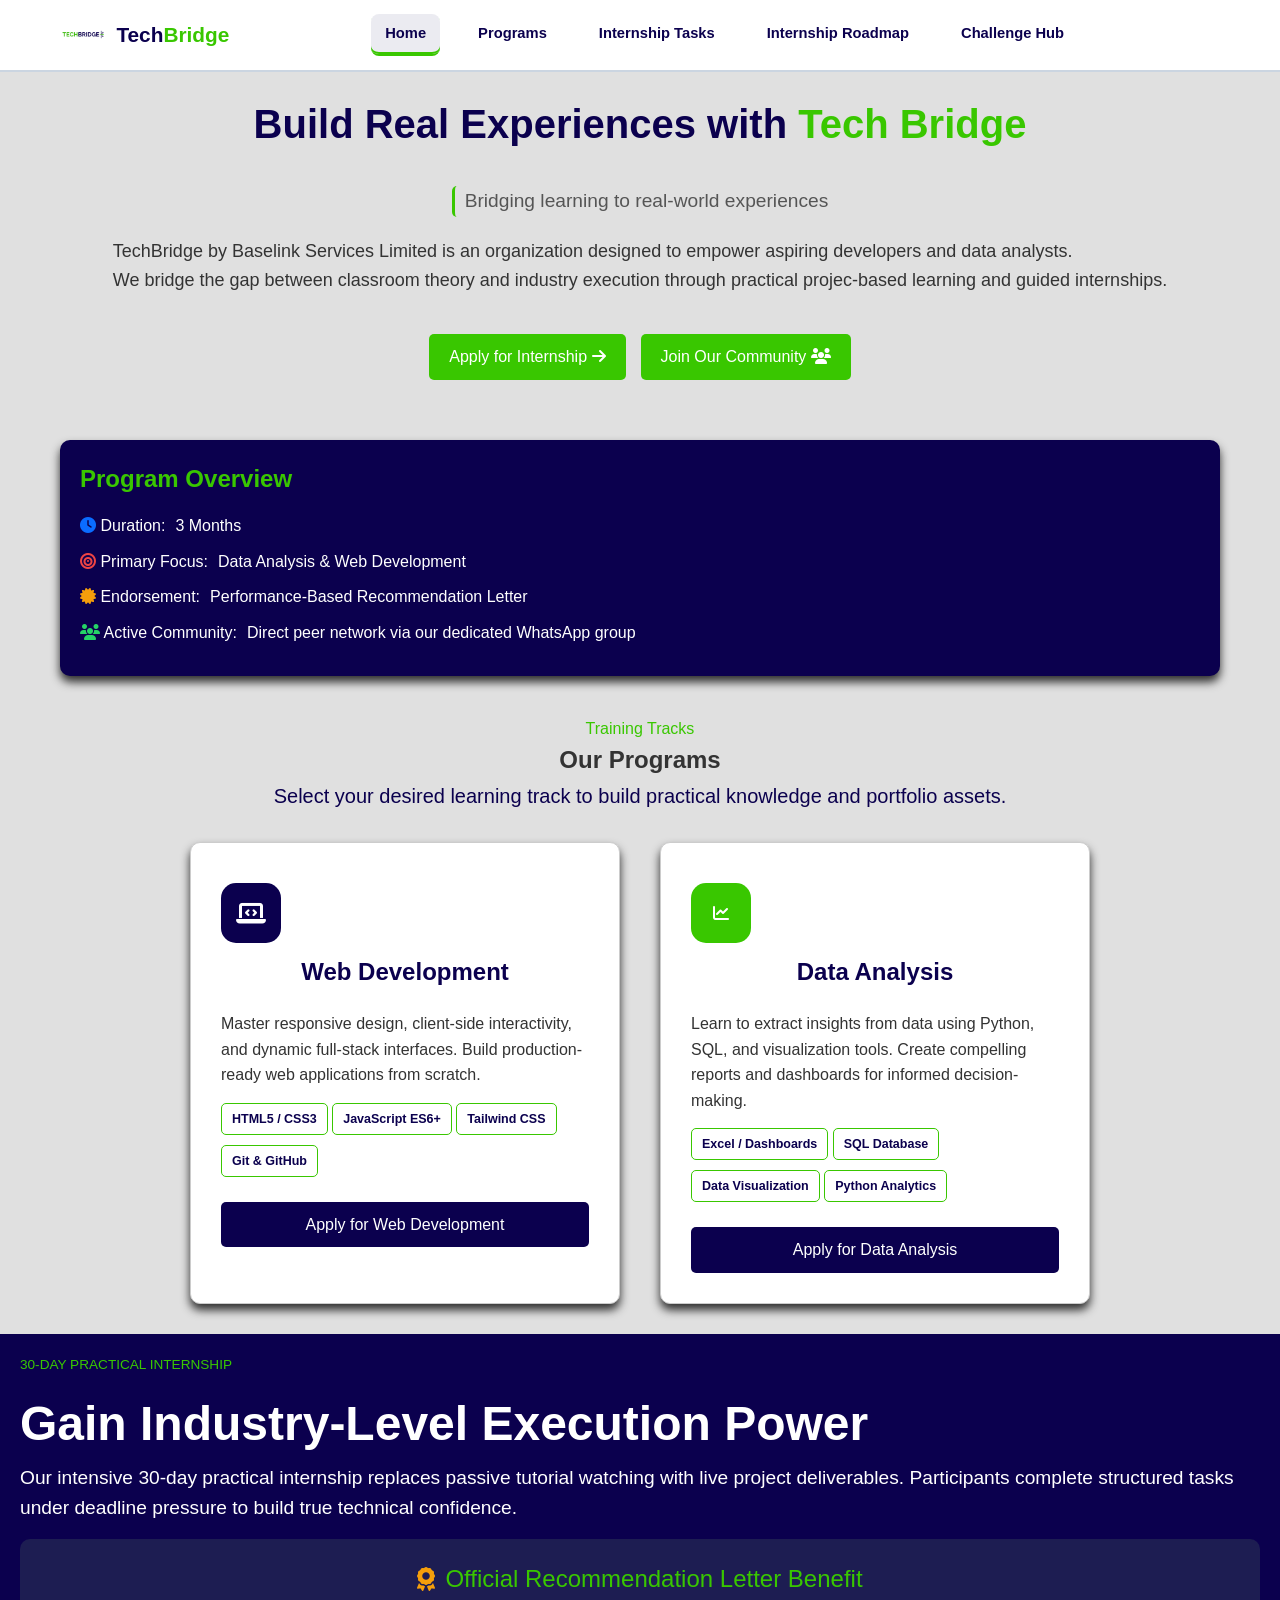
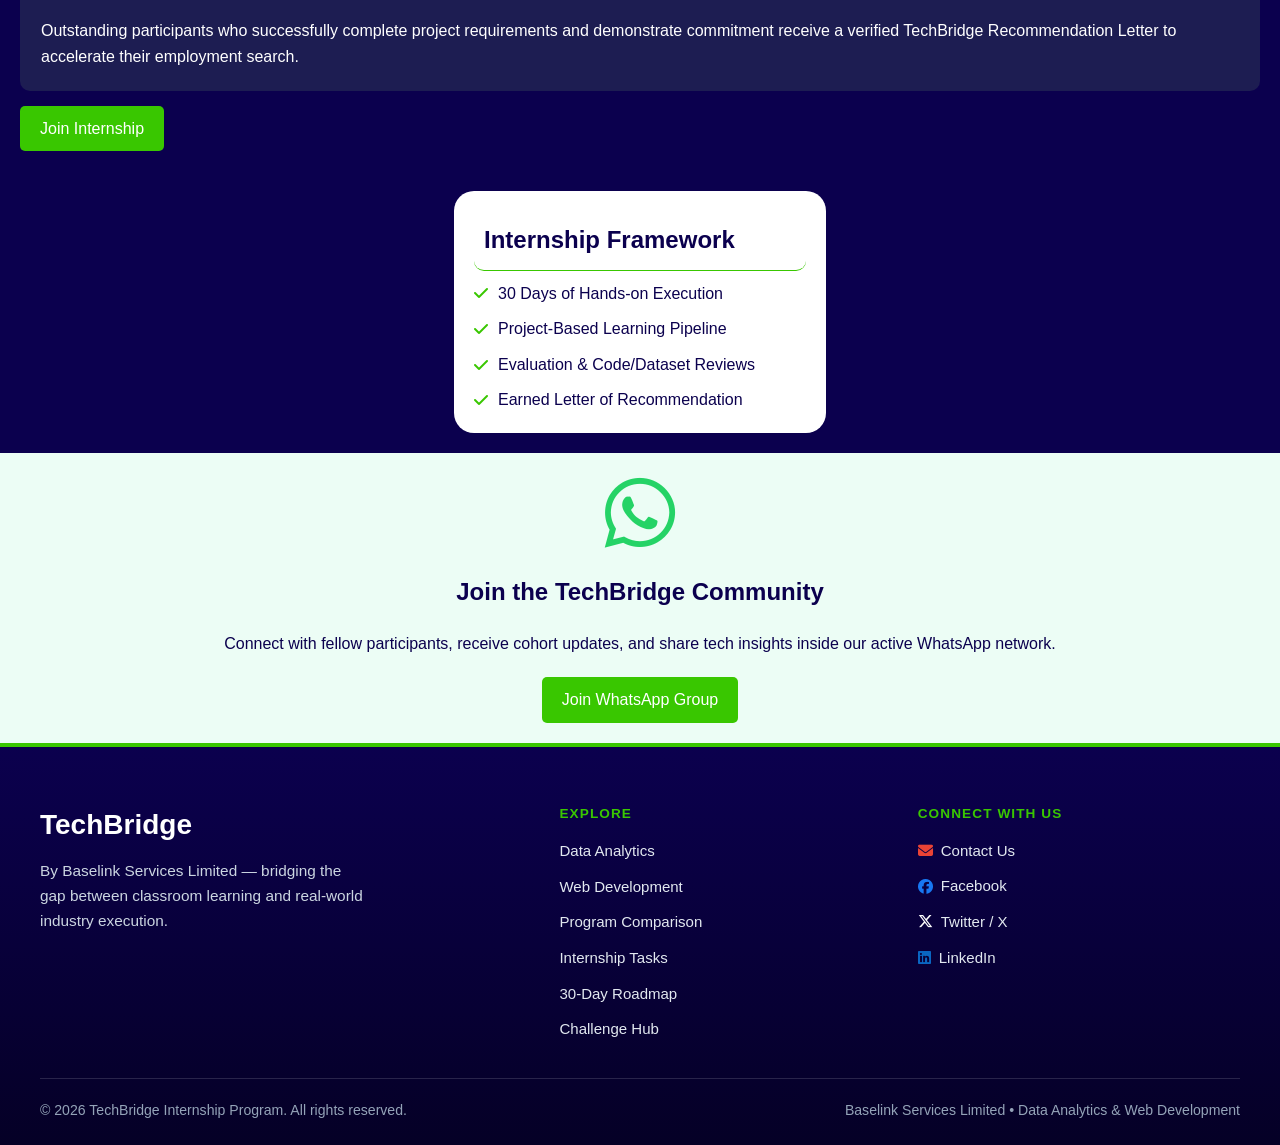
<file: index.html>
<!DOCTYPE html>
<html lang="en">
<head>
    <meta charset="UTF-8">
    <meta name="viewport" content="width=device-width, initial-scale=1.0">
    <link rel="shortcut icon" href="./images/techbridge-logo.png" type="image/x-icon">
    <link rel="stylesheet" href="https://cdnjs.cloudflare.com/ajax/libs/font-awesome/6.5.1/css/all.min.css">
    <title>Tech Bridge – Connecting Technology</title>
    <link rel="stylesheet" href="./index.css">
</head>
<body>
    <header class="navbar">
        <div class="container nav-container">
            <a href="index.html" class="brand" aria-label="TechBridge Home">
                <img src="./images/techbridge-logo.png" alt="TechBridge Logo" class="brand-logo" />
                <span class="brand-text">Tech<span class="brand-accent">Bridge</span></span>
            </a>

            <nav class="nav-links" id="navLinks" aria-label="Main Navigation">
                <a href="index.html" class="nav-link active">Home</a>
                <a href="programs.html" class="nav-link">Programs</a>
                <a href="tasks.html" class="nav-link">Internship Tasks</a>
                <a href="roadmap.html" class="nav-link">Internship Roadmap</a>
                <a href="challenge.html" class="nav-link">Challenge Hub</a>
            </nav>

            <div class="nav-actions">
                <button id="mobileMenuBtn" class="icon-btn mobile-only" aria-label="Toggle Menu" aria-expanded="false">
                    ☰
                </button>
            </div>
        </div>
    </header>

    <section class="hero-section">
        <div class="hero">
            <h1 class="hero-title">Build Real Experiences with <span>Tech Bridge</span></h1>
            <p class="tagline">Bridging learning to real-world experiences</p>          
            <div class="hero-content">
                <p class="hero-description">
                    TechBridge by Baselink Services Limited is an organization designed to empower aspiring developers and data analysts. <br> We bridge the gap between classroom theory and industry execution through practical projec-based learning and guided internships.
                </p>
            </div>
            <div class="hero-buttons">
                <a target="_blank" href="https://forms.gle/8EbdSy5ttGfLZfjv5?utm_source=chatgpt.com" class="hero-button">Apply for Internship <i class="fa-solid fa-arrow-right"></i></a>
                <a target="_blank" href="https://chat.whatsapp.com/FqpBvYS4oaK32cXDxc8JIS?utm_source=chatgpt.com" class="hero-button"> Join Our Community <i class="fa-solid fa-users fa-com"></i></a>
            </div>
        </div>
    </section>

    <section class="overview-section">
        <div class="overview">
            <h2>Program Overview</h2>
            <div>
                <p><i class="fa-solid fa-clock"></i> Duration:</p>
                <p>3 Months</p>
            </div>
                
            <div>
                <p><i class="fa-solid fa-bullseye"></i> Primary Focus:</p>
                <p>Data Analysis & Web Development</p>
            </div>
                
            <div>
                <p><i class="fa-solid fa-certificate"></i> Endorsement:</p>
                <p>Performance-Based Recommendation Letter</p>
            </div>
                
            <div>
                <p><i class="fa-solid fa-users icon"></i> Active Community:</p>
                <p>Direct peer network via our dedicated WhatsApp group</p>
            </div>
        </div>
    </section>

    <section class="programs-section">
        <div class="programs">
            <div class="programs-header">
                <p class="program-header-tag">Training Tracks</p>
                <h2>Our Programs</h2>
                <p class="program-header-description">Select your desired learning track to build practical knowledge and portfolio assets.</p>
            </div>

            <div class="program-cards">
                <div class="program-card">
                    <div class="program-icon">
                        <i class="fa-solid fa-laptop-code"></i>
                    </div>
                    <div class="program-card-data">
                        <p class="program-card-title">Web Development</p>
                        <p class="program-card-description">Master responsive design, client-side interactivity, and dynamic full-stack interfaces. Build production-ready web applications from scratch.</p>
                        <div class="program-card-skills">
                            <span>HTML5 / CSS3</span>
                            <span>JavaScript ES6+</span>
                            <span>Tailwind CSS</span>
                            <span>Git & GitHub</span>
                        </div>
                        <a target="_blank" href="https://forms.gle/8EbdSy5ttGfLZfjv5?utm_source=chatgpt.com" class="program-card-button">Apply for Web Development</a>
                    </div>
                </div>

                <div class="program-card">
                    <div class="program-icon-data">
                        <i class="fa-solid fa-chart-line"></i>
                    </div>
                    <div class="program-card-data">
                        <p class="program-card-title">Data Analysis</p>
                        <p class="program-card-description">Learn to extract insights from data using Python, SQL, and visualization tools. Create compelling reports and dashboards for informed decision-making.</p>
                        <div class="program-card-skills">
                            <span>Excel / Dashboards</span>
                            <span>SQL Database</span>
                            <span>Data Visualization</span>
                            <span>Python Analytics</span>
                        </div>
                        <a target="_blank" href="https://forms.gle/8EbdSy5ttGfLZfjv5?utm_source=chatgpt.com" class="program-card-button">Apply for Data Analysis</a>
                    </div>
                </div>
            </div>
        </div>
    </section>

    <section class="internship-section">
        <div class="internship">
            <p class="internship-title">30-Day Practical Internship</p>
            <h2>Gain Industry-Level Execution Power</h2>
            <p class="internship-description">Our intensive 30-day practical internship replaces passive tutorial watching with live project deliverables. Participants complete structured tasks under deadline pressure to build true technical confidence.</p>
            <div class="internship-benefits">
                <div class="internship-benefit-header">
                    <i class="fa-solid fa-award icon"></i>
                    <p>Official Recommendation Letter Benefit</p>
                </div>
                <div class="internship-benefit">
                    <p>Outstanding participants who successfully complete project requirements and demonstrate commitment receive a verified TechBridge Recommendation Letter to accelerate their employment search.</p>
                </div>
            </div>
            <a target="_blank" href="https://forms.gle/8EbdSy5ttGfLZfjv5?utm_source=chatgpt.com" class="hero-button">Join Internship</a>
        </div>

        <div class="internship-framework">
            <div>
                <h3>Internship Framework</h3>
            </div>    
            <div class="framework-benefits">
                <div class="framework-benefit">
                    <i class="fa-solid fa-check icon"></i>
                    <p>30 Days of Hands-on Execution</p>
                </div>
                <div class="framework-benefit">
                    <i class="fa-solid fa-check icon"></i>
                    <p>Project-Based Learning Pipeline</p>
                </div>
                <div class="framework-benefit">
                    <i class="fa-solid fa-check icon"></i>
                    <p>Evaluation & Code/Dataset Reviews</p>
                </div>
                <div class="framework-benefit">
                    <i class="fa-solid fa-check icon"></i>
                    <p>Earned Letter of Recommendation</p>
                </div>
            </div>
        </div>
    </section>

    <section class="connect-section">
        <div class="connect">
            <i class="fa-brands fa-whatsapp"></i> 
            <h2>Join the TechBridge Community</h2>
            <p>Connect with fellow participants, receive cohort updates, and share tech insights inside our active WhatsApp network.</p>
            <a target="_blank" href="https://chat.whatsapp.com/FqpBvYS4oaK32cXDxc8JIS?utm_source=chatgpt.com" class="hero-button">Join WhatsApp Group</a>
        </div>
    </section>

    <footer class="footer-section">
        <div class="footer-container">
            <div class="footer-grid">
                <div>
                    <h2 class="footer-brand-title">Tech<span>Bridge</span></h2>
                    <p class="footer-tagline">
                        By Baselink Services Limited — bridging the gap between classroom learning and real-world industry execution.
                    </p>
                </div>

                <div>
                    <h3 class="footer-heading">Explore</h3>
                    <ul class="footer-nav-list">
                        <li><a href="programs.html#tracks">Data Analytics</a></li>
                        <li><a href="programs.html#tracks">Web Development</a></li>
                        <li><a href="programs.html#compare">Program Comparison</a></li>
                        <li><a href="tasks.html">Internship Tasks</a></li>
                        <li><a href="roadmap.html">30-Day Roadmap</a></li>
                        <li><a href="challenge.html">Challenge Hub</a></li>
                    </ul>
                </div>

                <div>
                    <h3 class="footer-heading">Connect With Us</h3>
                    <ul class="footer-nav-list">
                        <li>
                            <a target="_blank" href="mailto:techbridgebaslink@gmail.com">
                                <i class="fa-solid fa-envelope icon"></i> Contact Us
                            </a>
                        </li>
                        <li>
                            <a target="_blank" href="https://www.facebook.com/p/Baselink-Services-100066771475783/">
                                <i class="fa-brands fa-facebook icon"></i> Facebook
                            </a>
                        </li>
                        <li>
                            <a target="_blank" href="https://twitter.com/techbridge">
                                <i class="fa-brands fa-x-twitter icon"></i> Twitter / X
                            </a>
                        </li>
                        <li>
                            <a target="_blank" href="https://www.linkedin.com/company/techbridge-services/">
                                <i class="fa-brands fa-linkedin icon"></i> LinkedIn
                            </a>
                        </li>
                    </ul>
                </div>
            </div>

            <div class="footer-bottom">
                <p>&copy; 2026 TechBridge Internship Program. All rights reserved.</p>
                <p>Baselink Services Limited &bull; Data Analytics &amp; Web Development</p>
            </div>
        </div>
    </footer>
</body>
</html>
</file>
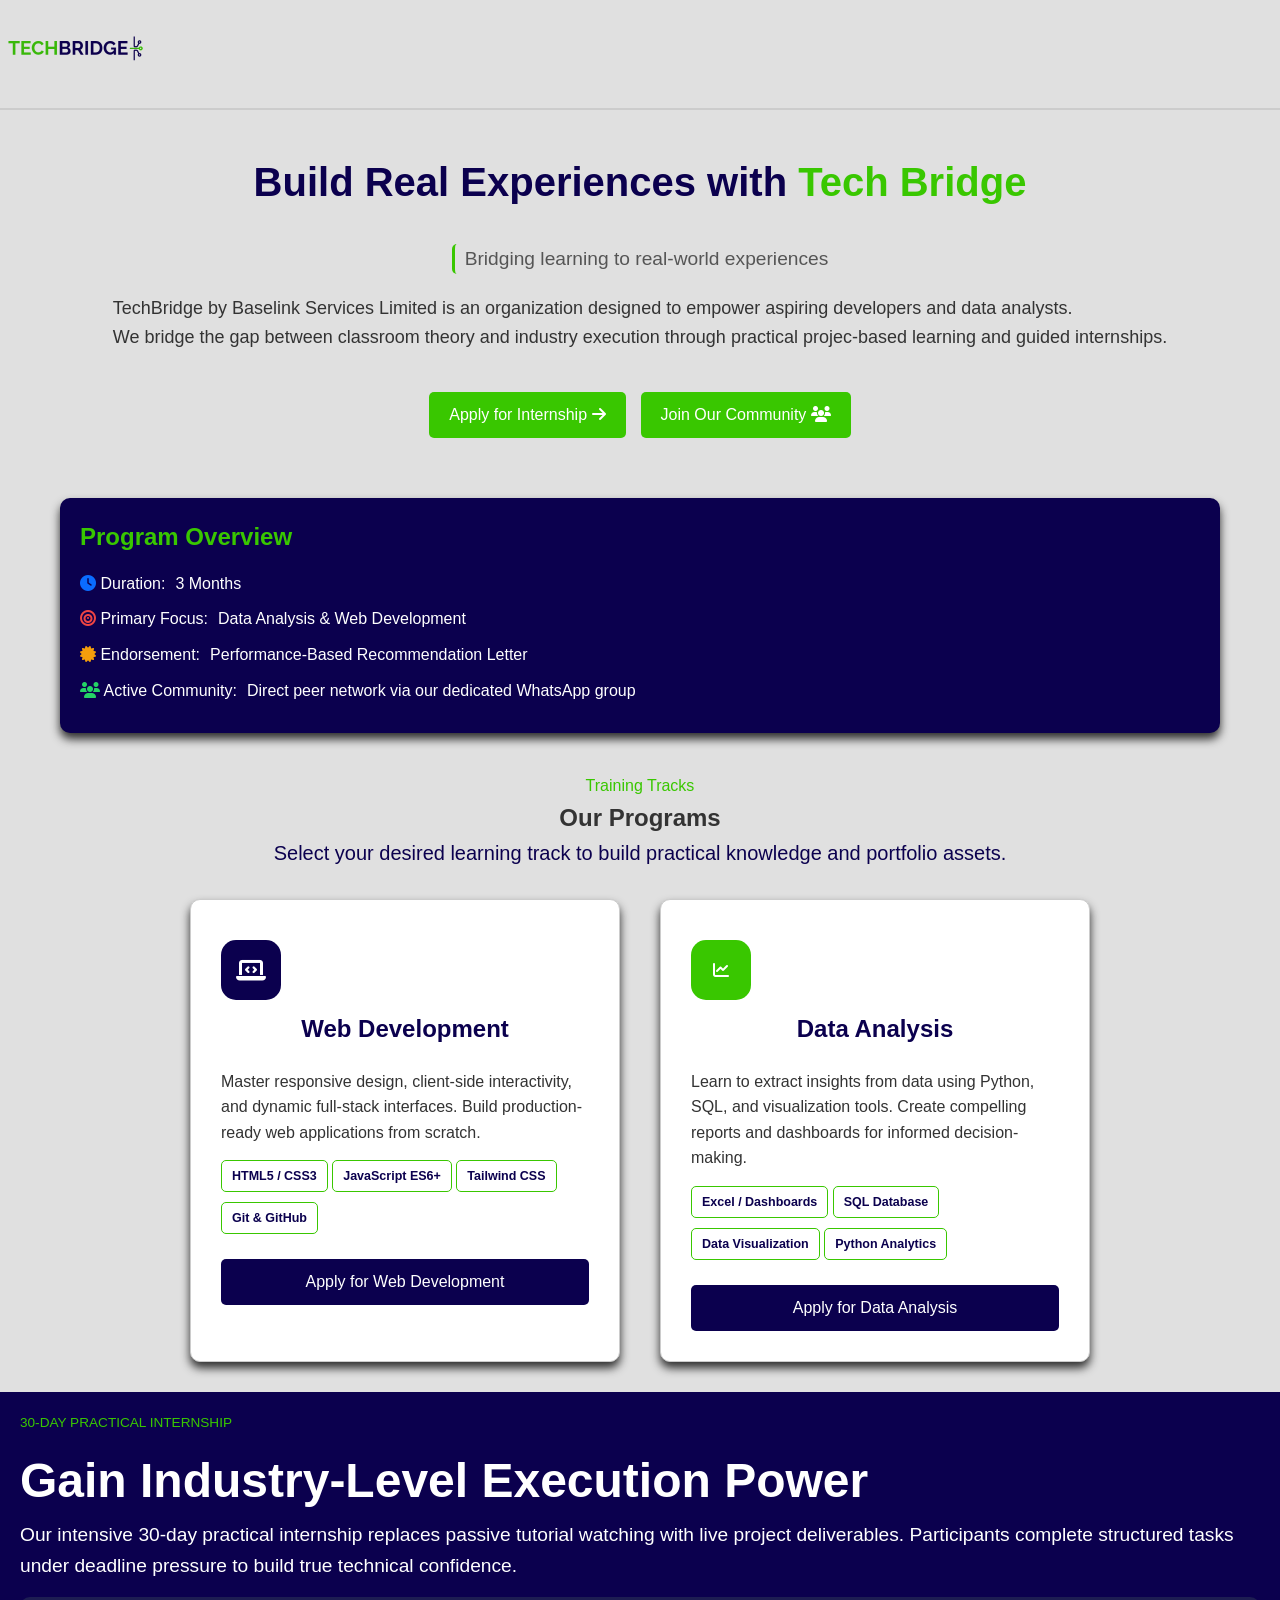
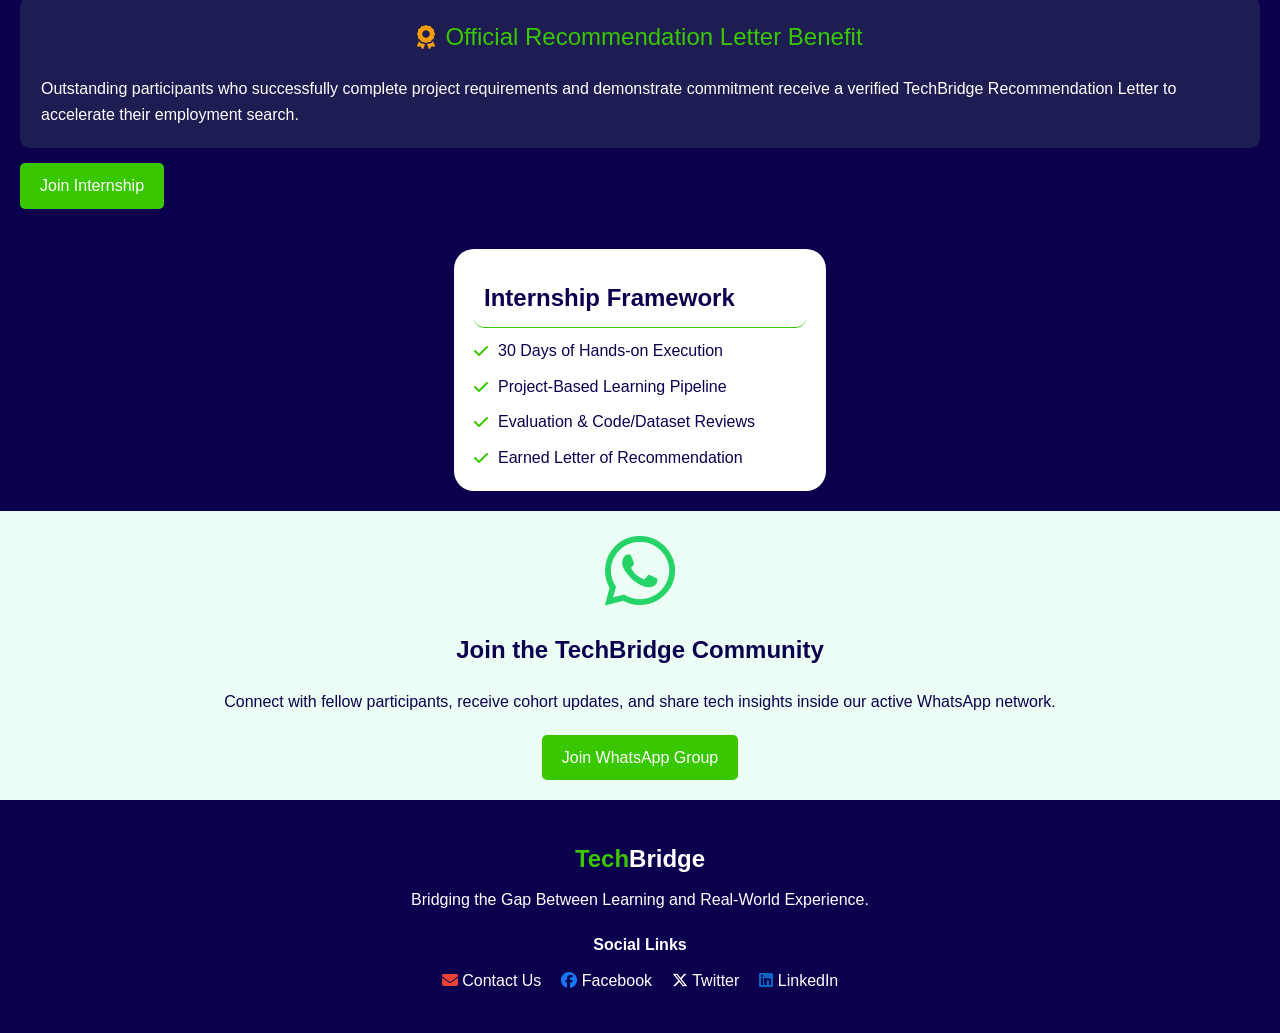
<file: HomePage/index.html>
<!DOCTYPE html>
<html lang="en">
<head>
    <meta charset="UTF-8">
    <meta name="viewport" content="width=device-width, initial-scale=1.0">
    <link rel="shortcut icon" href="./images/techbridge-logo.png" type="image/x-icon">
    <link rel="stylesheet" href="https://cdnjs.cloudflare.com/ajax/libs/font-awesome/6.5.1/css/all.min.css">
    <title>Tech Bridge – Connecting Technology</title>
    <link rel="stylesheet" href="./index.css">
</head>
<body>
    <header>
        <a href="#" class="logo">
            <img src="./images/techbridge-logo.png" alt="Tech Bridge Logo" width="150" height="100" style="object-fit: cover;">
        </a>
    </header>

    <section class="hero-section">
        <div class="hero">
            <h1 class="hero-title">Build Real Experiences with <span>Tech Bridge</span></h1>
            <p class="tagline">Bridging learning to real-world experiences</p>          
            <div class="hero-content">
                <p class="hero-description">
                    TechBridge by Baselink Services Limited is an organization designed to empower aspiring developers and data analysts. <br> We bridge the gap between classroom theory and industry execution through practical projec-based learning and guided internships.
                </p>
            </div>
            <div class="hero-buttons">
                <a target="_blank" href="https://forms.gle/8EbdSy5ttGfLZfjv5?utm_source=chatgpt.com" class="hero-button">Apply for Internship <i class="fa-solid fa-arrow-right"></i></a>
                <a target="_blank" href="https://chat.whatsapp.com/FqpBvYS4oaK32cXDxc8JIS?utm_source=chatgpt.com" class="hero-button"> Join Our Community <i class="fa-solid fa-users fa-com"></i></a>
            </div>
        </div>
    </section>

    <section class="overview-section">
        <div class="overview">
            <h2>Program Overview</h2>
            <div>
                <p><i class="fa-solid fa-clock"></i> Duration:</p>
                <p>3 Months</p>
            </div>
                
            <div>
                <p><i class="fa-solid fa-bullseye"></i> Primary Focus:</p>
                <p>Data Analysis & Web Development</p>
            </div>
                
            <div>
                <p><i class="fa-solid fa-certificate"></i> Endorsement:</p>
                <p>Performance-Based Recommendation Letter</p>
            </div>
                
            <div>
                <p><i class="fa-solid fa-users icon"></i> Active Community:</p>
                <p>Direct peer network via our dedicated WhatsApp group</p>
            </div>
        </div>
    </section>

    <section class="programs-section">
        <div class="programs">
            <div class="programs-header">
                <p class="program-header-tag">Training Tracks</p>
                <h2>Our Programs</h2>
                <p class="program-header-description">Select your desired learning track to build practical knowledge and portfolio assets.</p>
            </div>

            <div class="program-cards">
                <div class="program-card">
                    <div class="program-icon">
                        <i class="fa-solid fa-laptop-code"></i>
                    </div>
                    <div class="program-card-data">
                        <p class="program-card-title">Web Development</p>
                        <p class="program-card-description">Master responsive design, client-side interactivity, and dynamic full-stack interfaces. Build production-ready web applications from scratch.</p>
                        <div class="program-card-skills">
                            <span>HTML5 / CSS3</span>
                            <span>JavaScript ES6+</span>
                            <span>Tailwind CSS</span>
                            <span>Git & GitHub</span>
                        </div>
                        <a target="_blank" href="https://forms.gle/8EbdSy5ttGfLZfjv5?utm_source=chatgpt.com" class="program-card-button">Apply for Web Development</a>
                    </div>
                </div>

                <div class="program-card">
                    <div class="program-icon-data">
                        <i class="fa-solid fa-chart-line"></i>
                    </div>
                    <div class="program-card-data">
                        <p class="program-card-title">Data Analysis</p>
                        <p class="program-card-description">Learn to extract insights from data using Python, SQL, and visualization tools. Create compelling reports and dashboards for informed decision-making.</p>
                        <div class="program-card-skills">
                            <span>Excel / Dashboards</span>
                            <span>SQL Database</span>
                            <span>Data Visualization</span>
                            <span>Python Analytics</span>
                        </div>
                        <a target="_blank" href="https://forms.gle/8EbdSy5ttGfLZfjv5?utm_source=chatgpt.com" class="program-card-button">Apply for Data Analysis</a>
                    </div>
                </div>
            </div>
        </div>
    </section>

    <section class="internship-section">
        <div class="internship">
            <p class="internship-title">30-Day Practical Internship</p>
            <h2>Gain Industry-Level Execution Power</h2>
            <p class="internship-description">Our intensive 30-day practical internship replaces passive tutorial watching with live project deliverables. Participants complete structured tasks under deadline pressure to build true technical confidence.</p>
            <div class="internship-benefits">
                <div class="internship-benefit-header">
                    <i class="fa-solid fa-award icon"></i>
                    <p>Official Recommendation Letter Benefit</p>
                </div>
                <div class="internship-benefit">
                    <p>Outstanding participants who successfully complete project requirements and demonstrate commitment receive a verified TechBridge Recommendation Letter to accelerate their employment search.</p>
                </div>
            </div>
            <a target="_blank" href="https://forms.gle/8EbdSy5ttGfLZfjv5?utm_source=chatgpt.com" class="hero-button">Join Internship</a>
        </div>

        <div class="internship-framework">
            <div>
                <h3>Internship Framework</h3>
            </div>    
            <div class="framework-benefits">
                <div class="framework-benefit">
                    <i class="fa-solid fa-check icon"></i>
                    <p>30 Days of Hands-on Execution</p>
                </div>
                <div class="framework-benefit">
                    <i class="fa-solid fa-check icon"></i>
                    <p>Project-Based Learning Pipeline</p>
                </div>
                <div class="framework-benefit">
                    <i class="fa-solid fa-check icon"></i>
                    <p>Evaluation & Code/Dataset Reviews</p>
                </div>
                <div class="framework-benefit">
                    <i class="fa-solid fa-check icon"></i>
                    <p>Earned Letter of Recommendation</p>
                </div>
            </div>
        </div>
    </section>

    <section class="connect-section">
        <div class="connect">
            <i class="fa-brands fa-whatsapp"></i> 
            <h2>Join the TechBridge Community</h2>
            <p>Connect with fellow participants, receive cohort updates, and share tech insights inside our active WhatsApp network.</p>
            <a target="_blank" href="https://chat.whatsapp.com/FqpBvYS4oaK32cXDxc8JIS?utm_source=chatgpt.com" class="hero-button">Join WhatsApp Group</a>
        </div>
    </section>

    <section class="footer-section">
        <footer>
            <h2>Tech<span>Bridge</span></h2>
            <p>Bridging the Gap Between Learning and Real-World Experience.</p>
            <div class="footer-links">
                <p>Social Links</p>
                <ul class="footer-social-links">
                    <li>
                        <a target="_blank" href="mailto:techbridgebaslink@gmail.com">
                        <i class="fa-solid fa-envelope icon"></i> Contact Us
                        </a>
                    </li>
                    <li>
                        <a target="_blank" href="https://www.facebook.com/p/Baselink-Services-100066771475783/">
                        <i class="fa-brands fa-facebook icon"></i> Facebook
                        </a>
                    </li>
                    <li>
                        <a target="_blank" href="https://twitter.com/techbridge">
                        <i class="fa-brands fa-x-twitter icon"></i> Twitter
                        </a>
                    </li>
                    <li>
                        <a target="_blank" href="https://www.linkedin.com/company/techbridge-services/">
                        <i class="fa-brands fa-linkedin icon"></i> LinkedIn
                        </a>
                    </li>
                </ul>
            </div>
        </footer>
    </section>
</body>
</html>
</file>
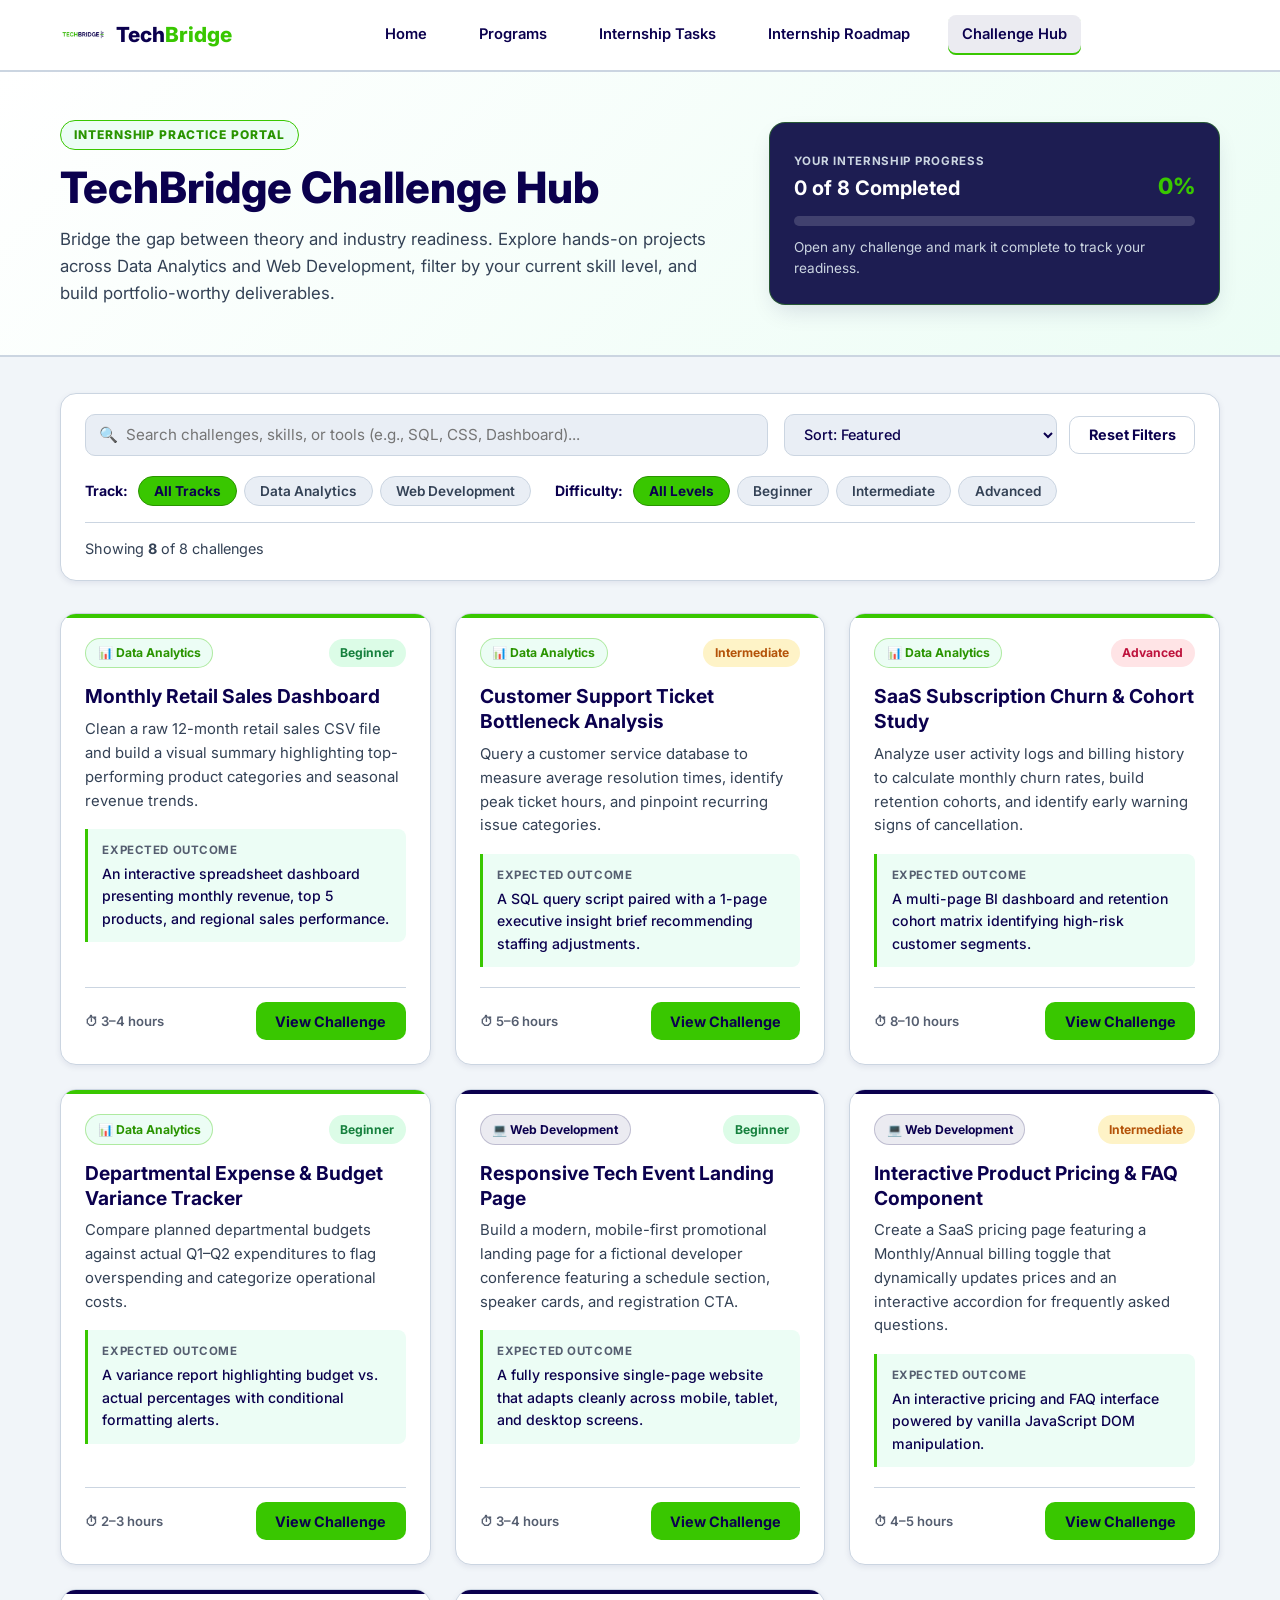
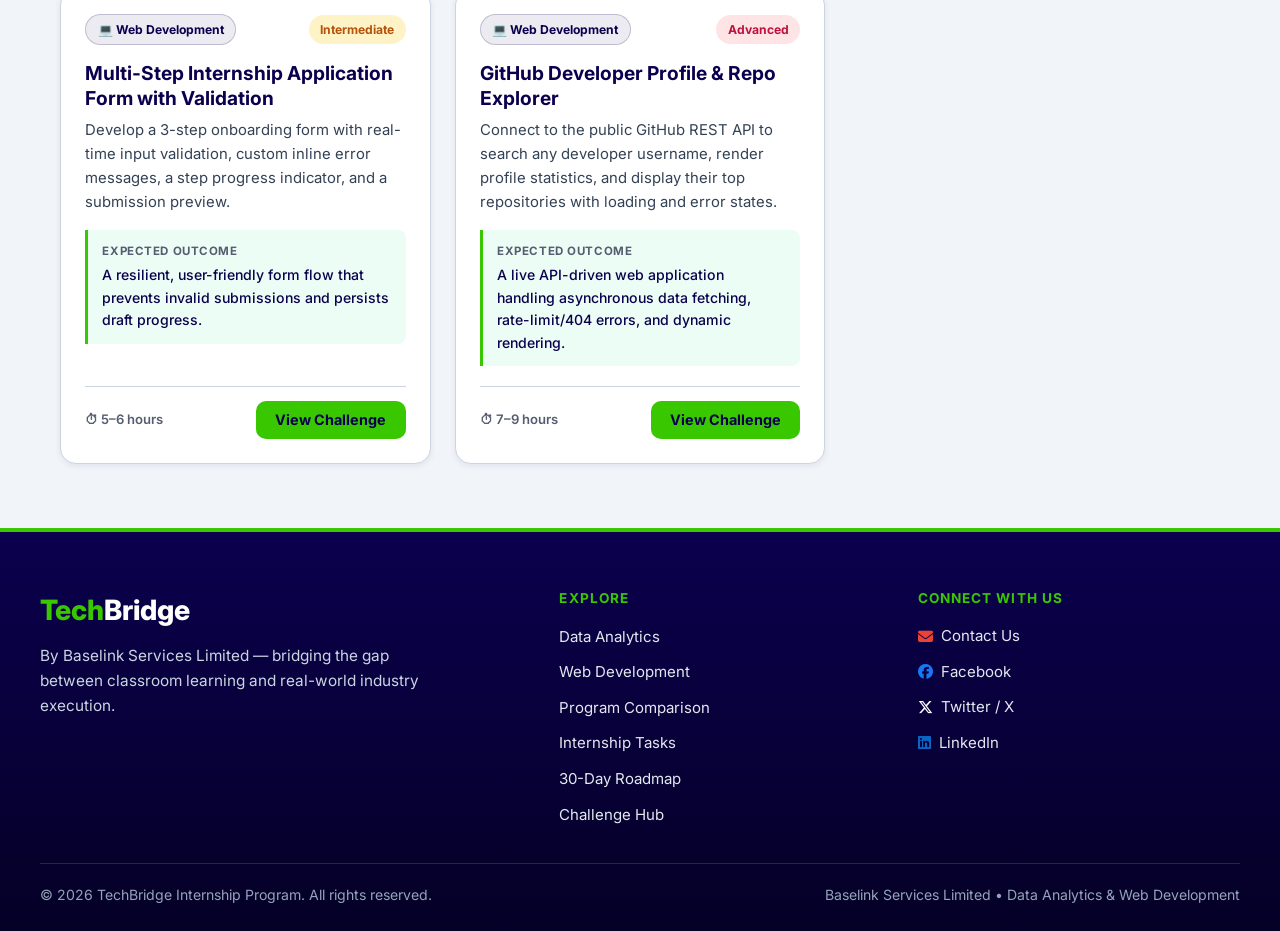
<file: challenge.html>
<!DOCTYPE html>
<html lang="en">
<head>
    <meta charset="UTF-8" />
    <meta name="viewport" content="width=device-width, initial-scale=1.0" />
    <title>TechBridge | Intern Challenge Hub</title>
    <link rel="preconnect" href="https://fonts.googleapis.com">
    <link rel="preconnect" href="https://fonts.gstatic.com" crossorigin>
    <link href="https://fonts.googleapis.com/css2?family=Inter:wght@400;500;600;700;800&display=swap" rel="stylesheet">
    <link rel="stylesheet" href="https://cdnjs.cloudflare.com/ajax/libs/font-awesome/6.5.2/css/all.min.css">
    <link rel="shortcut icon" href="./images/techbridge-logo.png" type="image/x-icon">
    <link rel="stylesheet" href="challenge.css" />
</head>
<body>
    <header class="navbar">
        <div class="container nav-container">
            <a href="index.html" class="brand" aria-label="TechBridge Home">
                <img src="./images/techbridge-logo.png" alt="TechBridge Logo" class="brand-logo" />
                <span class="brand-text">Tech<span class="brand-accent">Bridge</span></span>
            </a>

            <nav class="nav-links" id="navLinks" aria-label="Main Navigation">
                <a href="index.html" class="nav-link">Home</a>
                <a href="programs.html" class="nav-link">Programs</a>
                <a href="tasks.html" class="nav-link">Internship Tasks</a>
                <a href="roadmap.html" class="nav-link">Internship Roadmap</a>
                <a href="challenge.html" class="nav-link active">Challenge Hub</a>
            </nav>

            <div class="nav-actions">
                <button id="mobileMenuBtn" class="icon-btn mobile-only" aria-label="Toggle Menu" aria-expanded="false">
                    ☰
                </button>
            </div>
        </div>
    </header>

    <section class="hero" id="challenge-hub">
        <div class="container hero-grid">
            <div class="hero-content">
                <span class="eyebrow">INTERNSHIP PRACTICE PORTAL</span>
                <h1>TechBridge Challenge Hub</h1>
                <p class="hero-subtitle">
                    Bridge the gap between theory and industry readiness. Explore hands-on projects across Data Analytics and Web Development, filter by your current skill level, and build portfolio-worthy deliverables.
                </p>
            </div>

            <aside class="progress-card" aria-label="Intern Progress Tracker">
                <div class="progress-header">
                    <div>
                        <span class="progress-label">YOUR INTERNSHIP PROGRESS</span>
                        <h2 class="progress-title" id="progressText">0 of 8 Completed</h2>
                    </div>
                    <span class="progress-percent" id="progressPercent">0%</span>
                </div>
                <div class="progress-bar-bg" role="progressbar" aria-valuenow="0" aria-valuemin="0" aria-valuemax="100" id="progressBarContainer">
                    <div class="progress-bar-fill" id="progressBarFill"></div>
                </div>
                <p class="progress-hint">Open any challenge and mark it complete to track your readiness.</p>
            </aside>
        </div>
    </section>

    <main class="container main-content">
        <section class="controls-panel" aria-label="Challenge Filters">
            <div class="controls-top">
                <div class="search-box">
                    <span class="search-icon" aria-hidden="true">🔍</span>
                    <input
                        type="search"
                        id="searchInput"
                        placeholder="Search challenges, skills, or tools (e.g., SQL, CSS, Dashboard)..."
                        aria-label="Search challenges"
                    />
                </div>

                <div class="sort-and-reset">
                    <label for="sortSelect" class="sr-only">Sort challenges</label>
                    <select id="sortSelect" class="select-control">
                        <option value="default">Sort: Featured</option>
                        <option value="diff-asc">Difficulty: Beginner → Advanced</option>
                        <option value="diff-desc">Difficulty: Advanced → Beginner</option>
                        <option value="name-asc">Name: A → Z</option>
                    </select>

                    <button id="resetFiltersBtn" class="btn btn-outline">Reset Filters</button>
                </div>
            </div>

            <div class="filter-groups">
                <div class="filter-group">
                    <span class="filter-label">Track:</span>
                    <div class="pill-group" role="group" aria-label="Filter by Track" id="trackFilters">
                        <button class="pill active" data-track="All">All Tracks</button>
                        <button class="pill" data-track="Data Analytics">Data Analytics</button>
                        <button class="pill" data-track="Web Development">Web Development</button>
                    </div>
                </div>

                <div class="filter-group">
                    <span class="filter-label">Difficulty:</span>
                    <div class="pill-group" role="group" aria-label="Filter by Difficulty" id="difficultyFilters">
                        <button class="pill active" data-difficulty="All">All Levels</button>
                        <button class="pill" data-difficulty="Beginner">Beginner</button>
                        <button class="pill" data-difficulty="Intermediate">Intermediate</button>
                        <button class="pill" data-difficulty="Advanced">Advanced</button>
                    </div>
                </div>
            </div>

            <div class="results-bar">
                <p id="resultsCount" aria-live="polite">Showing <strong>8</strong> challenges</p>
            </div>
        </section>

        <section class="challenges-grid" id="challengesGrid" aria-label="Challenges List">
            <!-- Cards injected dynamically by challenge.js -->
        </section>

        <div class="empty-state hidden" id="emptyState">
            <div class="empty-icon">🧭</div>
            <h3>No matching challenges found</h3>
            <p>Try clearing your search terms or resetting the track and difficulty filters.</p>
            <button id="emptyResetBtn" class="btn btn-primary">Reset All Filters</button>
        </div>
    </main>

    <div class="modal-backdrop hidden" id="challengeModal" role="dialog" aria-modal="true" aria-labelledby="modalTitle">
        <div class="modal-card">
            <div class="modal-header">
                <div class="modal-badges">
                    <span class="badge" id="modalTrackBadge">Track</span>
                    <span class="badge" id="modalDiffBadge">Difficulty</span>
                </div>
                <button class="close-btn" id="closeModalBtn" aria-label="Close modal">&times;</button>
            </div>

            <div class="modal-body">
                <h2 id="modalTitle">Challenge Name</h2>
                <p class="modal-time" id="modalTime">⏱ Estimated Time: 3–4 hours</p>

                <div class="modal-section">
                    <h3>🎯 Challenge Objective</h3>
                    <p id="modalObjective"></p>
                </div>

                <div class="modal-two-col">
                    <div class="modal-section">
                        <h3>🛠️ Skills Required</h3>
                        <ul class="tag-list" id="modalSkills"></ul>
                    </div>

                    <div class="modal-section">
                        <h3>💻 Recommended Tools</h3>
                        <ul class="tag-list" id="modalTools"></ul>
                    </div>
                </div>

                <div class="modal-section">
                    <h3>📦 What You Need to Produce</h3>
                    <ul class="deliverables-list" id="modalDeliverables"></ul>
                </div>

                <div class="modal-outcome-box">
                    <h3>✅ Expected Result</h3>
                    <p id="modalExpectedResult"></p>
                </div>
            </div>

            <div class="modal-footer">
                <button id="copyBriefBtn" class="btn btn-outline">📋 Copy Challenge Brief</button>
                <button id="toggleCompleteBtn" class="btn btn-primary">Mark as Completed</button>
            </div>
        </div>
    </div>

    <div id="toast" class="toast" role="status" aria-live="polite"></div>

    <footer class="footer-section">
        <div class="footer-container">
            <div class="footer-grid">
                <div>
                    <h2 class="footer-brand-title">Tech<span>Bridge</span></h2>
                    <p class="footer-tagline">
                        By Baselink Services Limited — bridging the gap between classroom learning and real-world industry execution.
                    </p>
                </div>

                <div>
                    <h3 class="footer-heading">Explore</h3>
                    <ul class="footer-nav-list">
                        <li><a href="programs.html#tracks">Data Analytics</a></li>
                        <li><a href="programs.html#tracks">Web Development</a></li>
                        <li><a href="programs.html#compare">Program Comparison</a></li>
                        <li><a href="tasks.html">Internship Tasks</a></li>
                        <li><a href="roadmap.html">30-Day Roadmap</a></li>
                        <li><a href="challenge.html">Challenge Hub</a></li>
                    </ul>
                </div>

                <div>
                    <h3 class="footer-heading">Connect With Us</h3>
                    <ul class="footer-nav-list">
                        <li>
                            <a target="_blank" href="mailto:techbridgebaslink@gmail.com">
                                <i class="fa-solid fa-envelope icon"></i> Contact Us
                            </a>
                        </li>
                        <li>
                            <a target="_blank" href="https://www.facebook.com/p/Baselink-Services-100066771475783/">
                                <i class="fa-brands fa-facebook icon"></i> Facebook
                            </a>
                        </li>
                        <li>
                            <a target="_blank" href="https://twitter.com/techbridge">
                                <i class="fa-brands fa-x-twitter icon"></i> Twitter / X
                            </a>
                        </li>
                        <li>
                            <a target="_blank" href="https://www.linkedin.com/company/techbridge-services/">
                                <i class="fa-brands fa-linkedin icon"></i> LinkedIn
                            </a>
                        </li>
                    </ul>
                </div>
            </div>

            <div class="footer-bottom">
                <p>&copy; 2026 TechBridge Internship Program. All rights reserved.</p>
                <p>Baselink Services Limited &bull; Data Analytics &amp; Web Development</p>
            </div>
        </div>
    </footer>

    <script src="challenge.js"></script>
</body>
</html>
</file>
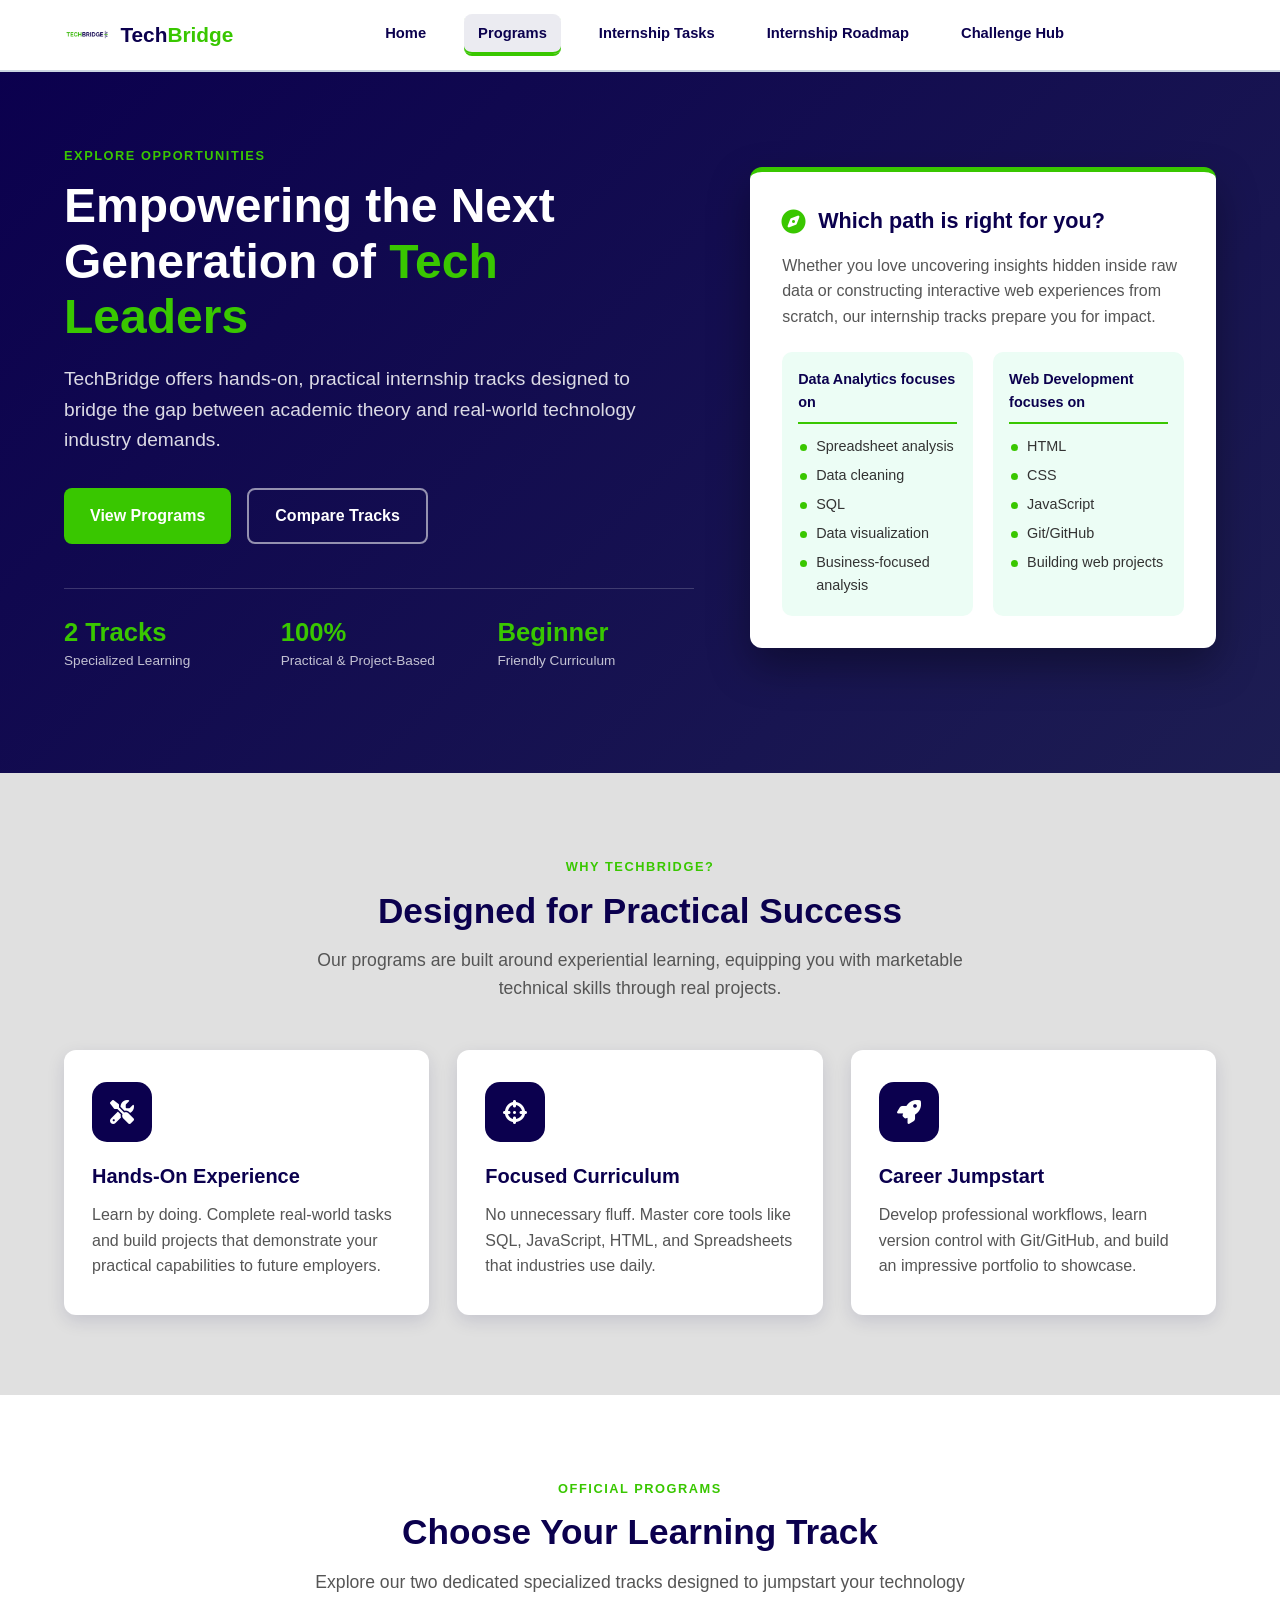
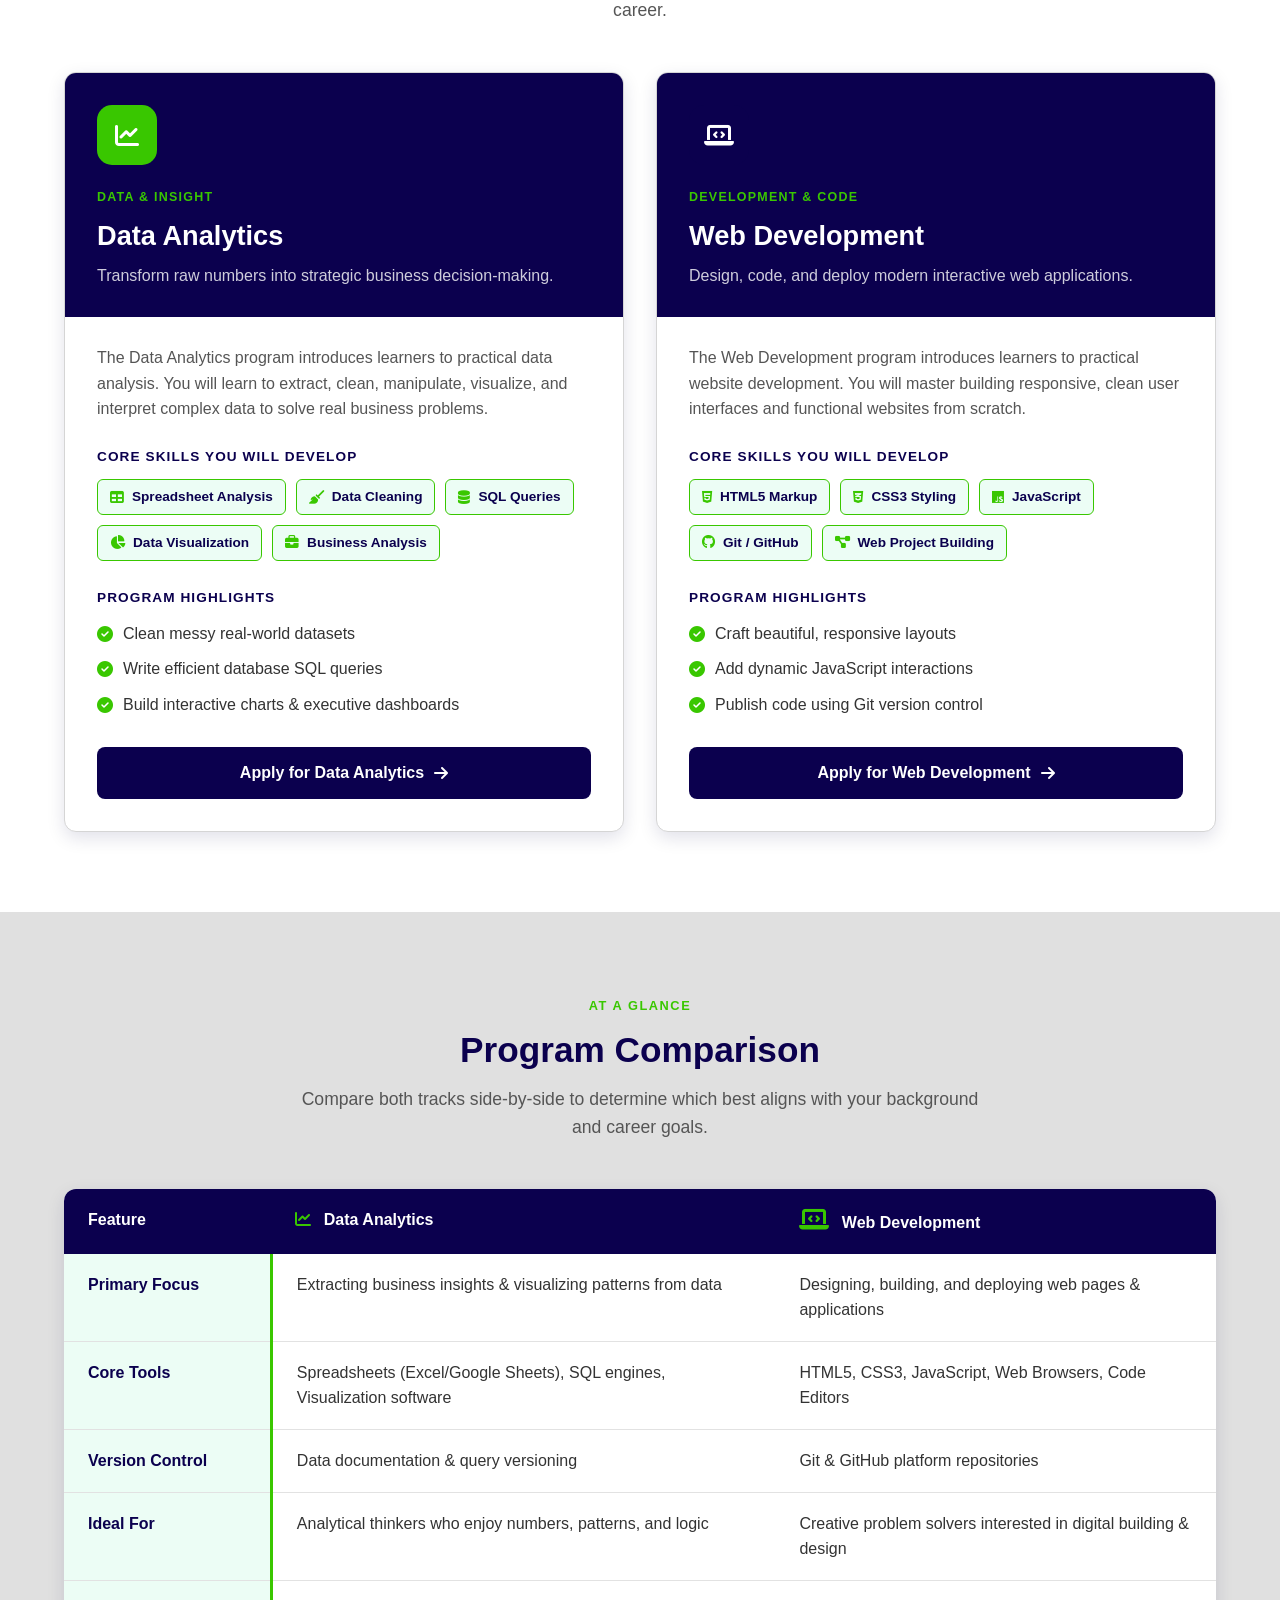
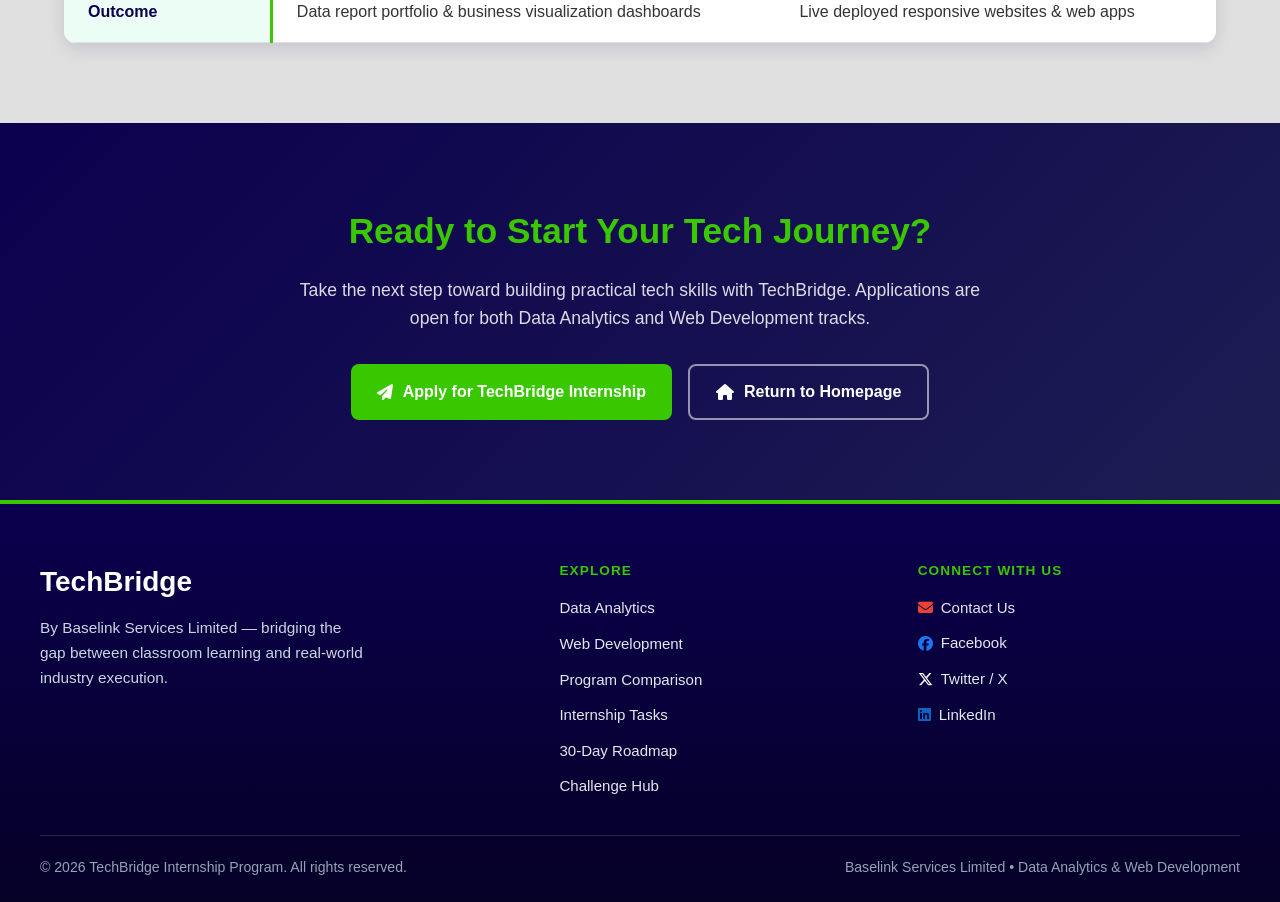
<file: programs.html>
<!DOCTYPE html>
<html lang="en">
<head>
    <meta charset="UTF-8">
    <meta name="viewport" content="width=device-width, initial-scale=1.0">
    <title>Programs | TechBridge</title>
    <link rel="stylesheet" href="https://cdnjs.cloudflare.com/ajax/libs/font-awesome/6.5.2/css/all.min.css">
    <link rel="shortcut icon" href="./images/techbridge-logo.png" type="image/x-icon">
    <link rel="stylesheet" href="index.css">
    <link rel="stylesheet" href="programs.css">
</head>
<body class="programs-page">
    <header class="navbar">
        <div class="container nav-container">
            <a href="index.html" class="brand" aria-label="TechBridge Home">
                <img src="./images/techbridge-logo.png" alt="TechBridge Logo" class="brand-logo" />
                <span class="brand-text">Tech<span class="brand-accent">Bridge</span></span>
            </a>

            <nav class="nav-links" id="navLinks" aria-label="Main Navigation">
                <a href="index.html" class="nav-link">Home</a>
                <a href="programs.html" class="nav-link active">Programs</a>
                <a href="tasks.html" class="nav-link">Internship Tasks</a>
                <a href="roadmap.html" class="nav-link">Internship Roadmap</a>
                <a href="challenge.html" class="nav-link">Challenge Hub</a>
            </nav>

            <div class="nav-actions">
                <button id="mobileMenuBtn" class="icon-btn mobile-only" aria-label="Toggle Menu" aria-expanded="false">
                    ☰
                </button>
            </div>
        </div>
    </header>

    <main>
        <!-- HERO -->
        <section class="pg-hero">
            <div class="container hero-layout">
                <div class="hero-content">
                    <span class="eyebrow">Explore Opportunities</span>
                    <h1>Empowering the Next Generation of <span>Tech Leaders</span></h1>
                    <p class="lead">
                        TechBridge offers hands-on, practical internship tracks designed to bridge the gap between academic theory and real-world technology industry demands.
                    </p>
                    <div class="hero-actions">
                        <a href="#tracks" class="btn btn-primary">View Programs</a>
                        <a href="#compare" class="btn btn-outline">Compare Tracks</a>
                    </div>
                    <div class="hero-stats">
                        <div class="stat">
                            <p class="stat-value">2 Tracks</p>
                            <small>Specialized Learning</small>
                        </div>
                        <div class="stat">
                            <p class="stat-value">100&#37;</p>
                            <small>Practical &amp; Project&#8209;Based</small>
                        </div>
                        <div class="stat">
                            <p class="stat-value">Beginner</p>
                            <small>Friendly Curriculum</small>
                        </div>
                    </div>
                </div>

                <aside class="path-card">
                    <div class="path-card-header">
                        <i class="fa-solid fa-compass"></i>
                        <h2>Which path is right for you?</h2>
                    </div>
                    <p>
                        Whether you love uncovering insights hidden inside raw data or constructing interactive web experiences from scratch, our internship tracks prepare you for impact.
                    </p>
                    <div class="path-lists">
                        <dl>
                            <dt>Data Analytics focuses on</dt>
                            <dd>Spreadsheet analysis</dd>
                            <dd>Data cleaning</dd>
                            <dd>SQL</dd>
                            <dd>Data visualization</dd>
                            <dd>Business-focused analysis</dd>
                        </dl>
                        <dl>
                            <dt>Web Development focuses on</dt>
                            <dd>HTML</dd>
                            <dd>CSS</dd>
                            <dd>JavaScript</dd>
                            <dd>Git/GitHub</dd>
                            <dd>Building web projects</dd>
                        </dl>
                    </div>
                </aside>
            </div>
        </section>

        <!-- WHY TECHBRIDGE -->
        <section class="pg-section why">
            <div class="container">
                <div class="section-heading">
                    <span class="eyebrow">Why TechBridge?</span>
                    <h2>Designed for Practical Success</h2>
                    <p>
                        Our programs are built around experiential learning, equipping you with marketable technical skills through real projects.
                    </p>
                </div>

                <div class="feature-grid">
                    <article class="feature-card">
                        <div class="icon-badge"><i class="fa-solid fa-screwdriver-wrench"></i></div>
                        <h3>Hands-On Experience</h3>
                        <p>Learn by doing. Complete real-world tasks and build projects that demonstrate your practical capabilities to future employers.</p>
                    </article>
                    <article class="feature-card">
                        <div class="icon-badge"><i class="fa-solid fa-crosshairs"></i></div>
                        <h3>Focused Curriculum</h3>
                        <p>No unnecessary fluff. Master core tools like SQL, JavaScript, HTML, and Spreadsheets that industries use daily.</p>
                    </article>
                    <article class="feature-card">
                        <div class="icon-badge"><i class="fa-solid fa-rocket"></i></div>
                        <h3>Career Jumpstart</h3>
                        <p>Develop professional workflows, learn version control with Git/GitHub, and build an impressive portfolio to showcase.</p>
                    </article>
                </div>
            </div>
        </section>

        <!-- TRACKS -->
        <section class="pg-section tracks" id="tracks">
            <div class="container">
                <div class="section-heading">
                    <span class="eyebrow">Official Programs</span>
                    <h2>Choose Your Learning Track</h2>
                    <p>Explore our two dedicated specialized tracks designed to jumpstart your technology career.</p>
                </div>

                <div class="track-grid">
                    <!-- Data Analytics -->
                    <article class="track-card">
                        <div class="track-header">
                            <div class="icon-badge icon-badge-green"><i class="fa-solid fa-chart-line"></i></div>
                            <span class="track-tag">Data &amp; Insight</span>
                            <h3>Data Analytics</h3>
                            <p>Transform raw numbers into strategic business decision-making.</p>
                        </div>
                        <div class="track-body">
                            <p class="track-description">
                                The Data Analytics program introduces learners to practical data analysis. You will learn to extract, clean, manipulate, visualize, and interpret complex data to solve real business problems.
                            </p>

                            <h4>Core Skills You Will Develop</h4>
                            <ul class="skill-list">
                                <li><i class="fa-solid fa-table"></i> Spreadsheet Analysis</li>
                                <li><i class="fa-solid fa-broom"></i> Data Cleaning</li>
                                <li><i class="fa-solid fa-database"></i> SQL Queries</li>
                                <li><i class="fa-solid fa-chart-pie"></i> Data Visualization</li>
                                <li><i class="fa-solid fa-briefcase"></i> Business Analysis</li>
                            </ul>

                            <h4>Program Highlights</h4>
                            <ul class="highlight-list">
                                <li><i class="fa-solid fa-circle-check"></i> Clean messy real-world datasets</li>
                                <li><i class="fa-solid fa-circle-check"></i> Write efficient database SQL queries</li>
                                <li><i class="fa-solid fa-circle-check"></i> Build interactive charts &amp; executive dashboards</li>
                            </ul>

                            <a href="https://forms.gle/8EbdSy5ttGfLZfjv5?utm_source=chatgpt.com" type="button" class="track-btn">Apply for Data Analytics <i class="fa-solid fa-arrow-right"></i></a>
                        </div>
                    </article>

                    <!-- Web Development -->
                    <article class="track-card">
                        <div class="track-header">
                            <div class="icon-badge"><i class="fa-solid fa-laptop-code"></i></div>
                            <span class="track-tag">Development &amp; Code</span>
                            <h3>Web Development</h3>
                            <p>Design, code, and deploy modern interactive web applications.</p>
                        </div>
                        <div class="track-body">
                            <p class="track-description">
                                The Web Development program introduces learners to practical website development. You will master building responsive, clean user interfaces and functional websites from scratch.
                            </p>

                            <h4>Core Skills You Will Develop</h4>
                            <ul class="skill-list">
                                <li><i class="fa-brands fa-html5"></i> HTML5 Markup</li>
                                <li><i class="fa-brands fa-css3-alt"></i> CSS3 Styling</li>
                                <li><i class="fa-brands fa-js"></i> JavaScript</li>
                                <li><i class="fa-brands fa-github"></i> Git / GitHub</li>
                                <li><i class="fa-solid fa-diagram-project"></i> Web Project Building</li>
                            </ul>

                            <h4>Program Highlights</h4>
                            <ul class="highlight-list">
                                <li><i class="fa-solid fa-circle-check"></i> Craft beautiful, responsive layouts</li>
                                <li><i class="fa-solid fa-circle-check"></i> Add dynamic JavaScript interactions</li>
                                <li><i class="fa-solid fa-circle-check"></i> Publish code using Git version control</li>
                            </ul>

                            <a target="_blank" href="https://forms.gle/8EbdSy5ttGfLZfjv5?utm_source=chatgpt.com" type="button" class="track-btn">Apply for Web Development <i class="fa-solid fa-arrow-right"></i></a>
                        </div>
                    </article>
                </div>
            </div>
        </section>

        <!-- COMPARISON -->
        <section class="pg-section compare" id="compare">
            <div class="container">
                <div class="section-heading">
                    <span class="eyebrow">At A Glance</span>
                    <h2>Program Comparison</h2>
                    <p>Compare both tracks side-by-side to determine which best aligns with your background and career goals.</p>
                </div>

                <div class="table-wrap">
                    <table class="compare-table">
                        <thead>
                            <tr>
                                <th scope="col">Feature</th>
                                <th scope="col"><i class="fa-solid fa-chart-line"></i> Data Analytics</th>
                                <th scope="col"><i class="fa-solid fa-laptop-code"></i> Web Development</th>
                            </tr>
                        </thead>
                        <tbody>
                            <tr>
                                <th scope="row">Primary Focus</th>
                                <td>Extracting business insights &amp; visualizing patterns from data</td>
                                <td>Designing, building, and deploying web pages &amp; applications</td>
                            </tr>
                            <tr>
                                <th scope="row">Core Tools</th>
                                <td>Spreadsheets (Excel/Google Sheets), SQL engines, Visualization software</td>
                                <td>HTML5, CSS3, JavaScript, Web Browsers, Code Editors</td>
                            </tr>
                            <tr>
                                <th scope="row">Version Control</th>
                                <td>Data documentation &amp; query versioning</td>
                                <td>Git &amp; GitHub platform repositories</td>
                            </tr>
                            <tr>
                                <th scope="row">Ideal For</th>
                                <td>Analytical thinkers who enjoy numbers, patterns, and logic</td>
                                <td>Creative problem solvers interested in digital building &amp; design</td>
                            </tr>
                            <tr>
                                <th scope="row">Outcome</th>
                                <td>Data report portfolio &amp; business visualization dashboards</td>
                                <td>Live deployed responsive websites &amp; web apps</td>
                            </tr>
                        </tbody>
                    </table>
                </div>
            </div>
        </section>

        <!-- CALL TO ACTION -->
        <section class="pg-cta">
            <div class="container cta-inner">
                <h2>Ready to Start Your Tech Journey?</h2>
                <p>Take the next step toward building practical tech skills with TechBridge. Applications are open for both Data Analytics and Web Development tracks.</p>
                <div class="cta-actions">
                    <a target="_blank" href="https://forms.gle/8EbdSy5ttGfLZfjv5?utm_source=chatgpt.com" type="button" class="btn btn-primary"><i class="fa-solid fa-paper-plane"></i> Apply for TechBridge Internship</a>
                    <a href="index.html" class="btn btn-outline"><i class="fa-solid fa-house"></i> Return to Homepage</a>
                </div>
            </div>
        </section>
    </main>

    <footer class="footer-section">
        <div class="footer-container">
            <div class="footer-grid">
                <div>
                    <h2 class="footer-brand-title">Tech<span>Bridge</span></h2>
                    <p class="footer-tagline">
                        By Baselink Services Limited — bridging the gap between classroom learning and real-world industry execution.
                    </p>
                </div>

                <div>
                    <h3 class="footer-heading">Explore</h3>
                    <ul class="footer-nav-list">
                        <li><a href="programs.html#tracks">Data Analytics</a></li>
                        <li><a href="programs.html#tracks">Web Development</a></li>
                        <li><a href="programs.html#compare">Program Comparison</a></li>
                        <li><a href="tasks.html">Internship Tasks</a></li>
                        <li><a href="roadmap.html">30-Day Roadmap</a></li>
                        <li><a href="challenge.html">Challenge Hub</a></li>
                    </ul>
                </div>

                <div>
                    <h3 class="footer-heading">Connect With Us</h3>
                    <ul class="footer-nav-list">
                        <li>
                            <a target="_blank" href="mailto:techbridgebaslink@gmail.com">
                                <i class="fa-solid fa-envelope icon"></i> Contact Us
                            </a>
                        </li>
                        <li>
                            <a target="_blank" href="https://www.facebook.com/p/Baselink-Services-100066771475783/">
                                <i class="fa-brands fa-facebook icon"></i> Facebook
                            </a>
                        </li>
                        <li>
                            <a target="_blank" href="https://twitter.com/techbridge">
                                <i class="fa-brands fa-x-twitter icon"></i> Twitter / X
                            </a>
                        </li>
                        <li>
                            <a target="_blank" href="https://www.linkedin.com/company/techbridge-services/">
                                <i class="fa-brands fa-linkedin icon"></i> LinkedIn
                            </a>
                        </li>
                    </ul>
                </div>
            </div>

            <div class="footer-bottom">
                <p>&copy; 2026 TechBridge Internship Program. All rights reserved.</p>
                <p>Baselink Services Limited &bull; Data Analytics &amp; Web Development</p>
            </div>
        </div>
    </footer>
</body>
</html>
</file>
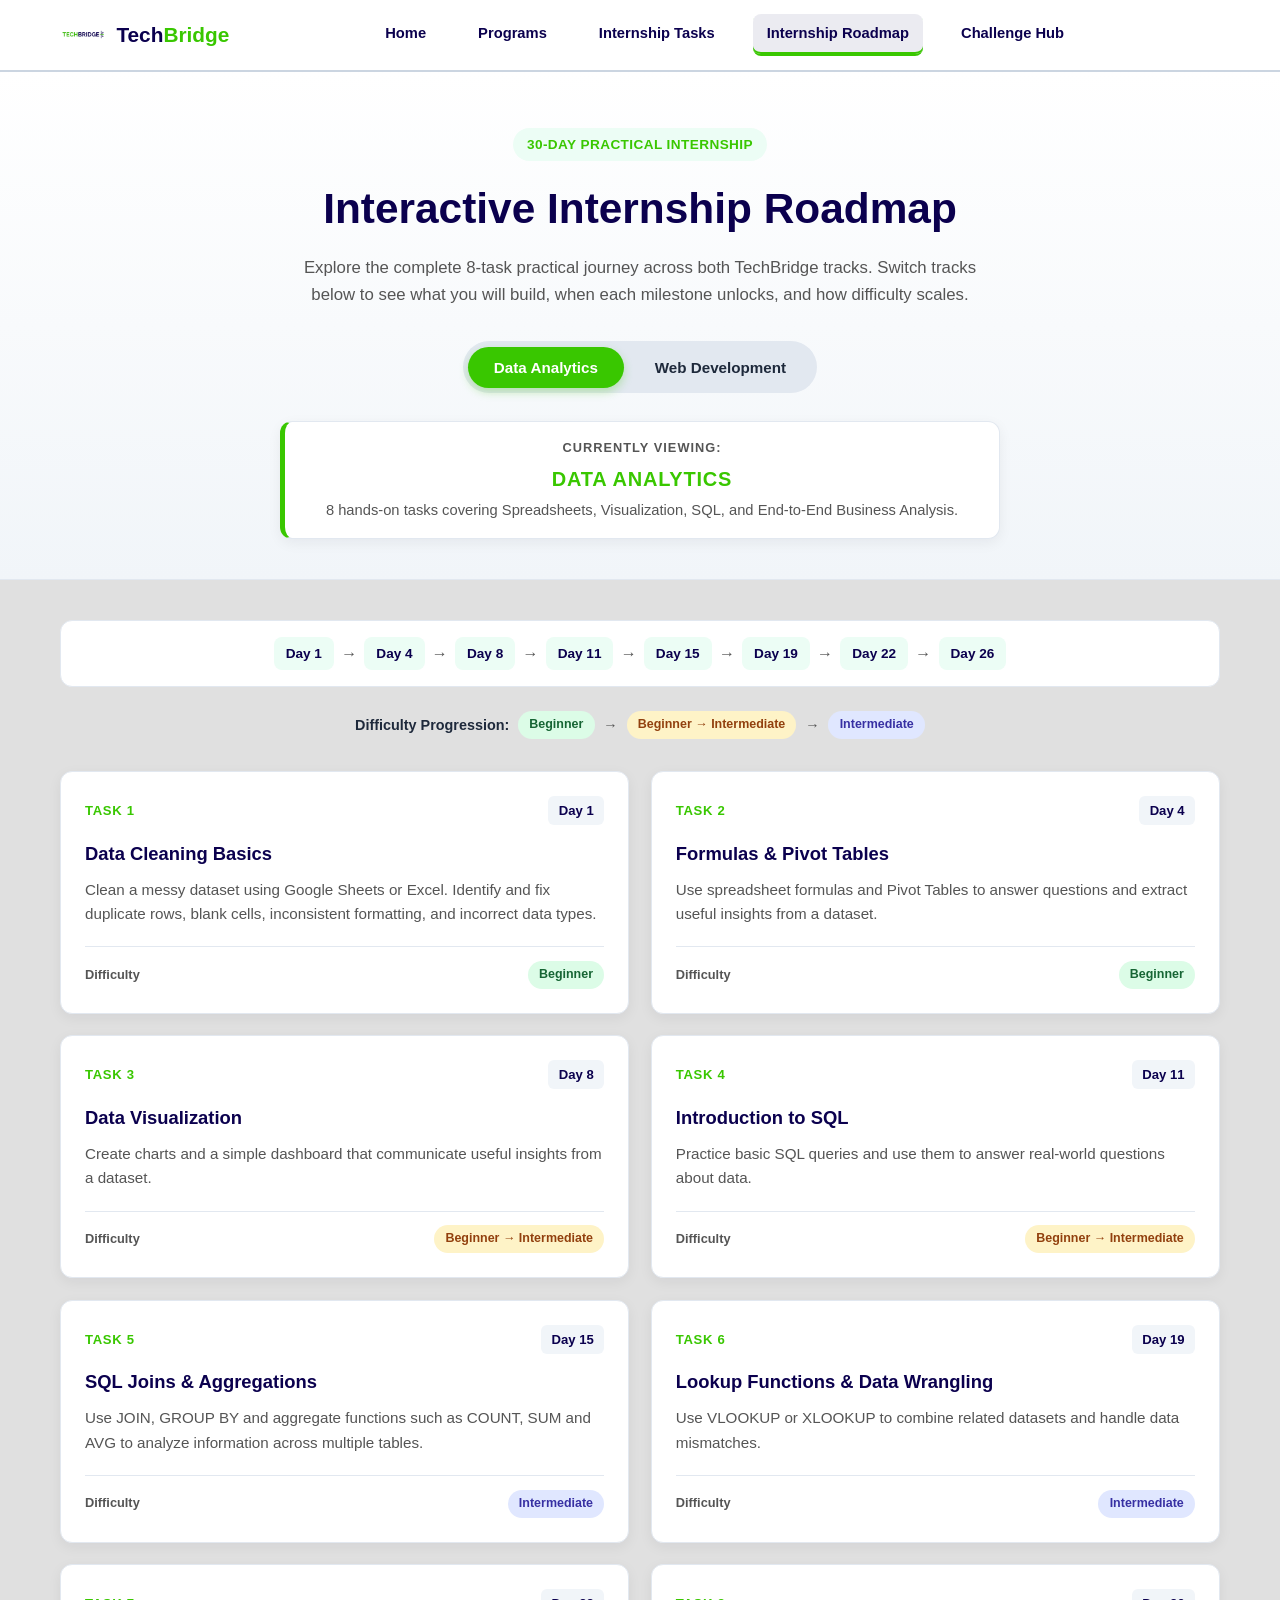
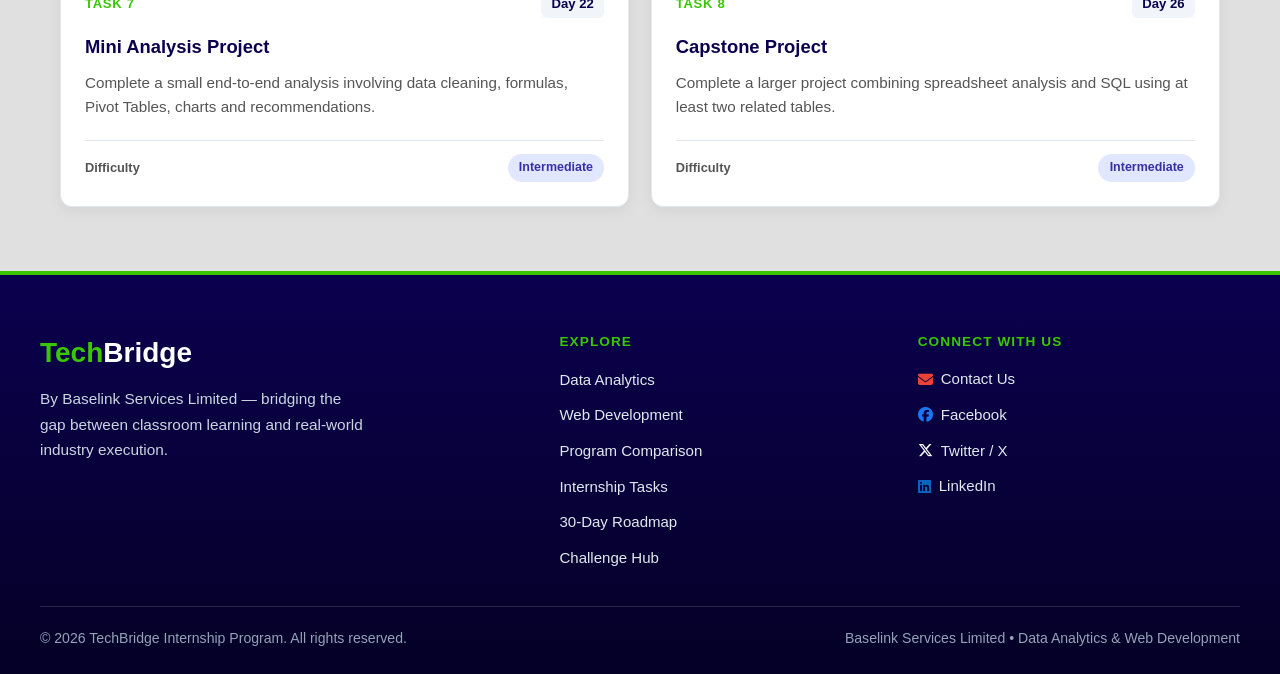
<file: roadmap.html>
<!DOCTYPE html>
<html lang="en">
<head>
    <meta charset="UTF-8" />
    <meta name="viewport" content="width=device-width, initial-scale=1.0" />
    <title>TechBridge | 30-Day Internship Roadmap</title>
    <link rel="stylesheet" href="https://cdnjs.cloudflare.com/ajax/libs/font-awesome/6.5.2/css/all.min.css">
    <link rel="stylesheet" href="roadmap.css" />
    <link rel="stylesheet" href="index.css">
</head>
<body>
    <header class="navbar">
        <div class="container nav-container">
            <a href="index.html" class="brand" aria-label="TechBridge Home">
                <img src="./images/techbridge-logo.png" alt="TechBridge Logo" class="brand-logo" />
                <span class="brand-text">Tech<span class="brand-accent">Bridge</span></span>
            </a>

            <nav class="nav-links" id="navLinks" aria-label="Main Navigation">
                <a href="index.html" class="nav-link">Home</a>
                <a href="programs.html" class="nav-link">Programs</a>
                <a href="tasks.html" class="nav-link">Internship Tasks</a>
                <a href="roadmap.html" class="nav-link active">Internship Roadmap</a>
                <a href="challenge.html" class="nav-link">Challenge Hub</a>
            </nav>

            <div class="nav-actions">
                <button id="mobileMenuBtn" class="icon-btn mobile-only" aria-label="Toggle Menu" aria-expanded="false">
                    ☰
                </button>
            </div>
        </div>
    </header>

    <main>
        <section class="roadmap-hero">
        <div class="container">
            <span class="program-badge">30-Day Practical Internship</span>
            <h1>Interactive Internship Roadmap</h1>
            <p class="hero-subtitle">
            Explore the complete 8-task practical journey across both TechBridge tracks.
            Switch tracks below to see what you will build, when each milestone unlocks, and how difficulty scales.
            </p>

            <div class="track-selector" role="group" aria-label="Choose Internship Track">
            <button
                type="button"
                class="track-btn active"
                id="btn-data-analytics"
                data-track="data-analytics"
                aria-pressed="true"
            >
                Data Analytics
            </button>
            <button
                type="button"
                class="track-btn"
                id="btn-web-development"
                data-track="web-development"
                aria-pressed="false"
            >
                Web Development
            </button>
            </div>

            <div class="viewing-banner" aria-live="polite">
            <span class="viewing-label">Currently Viewing:</span>
            <strong id="current-track-name" class="viewing-value">DATA ANALYTICS</strong>
            <span id="current-track-summary" class="viewing-desc">
                8 hands-on tasks covering Spreadsheets, Visualization, SQL, and End-to-End Business Analysis.
            </span>
            </div>
        </div>
        </section>

        <section class="roadmap-content">
        <div class="container">
            <div class="day-progression" aria-label="30-Day Milestone Schedule">
            <div class="day-node"><span>Day 1</span></div>
            <div class="day-arrow" aria-hidden="true">→</div>
            <div class="day-node"><span>Day 4</span></div>
            <div class="day-arrow" aria-hidden="true">→</div>
            <div class="day-node"><span>Day 8</span></div>
            <div class="day-arrow" aria-hidden="true">→</div>
            <div class="day-node"><span>Day 11</span></div>
            <div class="day-arrow" aria-hidden="true">→</div>
            <div class="day-node"><span>Day 15</span></div>
            <div class="day-arrow" aria-hidden="true">→</div>
            <div class="day-node"><span>Day 19</span></div>
            <div class="day-arrow" aria-hidden="true">→</div>
            <div class="day-node"><span>Day 22</span></div>
            <div class="day-arrow" aria-hidden="true">→</div>
            <div class="day-node"><span>Day 26</span></div>
            </div>

            <div class="difficulty-legend">
            <span class="legend-title">Difficulty Progression:</span>
            <span class="badge badge-beginner">Beginner</span>
            <span class="legend-sep">→</span>
            <span class="badge badge-bridge">Beginner → Intermediate</span>
            <span class="legend-sep">→</span>
            <span class="badge badge-intermediate">Intermediate</span>
            </div>

            <div id="tasks-container" class="tasks-grid"></div>
        </div>
        </section>
    </main>

    <footer class="footer-section">
        <div class="footer-container">
            <div class="footer-grid">
                <div>
                    <h2 class="footer-brand-title">Tech<span>Bridge</span></h2>
                    <p class="footer-tagline">
                        By Baselink Services Limited — bridging the gap between classroom learning and real-world industry execution.
                    </p>
                </div>

                <div>
                    <h3 class="footer-heading">Explore</h3>
                    <ul class="footer-nav-list">
                        <li><a href="programs.html#tracks">Data Analytics</a></li>
                        <li><a href="programs.html#tracks">Web Development</a></li>
                        <li><a href="programs.html#compare">Program Comparison</a></li>
                        <li><a href="tasks.html">Internship Tasks</a></li>
                        <li><a href="roadmap.html">30-Day Roadmap</a></li>
                        <li><a href="challenge.html">Challenge Hub</a></li>
                    </ul>
                </div>

                <div>
                    <h3 class="footer-heading">Connect With Us</h3>
                    <ul class="footer-nav-list">
                        <li>
                            <a target="_blank" href="mailto:techbridgebaslink@gmail.com">
                                <i class="fa-solid fa-envelope icon"></i> Contact Us
                            </a>
                        </li>
                        <li>
                            <a target="_blank" href="https://www.facebook.com/p/Baselink-Services-100066771475783/">
                                <i class="fa-brands fa-facebook icon"></i> Facebook
                            </a>
                        </li>
                        <li>
                            <a target="_blank" href="https://twitter.com/techbridge">
                                <i class="fa-brands fa-x-twitter icon"></i> Twitter / X
                            </a>
                        </li>
                        <li>
                            <a target="_blank" href="https://www.linkedin.com/company/techbridge-services/">
                                <i class="fa-brands fa-linkedin icon"></i> LinkedIn
                            </a>
                        </li>
                    </ul>
                </div>
            </div>

            <div class="footer-bottom">
                <p>&copy; 2026 TechBridge Internship Program. All rights reserved.</p>
                <p>Baselink Services Limited &bull; Data Analytics &amp; Web Development</p>
            </div>
        </div>
    </footer>
    <script src="roadmap.js"></script>
</body>
</html>
</file>
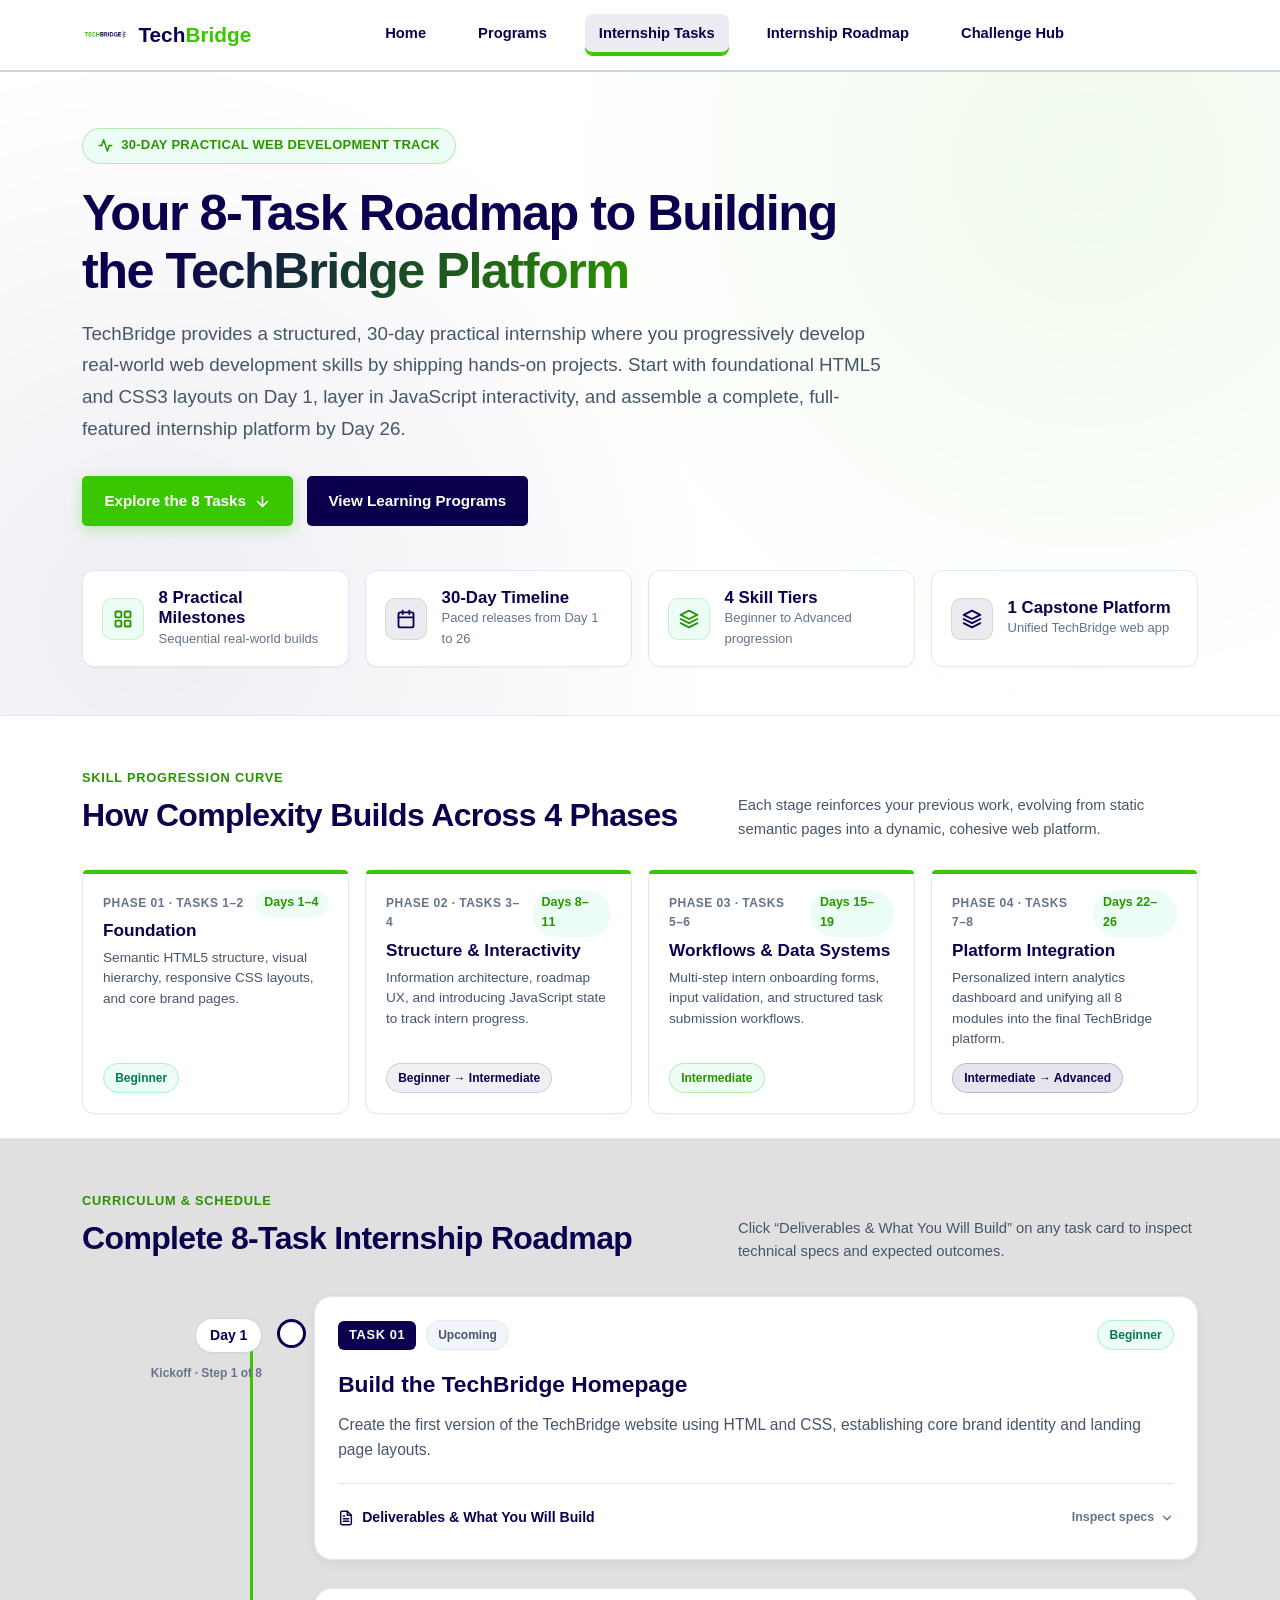
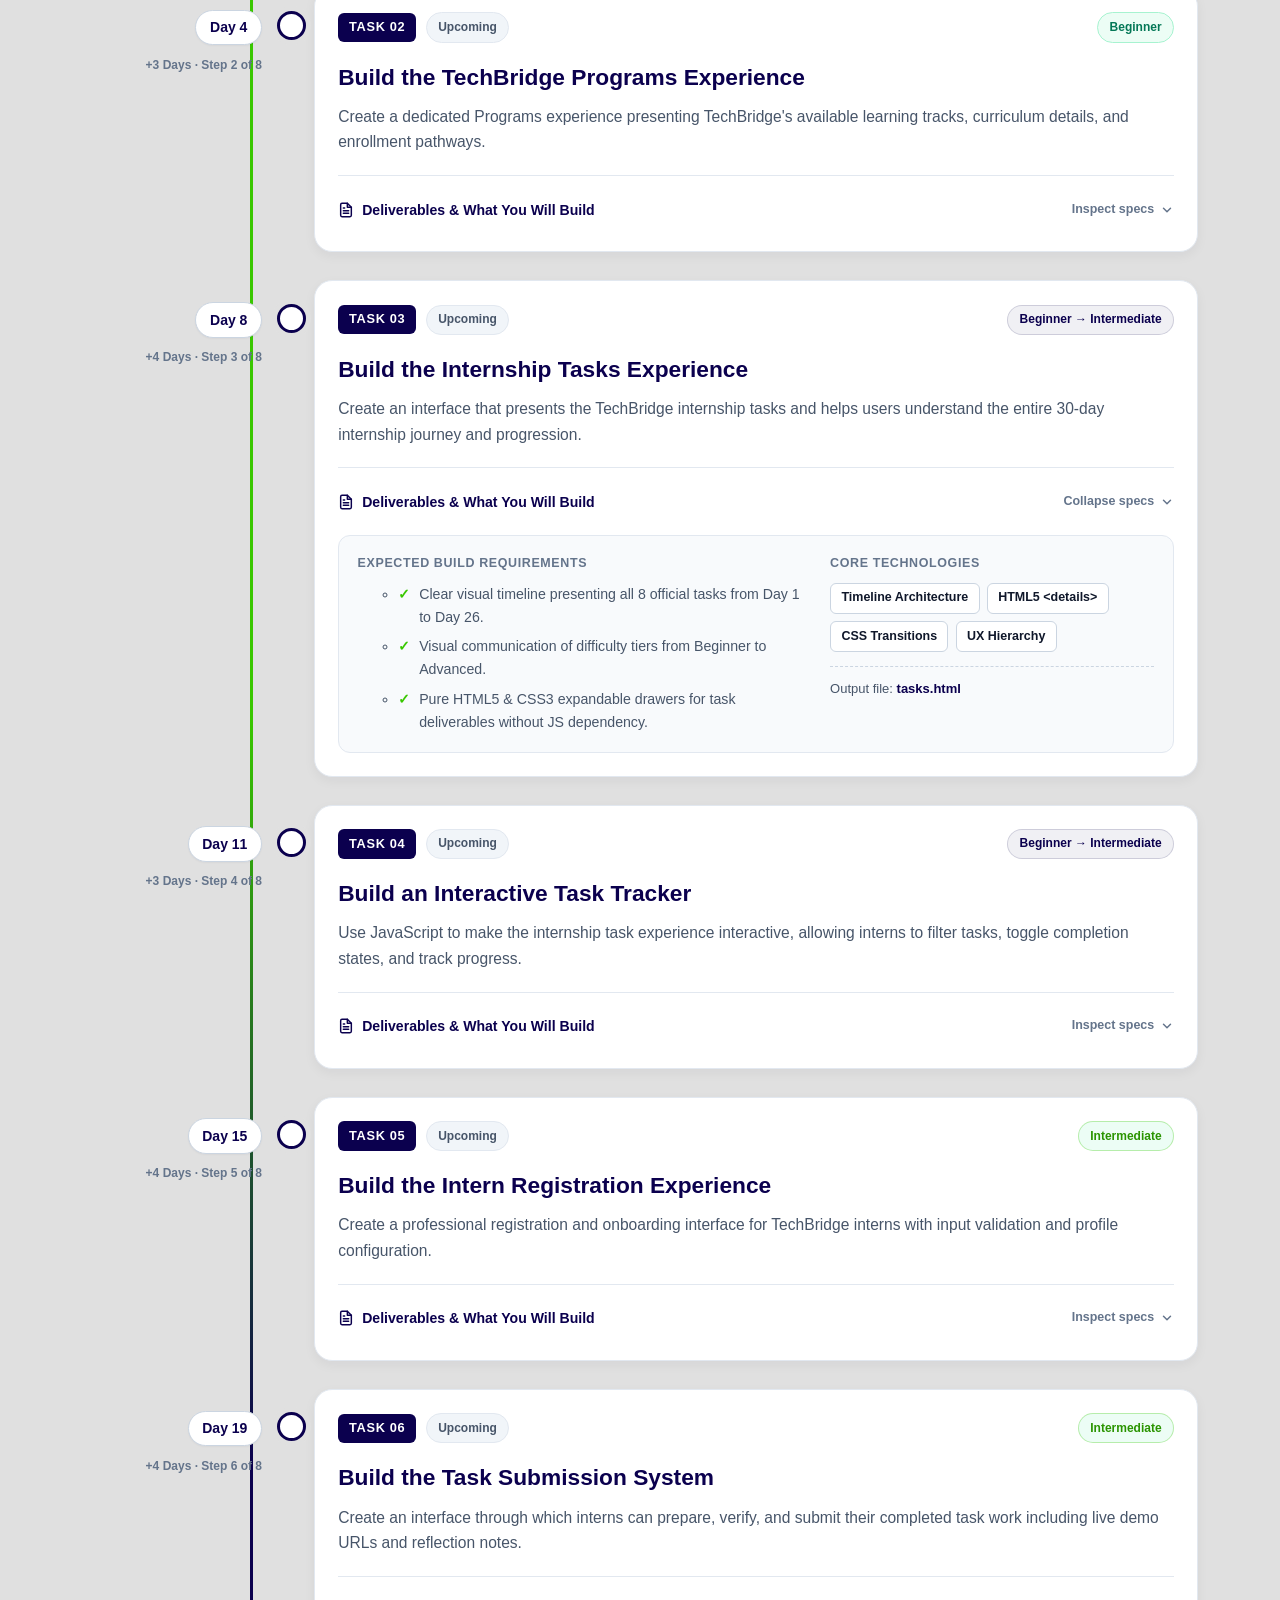
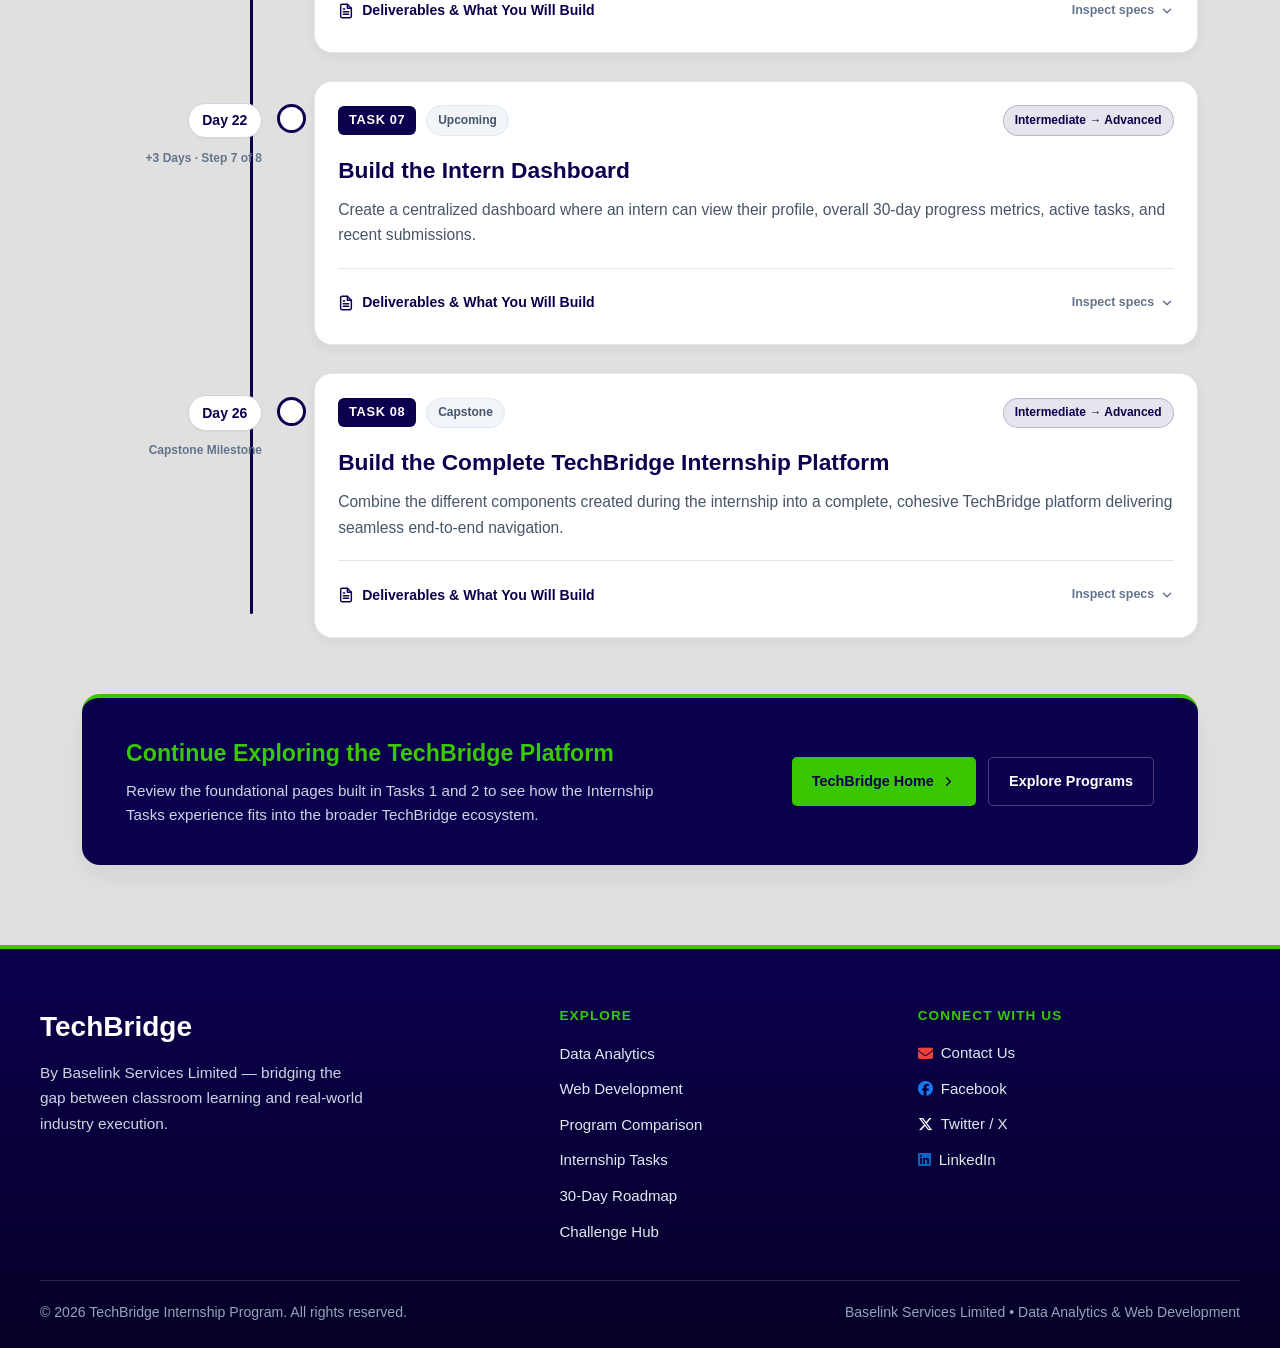
<file: tasks.html>
<!DOCTYPE html>
<html lang="en">
<head>
    <meta charset="UTF-8" />
    <meta name="viewport" content="width=device-width, initial-scale=1.0" />
    <title>Internship Tasks — TechBridge 30-Day Web Development Track</title>
    <link rel="stylesheet" href="https://cdnjs.cloudflare.com/ajax/libs/font-awesome/6.5.2/css/all.min.css">
    <link rel="shortcut icon" href="./images/techbridge-logo.png" type="image/x-icon">
    <link rel="stylesheet" href="./index.css">
    <link rel="stylesheet" href="./tasks.css">
</head>
<body>
    <header class="navbar">
        <div class="container nav-container">
            <a href="index.html" class="brand" aria-label="TechBridge Home">
                <img src="./images/techbridge-logo.png" alt="TechBridge Logo" class="brand-logo" />
                <span class="brand-text">Tech<span class="brand-accent">Bridge</span></span>
            </a>

            <nav class="nav-links" id="navLinks" aria-label="Main Navigation">
                <a href="index.html" class="nav-link">Home</a>
                <a href="programs.html" class="nav-link">Programs</a>
                <a href="tasks.html" class="nav-link active">Internship Tasks</a>
                <a href="roadmap.html" class="nav-link">Internship Roadmap</a>
                <a href="challenge.html" class="nav-link">Challenge Hub</a>
            </nav>

            <div class="nav-actions">
                <button id="mobileMenuBtn" class="icon-btn mobile-only" aria-label="Toggle Menu" aria-expanded="false">
                    ☰
                </button>
            </div>
        </div>
    </header>

    <main>
        <section class="hero-section">
            <div class="container">
                <div class="hero-content">
                <div class="track-badge">
                    <svg width="15" height="15" viewBox="0 0 24 24" fill="none" stroke="currentColor" stroke-width="2.5" stroke-linecap="round" stroke-linejoin="round" aria-hidden="true">
                    <polyline points="22 12 18 12 15 21 9 3 6 12 2 12" />
                    </svg>
                    <span>30-Day Practical Web Development Track</span>
                </div>

                <h1 class="hero-title">
                    Your 8-Task Roadmap to Building the <span>TechBridge Platform</span>
                </h1>

                <p class="hero-subtitle">
                    TechBridge provides a structured, 30-day practical internship where you progressively develop real-world web development skills by shipping hands-on projects. Start with foundational HTML5 and CSS3 layouts on Day 1, layer in JavaScript interactivity, and assemble a complete, full-featured internship platform by Day 26.
                </p>

                <div class="hero-actions">
                    <a href="#roadmap" class="btn-primary">
                    <span>Explore the 8 Tasks</span>
                    <svg width="17" height="17" viewBox="0 0 24 24" fill="none" stroke="currentColor" stroke-width="2.2" stroke-linecap="round" stroke-linejoin="round" aria-hidden="true">
                        <line x1="12" y1="5" x2="12" y2="19" />
                        <polyline points="19 12 12 19 5 12" />
                    </svg>
                    </a>
                    <a href="programs.html" class="btn-secondary">
                    <span>View Learning Programs</span>
                    </a>
                </div>
                </div>

                <div class="metrics-strip" aria-label="Internship Key Metrics">
                <div class="metric-card">
                    <div class="metric-icon" aria-hidden="true">
                    <svg width="20" height="20" viewBox="0 0 24 24" fill="none" stroke="currentColor" stroke-width="2.2" stroke-linecap="round" stroke-linejoin="round">
                        <rect x="3" y="3" width="7" height="7" rx="1" />
                        <rect x="14" y="3" width="7" height="7" rx="1" />
                        <rect x="14" y="14" width="7" height="7" rx="1" />
                        <rect x="3" y="14" width="7" height="7" rx="1" />
                    </svg>
                    </div>
                    <div>
                    <div class="metric-value">8 Practical Milestones</div>
                    <div class="metric-label">Sequential real-world builds</div>
                    </div>
                </div>

                <div class="metric-card">
                    <div class="metric-icon navy" aria-hidden="true">
                    <svg width="20" height="20" viewBox="0 0 24 24" fill="none" stroke="currentColor" stroke-width="2.2" stroke-linecap="round" stroke-linejoin="round">
                        <rect x="3" y="4" width="18" height="18" rx="2" ry="2" />
                        <line x1="16" y1="2" x2="16" y2="6" />
                        <line x1="8" y1="2" x2="8" y2="6" />
                        <line x1="3" y1="10" x2="21" y2="10" />
                    </svg>
                    </div>
                    <div>
                    <div class="metric-value">30-Day Timeline</div>
                    <div class="metric-label">Paced releases from Day 1 to 26</div>
                    </div>
                </div>

                <div class="metric-card">
                    <div class="metric-icon" aria-hidden="true">
                    <svg width="20" height="20" viewBox="0 0 24 24" fill="none" stroke="currentColor" stroke-width="2.2" stroke-linecap="round" stroke-linejoin="round">
                        <path d="M12 2L2 7l10 5 10-5-10-5zM2 17l10 5 10-5M2 12l10 5 10-5" />
                    </svg>
                    </div>
                    <div>
                    <div class="metric-value">4 Skill Tiers</div>
                    <div class="metric-label">Beginner to Advanced progression</div>
                    </div>
                </div>

                <div class="metric-card">
                    <div class="metric-icon navy" aria-hidden="true">
                    <svg width="20" height="20" viewBox="0 0 24 24" fill="none" stroke="currentColor" stroke-width="2.2" stroke-linecap="round" stroke-linejoin="round">
                        <polygon points="12 2 2 7 12 12 22 7 12 2" />
                        <polyline points="2 17 12 22 22 17" />
                        <polyline points="2 12 12 17 22 12" />
                    </svg>
                    </div>
                    <div>
                    <div class="metric-value">1 Capstone Platform</div>
                    <div class="metric-label">Unified TechBridge web app</div>
                    </div>
                </div>
                </div>
            </div>
        </section>

        <section class="progression-section">
        <div class="container">
            <div class="section-header">
            <div>
                <span class="section-eyebrow">Skill Progression Curve</span>
                <h2 class="section-title">How Complexity Builds Across 4 Phases</h2>
            </div>
            <p class="section-note">
                Each stage reinforces your previous work, evolving from static semantic pages into a dynamic, cohesive web platform.
            </p>
            </div>

            <div class="phases-grid">
            <!-- Phase 1 -->
            <div class="phase-card">
                <div>
                <div class="phase-top">
                    <span class="phase-tag">Phase 01 &middot; Tasks 1–2</span>
                    <span class="phase-days">Days 1–4</span>
                </div>
                <h3 class="phase-name">Foundation</h3>
                <p class="phase-desc">Semantic HTML5 structure, visual hierarchy, responsive CSS layouts, and core brand pages.</p>
                </div>
                <span class="diff-badge diff-beginner">Beginner</span>
            </div>

            <div class="phase-card">
                <div>
                <div class="phase-top">
                    <span class="phase-tag">Phase 02 &middot; Tasks 3–4</span>
                    <span class="phase-days">Days 8–11</span>
                </div>
                <h3 class="phase-name">Structure & Interactivity</h3>
                <p class="phase-desc">Information architecture, roadmap UX, and introducing JavaScript state to track intern progress.</p>
                </div>
                <span class="diff-badge diff-beg-int">Beginner &rarr; Intermediate</span>
            </div>

            <div class="phase-card">
                <div>
                <div class="phase-top">
                    <span class="phase-tag">Phase 03 &middot; Tasks 5–6</span>
                    <span class="phase-days">Days 15–19</span>
                </div>
                <h3 class="phase-name">Workflows & Data Systems</h3>
                <p class="phase-desc">Multi-step intern onboarding forms, input validation, and structured task submission workflows.</p>
                </div>
                <span class="diff-badge diff-intermediate">Intermediate</span>
            </div>

            <div class="phase-card">
                <div>
                <div class="phase-top">
                    <span class="phase-tag">Phase 04 &middot; Tasks 7–8</span>
                    <span class="phase-days">Days 22–26</span>
                </div>
                <h3 class="phase-name">Platform Integration</h3>
                <p class="phase-desc">Personalized intern analytics dashboard and unifying all 8 modules into the final TechBridge platform.</p>
                </div>
                <span class="diff-badge diff-int-adv">Intermediate &rarr; Advanced</span>
            </div>
            </div>
        </div>
        </section>

        <section id="roadmap" class="roadmap-section">
        <div class="container">
            <div class="section-header">
            <div>
                <span class="section-eyebrow">Curriculum & Schedule</span>
                <h2 class="section-title">Complete 8-Task Internship Roadmap</h2>
            </div>
            <p class="section-note">
                Click “Deliverables & What You Will Build” on any task card to inspect technical specs and expected outcomes.
            </p>
            </div>

            <div class="roadmap-container">
            <ul class="roadmap-list">

                <!-- TASK 1 -->
                <li class="roadmap-item is-upcoming">
                <div class="day-marker-col">
                    <span class="day-pill">
                        Day 1
                    </span>
                    <span class="day-sequence-hint">Kickoff &middot; Step 1 of 8</span>
                </div>
                <div class="timeline-node" aria-hidden="true">
                </div>
                <article class="task-card">
                    <div class="task-card-header">
                    <div class="task-meta-left">
                        <span class="task-number">Task 01</span>
                        <span class="status-badge status-upcoming">Upcoming</span>
                    </div>
                    <span class="diff-badge diff-beginner">Beginner</span>
                    </div>
                    <h3 class="task-title">Build the TechBridge Homepage</h3>
                    <p class="task-description">Create the first version of the TechBridge website using HTML and CSS, establishing core brand identity and landing page layouts.</p>
                    
                    <details class="task-details">
                    <summary class="task-summary">
                        <span class="summary-left">
                        <svg width="16" height="16" viewBox="0 0 24 24" fill="none" stroke="currentColor" stroke-width="2.2" stroke-linecap="round" stroke-linejoin="round"><path d="M14 2H6a2 2 0 0 0-2 2v16a2 2 0 0 0 2 2h12a2 2 0 0 0 2-2V8z"/><polyline points="14 2 14 8 20 8"/><line x1="16" y1="13" x2="8" y2="13"/><line x1="16" y1="17" x2="8" y2="17"/><polyline points="10 9 9 9 8 9"/></svg>
                        Deliverables & What You Will Build
                        </span>
                        <span class="summary-chevron">
                        <span>Inspect specs</span>
                        <svg width="14" height="14" viewBox="0 0 24 24" fill="none" stroke="currentColor" stroke-width="2.5" stroke-linecap="round" stroke-linejoin="round"><polyline points="6 9 12 15 18 9"/></svg>
                        </span>
                    </summary>
                    <div class="details-body">
                        <div>
                        <div class="details-heading">Expected Build Requirements</div>
                        <ul class="deliverables-list">
                            <li>Semantic HTML5 document layout with header, hero section, mission overview, and footer.</li>
                            <li>Consistent TechBridge color palette, typography scale, and reusable button components.</li>
                            <li>Responsive mobile-first layout using CSS Flexbox and clean spacing tokens.</li>
                        </ul>
                        </div>
                        <div>
                        <div class="details-heading">Core Technologies</div>
                        <div class="tech-tags">
                            <span class="tech-tag">HTML5 Semantics</span>
                            <span class="tech-tag">CSS3 Variables</span>
                            <span class="tech-tag">Responsive Design</span>
                            <span class="tech-tag">Flexbox</span>
                        </div>
                        <div class="milestone-output">
                            Output file: <strong>index.html</strong>
                        </div>
                        </div>
                    </div>
                    </details>
                </article>
                </li>

                <!-- TASK 2 -->
                <li class="roadmap-item is-upcoming">
                <div class="day-marker-col">
                    <span class="day-pill">
                    Day 4
                    </span>
                    <span class="day-sequence-hint">+3 Days &middot; Step 2 of 8</span>
                </div>
                <div class="timeline-node" aria-hidden="true">
                </div>
                <article class="task-card">
                    <div class="task-card-header">
                    <div class="task-meta-left">
                        <span class="task-number">Task 02</span>
                        <span class="status-badge status-upcoming">Upcoming</span>
                    </div>
                    <span class="diff-badge diff-beginner">Beginner</span>
                    </div>
                    <h3 class="task-title">Build the TechBridge Programs Experience</h3>
                    <p class="task-description">Create a dedicated Programs experience presenting TechBridge's available learning tracks, curriculum details, and enrollment pathways.</p>
                    
                    <details class="task-details">
                    <summary class="task-summary">
                        <span class="summary-left">
                        <svg width="16" height="16" viewBox="0 0 24 24" fill="none" stroke="currentColor" stroke-width="2.2" stroke-linecap="round" stroke-linejoin="round"><path d="M14 2H6a2 2 0 0 0-2 2v16a2 2 0 0 0 2 2h12a2 2 0 0 0 2-2V8z"/><polyline points="14 2 14 8 20 8"/><line x1="16" y1="13" x2="8" y2="13"/><line x1="16" y1="17" x2="8" y2="17"/><polyline points="10 9 9 9 8 9"/></svg>
                        Deliverables & What You Will Build
                        </span>
                        <span class="summary-chevron">
                        <span>Inspect specs</span>
                        <svg width="14" height="14" viewBox="0 0 24 24" fill="none" stroke="currentColor" stroke-width="2.5" stroke-linecap="round" stroke-linejoin="round"><polyline points="6 9 12 15 18 9"/></svg>
                        </span>
                    </summary>
                    <div class="details-body">
                        <div>
                        <div class="details-heading">Expected Build Requirements</div>
                        <ul class="deliverables-list">
                            <li>Multi-column CSS Grid catalog showcasing TechBridge learning tracks and durations.</li>
                            <li>Clear program cards displaying outcomes, prerequisites, and track features.</li>
                            <li>Seamless cross-page navigation linking index.html and programs.html.</li>
                        </ul>
                        </div>
                        <div>
                        <div class="details-heading">Core Technologies</div>
                        <div class="tech-tags">
                            <span class="tech-tag">CSS Grid</span>
                            <span class="tech-tag">Card UI Systems</span>
                            <span class="tech-tag">Multi-Page Nav</span>
                        </div>
                        <div class="milestone-output">
                            Output file: <strong>programs.html</strong>
                        </div>
                        </div>
                    </div>
                    </details>
                </article>
                </li>

                <!-- TASK 3  -->
                <li class="roadmap-item is-upcoming">
                <div class="day-marker-col">
                    <span class="day-pill">Day 8</span>
                    <span class="day-sequence-hint">+4 Days &middot; Step 3 of 8</span>
                </div>
                <div class="timeline-node" aria-hidden="true">
                </div>
                <article class="task-card">
                    <div class="task-card-header">
                    <div class="task-meta-left">
                        <span class="task-number">Task 03</span>
                        <span class="status-badge status-upcoming">Upcoming</span>
                    </div>
                    <span class="diff-badge diff-beg-int">Beginner &rarr; Intermediate</span>
                    </div>
                    <h3 class="task-title">Build the Internship Tasks Experience</h3>
                    <p class="task-description">Create an interface that presents the TechBridge internship tasks and helps users understand the entire 30-day internship journey and progression.</p>
                    
                    <details class="task-details" open>
                    <summary class="task-summary">
                        <span class="summary-left">
                        <svg width="16" height="16" viewBox="0 0 24 24" fill="none" stroke="currentColor" stroke-width="2.2" stroke-linecap="round" stroke-linejoin="round"><path d="M14 2H6a2 2 0 0 0-2 2v16a2 2 0 0 0 2 2h12a2 2 0 0 0 2-2V8z"/><polyline points="14 2 14 8 20 8"/><line x1="16" y1="13" x2="8" y2="13"/><line x1="16" y1="17" x2="8" y2="17"/><polyline points="10 9 9 9 8 9"/></svg>
                        Deliverables & What You Will Build
                        </span>
                        <span class="summary-chevron">
                        <span>Collapse specs</span>
                        <svg width="14" height="14" viewBox="0 0 24 24" fill="none" stroke="currentColor" stroke-width="2.5" stroke-linecap="round" stroke-linejoin="round"><polyline points="6 9 12 15 18 9"/></svg>
                        </span>
                    </summary>
                    <div class="details-body">
                        <div>
                        <div class="details-heading">Expected Build Requirements</div>
                        <ul class="deliverables-list">
                            <li>Clear visual timeline presenting all 8 official tasks from Day 1 to Day 26.</li>
                            <li>Visual communication of difficulty tiers from Beginner to Advanced.</li>
                            <li>Pure HTML5 & CSS3 expandable drawers for task deliverables without JS dependency.</li>
                        </ul>
                        </div>
                        <div>
                        <div class="details-heading">Core Technologies</div>
                        <div class="tech-tags">
                            <span class="tech-tag">Timeline Architecture</span>
                            <span class="tech-tag">HTML5 &lt;details&gt;</span>
                            <span class="tech-tag">CSS Transitions</span>
                            <span class="tech-tag">UX Hierarchy</span>
                        </div>
                        <div class="milestone-output">
                            Output file: <strong>tasks.html</strong>
                        </div>
                        </div>
                    </div>
                    </details>
                </article>
                </li>

                <!-- TASK 4 -->
                <li class="roadmap-item is-upcoming">
                <div class="day-marker-col">
                    <span class="day-pill">Day 11</span>
                    <span class="day-sequence-hint">+3 Days &middot; Step 4 of 8</span>
                </div>
                <div class="timeline-node" aria-hidden="true"></div>
                <article class="task-card">
                    <div class="task-card-header">
                    <div class="task-meta-left">
                        <span class="task-number">Task 04</span>
                        <span class="status-badge status-upcoming">Upcoming</span>
                    </div>
                    <span class="diff-badge diff-beg-int">Beginner &rarr; Intermediate</span>
                    </div>
                    <h3 class="task-title">Build an Interactive Task Tracker</h3>
                    <p class="task-description">Use JavaScript to make the internship task experience interactive, allowing interns to filter tasks, toggle completion states, and track progress.</p>
                    
                    <details class="task-details">
                    <summary class="task-summary">
                        <span class="summary-left">
                        <svg width="16" height="16" viewBox="0 0 24 24" fill="none" stroke="currentColor" stroke-width="2.2" stroke-linecap="round" stroke-linejoin="round"><path d="M14 2H6a2 2 0 0 0-2 2v16a2 2 0 0 0 2 2h12a2 2 0 0 0 2-2V8z"/><polyline points="14 2 14 8 20 8"/><line x1="16" y1="13" x2="8" y2="13"/><line x1="16" y1="17" x2="8" y2="17"/><polyline points="10 9 9 9 8 9"/></svg>
                        Deliverables & What You Will Build
                        </span>
                        <span class="summary-chevron">
                        <span>Inspect specs</span>
                        <svg width="14" height="14" viewBox="0 0 24 24" fill="none" stroke="currentColor" stroke-width="2.5" stroke-linecap="round" stroke-linejoin="round"><polyline points="6 9 12 15 18 9"/></svg>
                        </span>
                    </summary>
                    <div class="details-body">
                        <div>
                        <div class="details-heading">Expected Build Requirements</div>
                        <ul class="deliverables-list">
                            <li>Interactive status toggles to mark tasks as Completed, In Progress, or Pending.</li>
                            <li>Dynamic progress bar calculating completed tasks out of 8 in real time.</li>
                            <li>Client-side state persistence using browser localStorage.</li>
                        </ul>
                        </div>
                        <div>
                        <div class="details-heading">Core Technologies</div>
                        <div class="tech-tags">
                            <span class="tech-tag">Vanilla JavaScript</span>
                            <span class="tech-tag">DOM Manipulation</span>
                            <span class="tech-tag">Event Listeners</span>
                            <span class="tech-tag">localStorage</span>
                        </div>
                        <div class="milestone-output">
                            Output Upgrade: <strong>tasks.html + JS</strong>
                        </div>
                        </div>
                    </div>
                    </details>
                </article>
                </li>

                <!-- TASK 5 -->
                <li class="roadmap-item is-upcoming">
                <div class="day-marker-col">
                    <span class="day-pill">Day 15</span>
                    <span class="day-sequence-hint">+4 Days &middot; Step 5 of 8</span>
                </div>
                <div class="timeline-node" aria-hidden="true"></div>
                <article class="task-card">
                    <div class="task-card-header">
                    <div class="task-meta-left">
                        <span class="task-number">Task 05</span>
                        <span class="status-badge status-upcoming">Upcoming</span>
                    </div>
                    <span class="diff-badge diff-intermediate">Intermediate</span>
                    </div>
                    <h3 class="task-title">Build the Intern Registration Experience</h3>
                    <p class="task-description">Create a professional registration and onboarding interface for TechBridge interns with input validation and profile configuration.</p>
                    
                    <details class="task-details">
                    <summary class="task-summary">
                        <span class="summary-left">
                        <svg width="16" height="16" viewBox="0 0 24 24" fill="none" stroke="currentColor" stroke-width="2.2" stroke-linecap="round" stroke-linejoin="round"><path d="M14 2H6a2 2 0 0 0-2 2v16a2 2 0 0 0 2 2h12a2 2 0 0 0 2-2V8z"/><polyline points="14 2 14 8 20 8"/><line x1="16" y1="13" x2="8" y2="13"/><line x1="16" y1="17" x2="8" y2="17"/><polyline points="10 9 9 9 8 9"/></svg>
                        Deliverables & What You Will Build
                        </span>
                        <span class="summary-chevron">
                        <span>Inspect specs</span>
                        <svg width="14" height="14" viewBox="0 0 24 24" fill="none" stroke="currentColor" stroke-width="2.5" stroke-linecap="round" stroke-linejoin="round"><polyline points="6 9 12 15 18 9"/></svg>
                        </span>
                    </summary>
                    <div class="details-body">
                        <div>
                        <div class="details-heading">Expected Build Requirements</div>
                        <ul class="deliverables-list">
                            <li>Accessible multi-section onboarding form with clear labels and inline validation feedback.</li>
                            <li>Track preference selector, experience level assessment, and portfolio/GitHub URL inputs.</li>
                            <li>Confirmation summary screen generating a unique Intern ID upon valid submission.</li>
                        </ul>
                        </div>
                        <div>
                        <div class="details-heading">Core Technologies</div>
                        <div class="tech-tags">
                            <span class="tech-tag">HTML5 Forms</span>
                            <span class="tech-tag">Client Validation</span>
                            <span class="tech-tag">Accessibility (ARIA)</span>
                            <span class="tech-tag">Onboarding UX</span>
                        </div>
                        <div class="milestone-output">
                            Output file: <strong>register.html</strong>
                        </div>
                        </div>
                    </div>
                    </details>
                </article>
                </li>

                <!-- TASK 6 -->
                <li class="roadmap-item is-upcoming">
                <div class="day-marker-col">
                    <span class="day-pill">Day 19</span>
                    <span class="day-sequence-hint">+4 Days &middot; Step 6 of 8</span>
                </div>
                <div class="timeline-node" aria-hidden="true"></div>
                <article class="task-card">
                    <div class="task-card-header">
                    <div class="task-meta-left">
                        <span class="task-number">Task 06</span>
                        <span class="status-badge status-upcoming">Upcoming</span>
                    </div>
                    <span class="diff-badge diff-intermediate">Intermediate</span>
                    </div>
                    <h3 class="task-title">Build the Task Submission System</h3>
                    <p class="task-description">Create an interface through which interns can prepare, verify, and submit their completed task work including live demo URLs and reflection notes.</p>
                    
                    <details class="task-details">
                    <summary class="task-summary">
                        <span class="summary-left">
                        <svg width="16" height="16" viewBox="0 0 24 24" fill="none" stroke="currentColor" stroke-width="2.2" stroke-linecap="round" stroke-linejoin="round"><path d="M14 2H6a2 2 0 0 0-2 2v16a2 2 0 0 0 2 2h12a2 2 0 0 0 2-2V8z"/><polyline points="14 2 14 8 20 8"/><line x1="16" y1="13" x2="8" y2="13"/><line x1="16" y1="17" x2="8" y2="17"/><polyline points="10 9 9 9 8 9"/></svg>
                        Deliverables & What You Will Build
                        </span>
                        <span class="summary-chevron">
                        <span>Inspect specs</span>
                        <svg width="14" height="14" viewBox="0 0 24 24" fill="none" stroke="currentColor" stroke-width="2.5" stroke-linecap="round" stroke-linejoin="round"><polyline points="6 9 12 15 18 9"/></svg>
                        </span>
                    </summary>
                    <div class="details-body">
                        <div>
                        <div class="details-heading">Expected Build Requirements</div>
                        <ul class="deliverables-list">
                            <li>Task selector dropdown paired with a pre-submission quality assurance checklist.</li>
                            <li>Structured fields for GitHub repository URL, hosted demo link, and reflection notes.</li>
                            <li>Submission history log displaying timestamps and review status badges.</li>
                        </ul>
                        </div>
                        <div>
                        <div class="details-heading">Core Technologies</div>
                        <div class="tech-tags">
                            <span class="tech-tag">Form Workflows</span>
                            <span class="tech-tag">URL Validation</span>
                            <span class="tech-tag">JSON State</span>
                            <span class="tech-tag">UI Feedback</span>
                        </div>
                        <div class="milestone-output">
                            Output file: <strong>submit.html</strong>
                        </div>
                        </div>
                    </div>
                    </details>
                </article>
                </li>

                <!-- TASK 7 -->
                <li class="roadmap-item is-upcoming">
                <div class="day-marker-col">
                    <span class="day-pill">Day 22</span>
                    <span class="day-sequence-hint">+3 Days &middot; Step 7 of 8</span>
                </div>
                <div class="timeline-node" aria-hidden="true"></div>
                <article class="task-card">
                    <div class="task-card-header">
                    <div class="task-meta-left">
                        <span class="task-number">Task 07</span>
                        <span class="status-badge status-upcoming">Upcoming</span>
                    </div>
                    <span class="diff-badge diff-int-adv">Intermediate &rarr; Advanced</span>
                    </div>
                    <h3 class="task-title">Build the Intern Dashboard</h3>
                    <p class="task-description">Create a centralized dashboard where an intern can view their profile, overall 30-day progress metrics, active tasks, and recent submissions.</p>
                    
                    <details class="task-details">
                    <summary class="task-summary">
                        <span class="summary-left">
                        <svg width="16" height="16" viewBox="0 0 24 24" fill="none" stroke="currentColor" stroke-width="2.2" stroke-linecap="round" stroke-linejoin="round"><path d="M14 2H6a2 2 0 0 0-2 2v16a2 2 0 0 0 2 2h12a2 2 0 0 0 2-2V8z"/><polyline points="14 2 14 8 20 8"/><line x1="16" y1="13" x2="8" y2="13"/><line x1="16" y1="17" x2="8" y2="17"/><polyline points="10 9 9 9 8 9"/></svg>
                        Deliverables & What You Will Build
                        </span>
                        <span class="summary-chevron">
                        <span>Inspect specs</span>
                        <svg width="14" height="14" viewBox="0 0 24 24" fill="none" stroke="currentColor" stroke-width="2.5" stroke-linecap="round" stroke-linejoin="round"><polyline points="6 9 12 15 18 9"/></svg>
                        </span>
                    </summary>
                    <div class="details-body">
                        <div>
                        <div class="details-heading">Expected Build Requirements</div>
                        <ul class="deliverables-list">
                            <li>Sidebar + main workspace grid layout with intern profile card and cohort rank.</li>
                            <li>Visual progress rings/bars summarizing completed tasks and submission status.</li>
                            <li>Quick-action feed connecting directly to active tasks and submission history.</li>
                        </ul>
                        </div>
                        <div>
                        <div class="details-heading">Core Technologies</div>
                        <div class="tech-tags">
                            <span class="tech-tag">Dashboard Layout</span>
                            <span class="tech-tag">Data Visualization</span>
                            <span class="tech-tag">Cross-Page State</span>
                            <span class="tech-tag">Responsive Grid</span>
                        </div>
                        <div class="milestone-output">
                            Output file: <strong>dashboard.html</strong>
                        </div>
                        </div>
                    </div>
                    </details>
                </article>
                </li>

                <!-- TASK 8 -->
                <li class="roadmap-item is-upcoming">
                <div class="day-marker-col">
                    <span class="day-pill">Day 26</span>
                    <span class="day-sequence-hint">Capstone Milestone</span>
                </div>
                <div class="timeline-node" aria-hidden="true"></div>
                <article class="task-card">
                    <div class="task-card-header">
                    <div class="task-meta-left">
                        <span class="task-number">Task 08</span>
                        <span class="status-badge status-upcoming">Capstone</span>
                    </div>
                    <span class="diff-badge diff-int-adv">Intermediate &rarr; Advanced</span>
                    </div>
                    <h3 class="task-title">Build the Complete TechBridge Internship Platform</h3>
                    <p class="task-description">Combine the different components created during the internship into a complete, cohesive TechBridge platform delivering seamless end-to-end navigation.</p>
                    
                    <details class="task-details">
                    <summary class="task-summary">
                        <span class="summary-left">
                        <svg width="16" height="16" viewBox="0 0 24 24" fill="none" stroke="currentColor" stroke-width="2.2" stroke-linecap="round" stroke-linejoin="round"><path d="M14 2H6a2 2 0 0 0-2 2v16a2 2 0 0 0 2 2h12a2 2 0 0 0 2-2V8z"/><polyline points="14 2 14 8 20 8"/><line x1="16" y1="13" x2="8" y2="13"/><line x1="16" y1="17" x2="8" y2="17"/><polyline points="10 9 9 9 8 9"/></svg>
                        Deliverables & What You Will Build
                        </span>
                        <span class="summary-chevron">
                        <span>Inspect specs</span>
                        <svg width="14" height="14" viewBox="0 0 24 24" fill="none" stroke="currentColor" stroke-width="2.5" stroke-linecap="round" stroke-linejoin="round"><polyline points="6 9 12 15 18 9"/></svg>
                        </span>
                    </summary>
                    <div class="details-body">
                        <div>
                        <div class="details-heading">Expected Build Requirements</div>
                        <ul class="deliverables-list">
                            <li>Full integration of Homepage, Programs, Tasks Roadmap, Registration, Submissions, and Dashboard.</li>
                            <li>Unified CSS architecture, shared navigation/footer, and synchronized intern state across views.</li>
                            <li>Production-ready responsiveness, accessibility audit, and portfolio-grade polish.</li>
                        </ul>
                        </div>
                        <div>
                        <div class="details-heading">Core Technologies</div>
                        <div class="tech-tags">
                            <span class="tech-tag">System Architecture</span>
                            <span class="tech-tag">Design Tokens</span>
                            <span class="tech-tag">Full-App Integration</span>
                            <span class="tech-tag">QA & Polish</span>
                        </div>
                        <div class="milestone-output">
                            Output: <strong>Complete TechBridge Platform</strong>
                        </div>
                        </div>
                    </div>
                    </details>
                </article>
                </li>

            </ul>
            </div>

            <div class="next-step-banner">
            <div>
                <div class="banner-title">Continue Exploring the TechBridge Platform</div>
                <div class="banner-text">Review the foundational pages built in Tasks 1 and 2 to see how the Internship Tasks experience fits into the broader TechBridge ecosystem.</div>
            </div>
            <div class="banner-actions">
                <a href="index.html" class="btn-banner-light">
                <span>TechBridge Home</span>
                <svg width="15" height="15" viewBox="0 0 24 24" fill="none" stroke="currentColor" stroke-width="2.2" stroke-linecap="round" stroke-linejoin="round" aria-hidden="true"><polyline points="9 18 15 12 9 6"/></svg>
                </a>
                <a href="programs.html" class="btn-banner-outline">
                <span>Explore Programs</span>
                </a>
            </div>
            </div>
        </div>
        </section>
    </main>

    <footer class="footer-section">
        <div class="footer-container">
            <div class="footer-grid">
                <div>
                    <h2 class="footer-brand-title">Tech<span>Bridge</span></h2>
                    <p class="footer-tagline">
                        By Baselink Services Limited — bridging the gap between classroom learning and real-world industry execution.
                    </p>
                </div>

                <div>
                    <h3 class="footer-heading">Explore</h3>
                    <ul class="footer-nav-list">
                        <li><a href="programs.html#tracks">Data Analytics</a></li>
                        <li><a href="programs.html#tracks">Web Development</a></li>
                        <li><a href="programs.html#compare">Program Comparison</a></li>
                        <li><a href="tasks.html">Internship Tasks</a></li>
                        <li><a href="roadmap.html">30-Day Roadmap</a></li>
                        <li><a href="challenge.html">Challenge Hub</a></li>
                    </ul>
                </div>

                <div>
                    <h3 class="footer-heading">Connect With Us</h3>
                    <ul class="footer-nav-list">
                        <li>
                            <a target="_blank" href="mailto:techbridgebaslink@gmail.com">
                                <i class="fa-solid fa-envelope icon"></i> Contact Us
                            </a>
                        </li>
                        <li>
                            <a target="_blank" href="https://www.facebook.com/p/Baselink-Services-100066771475783/">
                                <i class="fa-brands fa-facebook icon"></i> Facebook
                            </a>
                        </li>
                        <li>
                            <a target="_blank" href="https://twitter.com/techbridge">
                                <i class="fa-brands fa-x-twitter icon"></i> Twitter / X
                            </a>
                        </li>
                        <li>
                            <a target="_blank" href="https://www.linkedin.com/company/techbridge-services/">
                                <i class="fa-brands fa-linkedin icon"></i> LinkedIn
                            </a>
                        </li>
                    </ul>
                </div>
            </div>

            <div class="footer-bottom">
                <p>&copy; 2026 TechBridge Internship Program. All rights reserved.</p>
                <p>Baselink Services Limited &bull; Data Analytics &amp; Web Development</p>
            </div>
        </div>
    </footer>
</body>
</html>
</file>
<file: index.css>
* {
    margin: 0;
    border: 0;
    box-sizing: border-box;
}

:root {
    --primary-color: #39c700;
    --secondary-color: #0b004e;
    --accent-color: #ffffff;
    --background-color: #E0E0E0;
    --navy-soft: #1d1d52;
    --green-dark: #2a9400;
    --green-tint: #ECFDF5;
    --text-muted: #555;
}

a {
    text-decoration: none;
    color: inherit;
}

body {
    font-family: 'Inter', Arial, sans-serif;
    line-height: 1.6;
    background-color: var(--background-color);
    color: #333;
}

.logo {
    display: inline-flex;
    align-items: center;
    gap: 10px;
    flex-shrink: 0;
}

.logo img {
    height: 48px;
    width: auto;
    object-fit: contain;
    display: block;
}

.logo-text {
    font-size: 1.35rem;
    font-weight: 800;
    color: var(--secondary-color);
    letter-spacing: -0.02em;
}

.logo-text span {
    color: var(--primary-color);
}

.container {
    width: 100%;
    max-width: 1200px;
    margin: 0 auto;
    padding: 0 1.25rem;
}

.navbar {
    background-color: var(--accent-color);
    border-bottom: 2px solid #cbd5e1;
    position: sticky;
    top: 0;
    z-index: 50;
}

.nav-container {
    display: flex;
    align-items: center;
    justify-content: space-between;
    height: 70px;
}

.brand {
    display: flex;
    align-items: center;
    gap: 0.65rem;
    text-decoration: none;
    color: var(--secondary-color);
    font-weight: 800;
    font-size: 1.3rem;
}

.brand-logo {
    height: 46px;
    width: auto;
    object-fit: contain;
    display: block;
}

.brand-accent {
    color: var(--primary-color);
}

.nav-links {
    display: flex;
    gap: 1.5rem;
    align-items: center;
}

.nav-link {
    text-decoration: none;
    color: var(--secondary-color);
    font-weight: 600;
    font-size: 0.95rem;
    padding: 0.4rem 0.25rem;
    border-bottom: 2px solid transparent;
    transition: color 0.22s ease, border-color 0.22s ease;
}

.nav-link:hover,
.nav-link.active {
    color: var(--green-dark);
    border-bottom-color: var(--primary-color);
}

.nav-actions {
    display: flex;
    align-items: center;
    gap: 0.5rem;
}

.icon-btn {
    background: #e9eef5;
    border: 1px solid #cbd5e1;
    color: var(--secondary-color);
    width: 38px;
    height: 38px;
    border-radius: 8px;
    cursor: pointer;
    display: grid;
    place-items: center;
    font-size: 1.05rem;
}

.mobile-only {
    display: none;
}

@media (max-width: 680px) {
    .mobile-only {
        display: grid;
    }

    .nav-links {
        display: none;
        position: absolute;
        top: 70px;
        left: 0;
        right: 0;
        background: var(--accent-color);
        flex-direction: column;
        padding: 1rem 1.25rem;
        border-bottom: 2px solid #cbd5e1;
        gap: 0.75rem;
    }

    .nav-links.open {
        display: flex;
    }
}

.nav-links a {
    display: inline-flex;
    align-items: center;
    gap: 6px;
    padding: 8px 14px;
    border-radius: 8px;
    font-size: 0.92rem;
    font-weight: 600;
    color: var(--secondary-color);
    transition: background-color 0.25s ease, color 0.25s ease, transform 0.2s ease;
}

.nav-links a:hover {
    background-color: var(--green-tint);
    color: var(--green-dark);
}

.nav-links a.active {
    background-color: rgba(11, 0, 78, 0.08);
    color: var(--secondary-color);
    box-shadow: inset 0 -2px 0 var(--primary-color);
}

.nav-links a.nav-cta {
    background-color: var(--primary-color);
    color: var(--secondary-color);
    font-weight: 700;
    margin-left: 6px;
    box-shadow: 0 3px 10px rgba(57, 199, 0, 0.25);
}

.nav-links a.nav-cta:hover,
.nav-links a.nav-cta.active {
    background-color: var(--green-dark);
    color: var(--accent-color);
    box-shadow: 0 4px 12px rgba(42, 148, 0, 0.32);
    transform: translateY(-1px);
}

@media (max-width: 900px) {
    .header-inner {
        height: auto;
        flex-wrap: wrap;
        padding: 12px 16px;
        justify-content: center;
    }

    .nav-links {
        flex-wrap: wrap;
        justify-content: center;
        gap: 4px;
    }

    .nav-links a {
        padding: 6px 10px;
        font-size: 0.85rem;
    }

    .nav-links a.nav-cta {
        margin-left: 0;
    }
}

.hero {
    display: flex;
    flex-direction: column;
    align-items: center;
    justify-content: center;
    margin-bottom: 20px;
    gap: 20px;
    padding: 20px;
}

.hero-title {
    font-size: 2.5rem;
    color: var(--secondary-color);
}

.hero-title span {
    color: var(--primary-color);
}

.hero-description {
    font-size: large;
}

.tagline {
    font-size: 1.2rem;
    color: var(--text-muted);
    margin-top: 10px;
    border-left: 3px solid var(--primary-color);
    padding-left: 10px;
    border-top-left-radius: 5px;
    border-bottom-left-radius: 5px;
}

.hero-buttons {
    display: flex;
    gap: 15px;
    margin-top: 20px;
}

.hero-button {
    display: inline-block;
    background-color: var(--primary-color);
    color: var(--accent-color);
    padding: 10px 20px;
    border-radius: 5px;
}

.fa-clock { color: #0a6cff; }
.fa-bullseye { color: #ef4444; }
.fa-certificate { color: #f59e0b; }
.fa-users { color: #25d366; }
.fa-com { color: var(--accent-color); }

.overview-section {
    padding: 20px;
    width: 100%;
    max-width: 1200px;
    margin: 0 auto;
}

.overview {
    border-radius: 10px;
    padding: 20px;
    background-color: var(--secondary-color);
    color: var(--accent-color);
    box-shadow: 0 6px 10px rgba(0, 0, 0, 0.8);
}

.overview h2 {
    margin-bottom: 15px;
    color: var(--primary-color);
}

.overview div {
    margin-bottom: 10px;
    display: flex;
    align-items: center;
    gap: 10px;
}

.programs {
    display: flex;
    flex-wrap: wrap;
    justify-content: space-around;
    padding: 20px;
    width: 100%;
    max-width: 1200px;
    margin: 0 auto;
}

.programs-header {
    text-align: center;
    margin-bottom: 20px;
}

.program-cards {
    display: flex;
    flex-direction: row;
    gap: 20px;
}

.program-card {
    border: 1px solid #ccc;
    border-radius: 10px;
    width: 430px;
    padding: 30px;
    margin: 10px;
    background-color: var(--accent-color);
    box-shadow: 0 6px 10px rgba(0, 0, 0, 0.8);
    transition: transform 0.3s ease, border-color 0.3s ease;
}

.program-card:hover {
    transform: scale(.97);
    border: 1px solid var(--primary-color);
}

.program-header-tag {
    color: var(--primary-color);
}

.program-header-description {
    font-size: 1.25rem;
    color: var(--secondary-color);
}

.program-icon,
.program-icon-data {
    width: 60px;
    height: 60px;
    display: flex;
    align-items: center;
    justify-content: center;
    border-radius: 25%;
    margin: 10px 0;
    color: var(--accent-color);
}

.program-icon { background-color: var(--secondary-color); }
.program-icon-data { background-color: var(--primary-color); }

.fa-laptop-code { font-size: 1.5rem; color: var(--accent-color); }
.fa-chart-line { color: var(--accent-color); }

.program-card-data {
    display: flex;
    flex-direction: column;
    align-items: center;
    justify-content: center;
    gap: 10px;
}

.program-card-title {
    font-size: 1.5rem;
    margin-bottom: 10px;
    color: var(--secondary-color);
    font-weight: bold;
}

.program-card-skills span {
    display: inline-block;
    border: 1px solid var(--primary-color);
    color: var(--secondary-color);
    padding: 5px 10px;
    border-radius: 5px;
    margin: 5px 0;
    font-size: 12.5px;
    font-weight: bold;
}

.program-card-button {
    align-self: flex-start;
    background-color: var(--secondary-color);
    color: var(--accent-color);
    width: 100%;
    font-size: 1rem;
    padding: 10px 20px;
    border-radius: 5px;
    margin-top: 10px;
}

.internship-section {
    background-color: var(--secondary-color);
    color: var(--accent-color);
    padding: 20px;
    display: flex;
    flex-direction: column;
    align-items: center;
    gap: 40px;
}

.internship h2 {
    font-size: 3rem;
}

.internship-title {
    color: var(--primary-color);
    margin-bottom: 10px;
    font-size: .85rem;
    text-transform: uppercase;
}

.internship-description {
    font-size: 1.2rem;
    margin-bottom: 15px;
}

.fa-award { color: #f59e0b; }

.internship-benefits {
    display: flex;
    flex-direction: column;
    gap: 10px;
    border: 1px solid transparent;
    padding: 20px;
    border-radius: 10px;
    background-color: rgb(29, 29, 82);
    margin-bottom: 15px;
}

.internship-benefit-header {
    font-size: 1.5rem;
    display: flex;
    align-items: center;
    gap: 10px;
    justify-content: center;
    margin-bottom: 10px;
    color: var(--primary-color);
}

.internship-framework {
    background-color: var(--accent-color);
    border-radius: 20px;
    padding: 20px;
    width: 30%;
}

.internship-framework h3 {
    color: var(--secondary-color);
    padding: 10px;
    font-size: 1.5rem;
    margin-bottom: 10px;
    border-bottom: 1px solid var(--primary-color);
    border-bottom-left-radius: 10px;
    border-bottom-right-radius: 10px;
}

.framework-benefits {
    color: var(--secondary-color);
    display: flex;
    flex-direction: column;
    gap: 10px;
}

.framework-benefit {
    display: flex;
    align-items: center;
    gap: 10px;
}

.fa-check { color: var(--primary-color); }

.connect-section {
    background-color: var(--green-tint);
    color: var(--secondary-color);
}

.connect {
    display: flex;
    flex-direction: column;
    align-items: center;
    justify-content: center;
    padding: 20px;
    gap: 20px;
}

.fa-whatsapp {
    color: #25d366;
    font-size: 5rem;
}

.footer-section {
    background: linear-gradient(180deg, var(--secondary-color) 0%, #050026 100%);
    color: var(--accent-color);
    padding: 56px 24px 24px;
    border-top: 4px solid var(--primary-color);
}

.footer-container {
    width: 100%;
    max-width: 1200px;
    margin: 0 auto;
}

.footer-grid {
    display: grid;
    grid-template-columns: 1.5fr 1fr 1fr;
    gap: 36px;
    padding-bottom: 36px;
    border-bottom: 1px solid rgba(255, 255, 255, 0.14);
    text-align: left;
}

.footer-brand-title {
    font-size: 1.75rem;
    font-weight: 800;
    color: var(--primary-color);
    margin-bottom: 10px;
}

.footer-brand-title > span {
    color: var(--accent-color);
}

.footer-tagline {
    color: #cbd5e1;
    font-size: 0.96rem;
    max-width: 38ch;
    line-height: 1.65;
}

.footer-heading {
    font-size: 0.85rem;
    font-weight: 700;
    text-transform: uppercase;
    letter-spacing: 0.08em;
    color: var(--primary-color);
    margin-bottom: 14px;
}

.footer-nav-list {
    list-style: none;
    padding: 0;
    margin: 0;
    display: flex;
    flex-direction: column;
    gap: 10px;
}

.footer-nav-list a {
    display: inline-flex;
    align-items: center;
    gap: 8px;
    color: #e2e8f0;
    font-size: 0.94rem;
    transition: color 0.25s ease, transform 0.25s ease;
}

.footer-nav-list a:hover {
    color: var(--primary-color);
    transform: translateX(4px);
}

.footer-bottom {
    padding-top: 20px;
    display: flex;
    justify-content: space-between;
    align-items: center;
    flex-wrap: wrap;
    gap: 12px;
    font-size: 0.88rem;
    color: #94a3b8;
}

.fa-envelope { color: #ea4335; }
.fa-facebook { color: #1877f2; }
.fa-x-twitter { color: #fffefe; }
.fa-linkedin { color: #0a66c2; }

@media (max-width: 820px) {
    .footer-grid {
        grid-template-columns: 1fr 1fr;
    }
}

@media (max-width: 768px) {
    .program-cards {
        flex-direction: column;
        align-items: center;
    }

    .program-card {
        width: 100%;
        max-width: 430px;
        box-sizing: border-box;
    }

    .internship-framework {
        width: 100%;
    }
}

@media (max-width: 600px) {
    .footer-grid {
        grid-template-columns: 1fr;
        gap: 28px;
    }

    .footer-bottom {
        flex-direction: column;
        text-align: center;
    }
}

@keyframes fade-in-down {
    from { opacity: 0; translate: 0 -60px; }
    to   { opacity: 1; translate: 0 0; }
}

.hero > * {
    animation: fade-in-down 0.8s ease both;
}
.hero > :nth-child(2) { animation-delay: 0.15s; }
.hero > :nth-child(3) { animation-delay: 0.3s; }
.hero > :nth-child(4) { animation-delay: 0.45s; }

.hero-button,
.program-card-button {
    background-image: linear-gradient(var(--hover-color), var(--hover-color));
    background-repeat: no-repeat;
    background-position: left;
    background-size: 0% 100%;
    transition: background-size 0.4s ease;
    cursor: pointer;
    text-align: center;
}

.hero-button {
    --hover-color: var(--green-dark); 
}

.program-card-button {
    --hover-color: var(--primary-color); 
}

.hero-button:hover,
.program-card-button:hover {
    background-size: 100% 100%;
}

.footer-brand-title {
    font-size: 1.75rem;
    font-weight: 800;
    color: var(--primary);
    margin-bottom: 0.65rem;
}

.footer-brand-title > span {
    color: #ffffff;
}

.fa-envelope { color: #ea4335; }
.fa-facebook { color: #1877f2; }
.fa-x-twitter { color: #fffefe; }
.fa-linkedin { color: #0a66c2; }
</file>
<file: HomePage/index.css>
* {
    margin: 0;
    border: 0;
    box-sizing: border-box;
}

:root {
    --primary-color: #39c700;
    --secondary-color: #0b004e;
    --accent-color: white;
    --background-color: #E0E0E0;
}

a {
    text-decoration: none;
    color: inherit;
}

body {
    font-family: Arial, sans-serif;
    line-height: 1.6;
    background-color: var(--background-color);
    color: #333;
}

header {
    border-bottom: 2px solid #ccc;
    position: sticky;
    top: 0;
    background-color: var(--background-color);
    display: flex;
    justify-content: space-between;
    margin-bottom: 20px;
    z-index: 50;
}

.hero {
    display: flex;
    flex-direction: column;
    align-items: center;
    justify-content: center;
    margin-bottom: 20px;
    gap: 20px;
    padding: 20px;
}

.hero-title {
    font-size: 2.5rem;
    color: var(--secondary-color);
}

.hero-title span {
    color: var(--primary-color);
}

.hero-description {
    font-size: large;
}

.tagline {
    font-size: 1.2rem;
    color: #555;
    margin-top: 10px;
    border-left: 3px solid var(--primary-color);
    padding-left: 10px;
    border-top-left-radius: 5px;
    border-bottom-left-radius: 5px;
}

.hero-buttons {
    display: flex;
    gap: 15px;
    margin-top: 20px;
}

.hero-button {
    display: inline-block;
    background-color: var(--primary-color);
    color: var(--accent-color);
    padding: 10px 20px;
    border-radius: 5px;
}

.fa-clock {
    color: #0a6cff;
}

.fa-bullseye {
    color: #ef4444;
}

.fa-certificate {
    color: #f59e0b;
}

.fa-users {
    color: #25d366;
}

.fa-com {
    color: var(--accent-color);
}

.overview-section {
    padding: 20px;
    width: 100%;
    max-width: 1200px;
    margin: 0 auto;
}

.overview {
    border-radius: 10px;
    padding: 20px;
    background-color: var(--secondary-color);
    color: var(--accent-color);
    box-shadow: 0 6px 10px rgba(0, 0, 0, 0.8);
}

.overview h2 {
    margin-bottom: 15px;
    color: var(--primary-color);
}

.overview div {
    margin-bottom: 10px;
    display: flex;
    align-items: center;
    gap: 10px;
}

.programs {
    display: flex;
    flex-wrap: wrap;
    justify-content: space-around;
    padding: 20px;
    width: 100%;
    max-width: 1200px;
    margin: 0 auto;
}

.programs-header {
    text-align: center;
    margin-bottom: 20px;
}

.program-cards {
    display: flex;
    flex-direction: row;
    gap: 20px;
}

.program-card {
    border: 1px solid #ccc;
    border-radius: 10px;
    width: 430px;
    padding: 30px;
    margin: 10px;
    background-color: var(--accent-color);
    box-shadow: 0 6px 10px rgba(0, 0, 0, 0.8);
    transition: transform 0.3s ease, border-color 0.3s ease;
}

.program-card:hover {
    transform: scale(.97);
    border: 1px solid var(--primary-color);
}

.program-header-tag {
    color: var(--primary-color);
}

.program-header-description {
    font-size: 1.25rem;
    color: var(--secondary-color);
}

.program-icon {
    background-color: var(--secondary-color);
    color: var(--accent-color);
    width: 60px;
    height: 60px;
    display: flex;
    align-items: center;
    justify-content: center;
    border-radius: 25%;
    margin: 10px 0;
}

.program-icon-data {
    background-color: var(--primary-color);
    color: var(--accent-color);
    width: 60px;
    height: 60px;
    display: flex;
    align-items: center;
    justify-content: center;
    border-radius: 25%;
    margin: 10px 0;
}

.fa-laptop-code {
    font-size: 1.5rem;
    color: var(--accent-color);
}

.fa-chart-line {
    color: var(--accent-color);
}

.program-card-data {
    display: flex;
    flex-direction: column;
    align-items: center;
    justify-content: center;
    gap: 10px;
}

.program-card-title {
    font-size: 1.5rem;
    margin-bottom: 10px;
    color: var(--secondary-color);
    font-weight: bold;
}

.program-card-skills span {
    display: inline-block;
    border: 1px solid var(--primary-color);
    color: var(--secondary-color);
    padding: 5px 10px;
    border-radius: 5px;
    margin: 5px 0;
    font-size: 12.5px;
    font-weight: bold;
}

.program-card-button {
    align-self: flex-start;
    background-color: var(--secondary-color);
    color: var(--accent-color);
    width: 100%;
    font-size: 1rem;
    padding: 10px 20px;
    border-radius: 5px;
    margin-top: 10px;
}

.internship-section {
    background-color: var(--secondary-color);
    color: var(--accent-color);
    padding: 20px;
    display: flex;
    flex-direction: column;
    align-items: center;
    gap: 40px;
}

.internship h2 {
    font-size: 3rem;
}

.internship-title {
    color: var(--primary-color);
    margin-bottom: 10px;
    font-size: .85rem;
    text-transform: uppercase;
}

.internship-description {
    font-size: 1.2rem;
    margin-bottom: 15px;
}

.fa-award {
    color: #f59e0b;
}

.internship-benefits {
    display: flex;
    flex-direction: column;
    gap: 10px;
    border: 1px solid transparent;
    padding: 20px;
    border-radius: 10px;
    background-color: rgb(29, 29, 82);
    margin-bottom: 15px;
}

.internship-benefit-header {
    font-size: 1.5rem;
    display: flex;
    align-items: center;
    gap: 10px;
    justify-content: center;
    margin-bottom: 10px;
    color: var(--primary-color);
}

.internship-framework {
    background-color: var(--accent-color);
    border-radius: 20px;
    padding: 20px;
    width: 30%;
}

.internship-framework h3 {
    color: var(--secondary-color);
    padding: 10px;
    font-size: 1.5rem;
    margin-bottom: 10px;
    border-bottom: 1px solid var(--primary-color);
    border-bottom-left-radius: 10px;
    border-bottom-right-radius: 10px;
}

.framework-benefits {
    color: var(--secondary-color);
    display: flex;
    flex-direction: column;
    gap: 10px;
}

.framework-benefit {
    display: flex;
    align-items: center;
    gap: 10px;
}

.fa-check {
    color: var(--primary-color);
}

.connect-section {
    background-color: #ECFDF5;
    color: var(--secondary-color);
}

.connect {
    display: flex;
    flex-direction: column;
    align-items: center;
    justify-content: center;
    padding: 20px;
    gap: 20px;
}

.fa-whatsapp {
    color: #25d366;
    font-size: 5rem;
}

.footer-section {
    background-color: var(--secondary-color);
    color: var(--accent-color);
    padding: 40px 20px;
    text-align: center;
}

footer h2 {
    color: var(--primary-color);
}

footer h2 > span {
    color: var(--accent-color);
}

.footer-section h2 {
    margin-bottom: 8px;
}

.footer-section p {
    margin-bottom: 20px;
}

.footer-links p {
    font-weight: bold;
    margin-bottom: 10px;
}

.footer-social-links {
    list-style: none;
    padding: 0;
    margin: 0;
    display: flex;
    justify-content: center;
    gap: 20px;
    flex-wrap: wrap;
}

.footer-social-links a {
    text-decoration: none;
    color: inherit;
    transition: opacity 0.3s ease;
}

.footer-social-links a:hover {
    opacity: 0.7;
}

.fa-envelope { color: #ea4335; }
.fa-facebook { color: #1877f2; }
.fa-x-twitter { color: #fffefe; }
.fa-linkedin { color: #0a66c2; }

@media (max-width: 768px) {
    .program-cards {
        flex-direction: column;
        align-items: center;
    }

    .program-card {
        width: 100%;
        max-width: 430px;
        box-sizing: border-box;
    }

    .internship-framework {
        width: 100%;
    }
}

@keyframes fade-in-down {
    from { opacity: 0; translate: 0 -60px; }
    to   { opacity: 1; translate: 0 0; }
}

.hero > * {
    animation: fade-in-down 0.8s ease both;
}
.hero > :nth-child(2) { animation-delay: 0.15s; }
.hero > :nth-child(3) { animation-delay: 0.3s; }
.hero > :nth-child(4) { animation-delay: 0.45s; }

@supports (animation-timeline: view()) {
    .overview,
    .programs-header,
    .program-card,
    .internship,
    .internship-framework,
    .connect {
        animation: fade-in-down linear both;
        animation-timeline: view();
        animation-range: entry 0% entry 60%;
    }
}

.hero-button,
.program-card-button {
    background-image: linear-gradient(var(--hover-color), var(--hover-color));
    background-repeat: no-repeat;
    background-position: left;
    background-size: 0% 100%;
    transition: background-size 0.4s ease;
    cursor: pointer;
    text-align: center;
}

.hero-button {
    --hover-color: #2a9400; 
}

.program-card-button {
    --hover-color: var(--primary-color); 
}

.hero-button:hover,
.program-card-button:hover {
    background-size: 100% 100%;
}
</file>
<file: challenge.css>
:root {
    --bg-page: #f1f5f9;
    --bg-surface: #ffffff;
    --bg-subtle: #e9eef5;
    --bg-tint: #ecfdf5;
    --text-primary: #0b004e;
    --text-secondary: #334155;
    --text-muted: #555e70;
    --border-color: #cbd5e1;

    /* TechBridge Brand Colors */
    --primary: #39c700;
    --primary-hover: #2a9400;
    --primary-soft: #ecfdf5;
    --navy-brand: #0b004e;
    --navy-soft: #1d1d52;

    /* Track Accent Colors */
    --data-color: #6d28d9;
    --data-bg: #f3e8ff;
    --web-color: #0369a1;
    --web-bg: #e0f2fe;

    /* Difficulty Colors */
    --beg-color: #15803d;
    --beg-bg: #dcfce7;
    --int-color: #b45309;
    --int-bg: #fef3c7;
    --adv-color: #be123c;
    --adv-bg: #ffe4e6;

    --shadow-sm: 0 2px 6px rgba(11, 0, 78, 0.08);
    --shadow-md: 0 10px 24px -6px rgba(11, 0, 78, 0.14);
    --shadow-lg: 0 22px 40px -12px rgba(11, 0, 78, 0.28);
    --radius-md: 10px;
    --radius-lg: 16px;
    --transition: 0.22s ease;
}

*,
*::before,
*::after {
    box-sizing: border-box;
    margin: 0;
    padding: 0;
}

body {
    font-family: 'Inter', system-ui, -apple-system, BlinkMacSystemFont, 'Segoe UI', sans-serif;
    background-color: var(--bg-page);
    color: var(--text-primary);
    line-height: 1.6;
}

.container {
    width: 100%;
    max-width: 1200px;
    margin: 0 auto;
    padding: 0 1.25rem;
}

.hidden {
    display: none !important;
}

.sr-only {
    position: absolute;
    width: 1px;
    height: 1px;
    overflow: hidden;
    clip: rect(0, 0, 0, 0);
}

.navbar {
    background-color: var(--bg-surface);
    border-bottom: 2px solid var(--border-color);
    position: sticky;
    top: 0;
    z-index: 50;
}

.nav-container {
    display: flex;
    align-items: center;
    justify-content: space-between;
    height: 70px;
}

.brand {
    display: flex;
    align-items: center;
    gap: 0.65rem;
    text-decoration: none;
    color: var(--navy-brand);
    font-weight: 800;
    font-size: 1.3rem;
}

.brand-logo {
    height: 46px;
    width: auto;
    object-fit: contain;
    display: block;
}

.brand-accent {
    color: var(--primary);
}

.nav-links {
    display: flex;
    gap: 1.5rem;
    align-items: center;
}

.nav-link {
    display: inline-flex;
    align-items: center;
    gap: 6px;
    text-decoration: none;
    color: var(--navy-brand);
    font-weight: 600;
    font-size: 0.92rem;
    padding: 8px 14px;
    border-radius: 8px;
    transition: background-color 0.25s ease, color 0.25s ease, transform 0.2s ease;
}

.nav-link:hover {
    background-color: var(--primary-soft);
    color: var(--primary-hover);
}

.nav-link.active {
    background-color: rgba(11, 0, 78, 0.08);
    color: var(--navy-brand);
    box-shadow: inset 0 -2px 0 var(--primary);
}

.nav-actions {
    display: flex;
    align-items: center;
    gap: 0.5rem;
}

.icon-btn {
    background: var(--bg-subtle);
    border: 1px solid var(--border-color);
    color: var(--text-primary);
    width: 38px;
    height: 38px;
    border-radius: 8px;
    cursor: pointer;
    display: grid;
    place-items: center;
    font-size: 1.05rem;
    transition: background-color var(--transition), border-color var(--transition);
}

.icon-btn:hover {
    background: var(--primary-soft);
    border-color: var(--primary);
}

.mobile-only {
    display: none;
}

.hero {
    background: linear-gradient(135deg, var(--bg-surface) 0%, var(--bg-tint) 100%);
    border-bottom: 2px solid var(--border-color);
    padding: 3rem 0;
}

.hero-grid {
    display: grid;
    grid-template-columns: 1.5fr 1fr;
    gap: 2rem;
    align-items: center;
}

.eyebrow {
    display: inline-block;
    font-size: 0.75rem;
    font-weight: 800;
    letter-spacing: 0.08em;
    color: var(--primary-hover);
    background: var(--primary-soft);
    border: 1px solid var(--primary);
    padding: 0.28rem 0.8rem;
    border-radius: 999px;
    margin-bottom: 0.8rem;
}

.hero h1 {
    font-size: clamp(1.9rem, 3.5vw, 2.7rem);
    font-weight: 800;
    line-height: 1.15;
    margin-bottom: 0.85rem;
    color: var(--navy-brand);
}

.hero-subtitle {
    color: var(--text-secondary);
    font-size: 1.05rem;
    max-width: 60ch;
}

.progress-card {
    background: var(--navy-soft);
    color: #ffffff;
    border: 1px solid rgba(57, 199, 0, 0.35);
    border-radius: var(--radius-lg);
    padding: 1.5rem;
    box-shadow: var(--shadow-md);
}

.progress-header {
    display: flex;
    justify-content: space-between;
    align-items: flex-end;
    margin-bottom: 0.75rem;
}

.progress-label {
    font-size: 0.72rem;
    font-weight: 700;
    letter-spacing: 0.06em;
    color: #cbd5e1;
}

.progress-title {
    font-size: 1.25rem;
    font-weight: 700;
    color: #ffffff;
}

.progress-percent {
    font-size: 1.4rem;
    font-weight: 800;
    color: var(--primary);
}

.progress-bar-bg {
    width: 100%;
    height: 10px;
    background: rgba(255, 255, 255, 0.16);
    border-radius: 999px;
    overflow: hidden;
    margin-bottom: 0.65rem;
}

.progress-bar-fill {
    height: 100%;
    width: 0%;
    background: var(--primary);
    border-radius: 999px;
    transition: width 0.4s ease;
}

.progress-hint {
    font-size: 0.85rem;
    color: #cbd5e1;
}

.main-content {
    padding: 2.25rem 1.25rem 4rem;
}

.controls-panel {
    background: var(--bg-surface);
    border: 1px solid var(--border-color);
    border-radius: var(--radius-lg);
    padding: 1.25rem 1.5rem;
    margin-bottom: 2rem;
    box-shadow: var(--shadow-sm);
}

.controls-top {
    display: flex;
    gap: 1rem;
    justify-content: space-between;
    flex-wrap: wrap;
    margin-bottom: 1.25rem;
}

.search-box {
    position: relative;
    flex: 1 1 320px;
}

.search-icon {
    position: absolute;
    left: 0.9rem;
    top: 50%;
    transform: translateY(-50%);
    font-size: 0.95rem;
    pointer-events: none;
}

.search-box input {
    width: 100%;
    padding: 0.65rem 1rem 0.65rem 2.5rem;
    border-radius: var(--radius-md);
    border: 1px solid var(--border-color);
    background: var(--bg-subtle);
    color: var(--text-primary);
    font-family: inherit;
    font-size: 0.95rem;
}

.search-box input:focus {
    outline: 2px solid var(--primary);
    border-color: var(--primary);
    background: var(--bg-surface);
}

.sort-and-reset {
    display: flex;
    gap: 0.75rem;
    align-items: center;
}

.select-control {
    padding: 0.65rem 0.9rem;
    border-radius: var(--radius-md);
    border: 1px solid var(--border-color);
    background: var(--bg-subtle);
    color: var(--text-primary);
    font-family: inherit;
    font-size: 0.9rem;
    font-weight: 500;
    cursor: pointer;
}

.filter-groups {
    display: flex;
    flex-wrap: wrap;
    gap: 1.5rem;
    padding-bottom: 1rem;
    border-bottom: 1px solid var(--border-color);
}

.filter-group {
    display: flex;
    align-items: center;
    flex-wrap: wrap;
    gap: 0.6rem;
}

.filter-label {
    font-size: 0.88rem;
    font-weight: 700;
    color: var(--text-primary);
}

.pill-group {
    display: flex;
    flex-wrap: wrap;
    gap: 0.45rem;
}

.pill {
    background: var(--bg-subtle);
    border: 1px solid var(--border-color);
    color: var(--text-secondary);
    padding: 0.4rem 0.95rem;
    border-radius: 999px;
    font-size: 0.85rem;
    font-weight: 600;
    font-family: inherit;
    cursor: pointer;
    transition: all var(--transition);
}

.pill:hover {
    border-color: var(--primary);
    color: var(--text-primary);
    background: var(--primary-soft);
}

.pill.active {
    background: var(--primary);
    border-color: var(--primary-hover);
    color: #0b004e;
    font-weight: 700;
}

.results-bar {
    padding-top: 0.85rem;
    font-size: 0.9rem;
    color: var(--text-secondary);
}

.challenges-grid {
    display: grid;
    grid-template-columns: repeat(auto-fill, minmax(320px, 1fr));
    gap: 1.5rem;
}

.challenge-card {
    background: var(--bg-surface);
    border: 1px solid var(--border-color);
    border-radius: var(--radius-lg);
    padding: 1.5rem;
    display: flex;
    flex-direction: column;
    justify-content: space-between;
    box-shadow: var(--shadow-sm);
    transition: transform var(--transition), box-shadow var(--transition), border-color var(--transition);
    position: relative;
    overflow: hidden;
    animation: fadeIn 0.25s ease;
}

.challenge-card:hover {
    transform: translateY(-4px);
    box-shadow: var(--shadow-md);
    border-color: var(--primary);
}

.challenge-card::before {
    content: '';
    position: absolute;
    top: 0;
    left: 0;
    right: 0;
    height: 4px;
}

.challenge-card.track-data::before {
    background: var(--primary);
}

.challenge-card.track-web::before {
    background: var(--navy-brand);
}

@keyframes fadeIn {
    from { opacity: 0; transform: translateY(6px); }
    to { opacity: 1; transform: translateY(0); }
}

.card-top {
    display: flex;
    justify-content: space-between;
    align-items: center;
    gap: 0.5rem;
    margin-bottom: 1rem;
    flex-wrap: wrap;
}

.badge {
    font-size: 0.76rem;
    font-weight: 700;
    padding: 0.28rem 0.72rem;
    border-radius: 999px;
    display: inline-flex;
    align-items: center;
    gap: 0.3rem;
}

.badge-data {
    background: var(--primary-soft);
    color: var(--primary-hover);
    border: 1px solid rgba(57, 199, 0, 0.35);
}

.badge-web {
    background: rgba(11, 0, 78, 0.08);
    color: var(--navy-brand);
    border: 1px solid rgba(11, 0, 78, 0.2);
}

.badge-beginner {
    background: var(--beg-bg);
    color: var(--beg-color);
}

.badge-intermediate {
    background: var(--int-bg);
    color: var(--int-color);
}

.badge-advanced {
    background: var(--adv-bg);
    color: var(--adv-color);
}

.completed-tag {
    font-size: 0.75rem;
    font-weight: 700;
    color: var(--primary-hover);
    margin-bottom: 0.4rem;
    display: inline-block;
}

.card-title {
    font-size: 1.2rem;
    font-weight: 700;
    margin-bottom: 0.55rem;
    line-height: 1.3;
    color: var(--text-primary);
}

.card-desc {
    color: var(--text-secondary);
    font-size: 0.93rem;
    margin-bottom: 1rem;
}

.outcome-box {
    background: var(--bg-tint);
    border-left: 3px solid var(--primary);
    padding: 0.75rem 0.9rem;
    border-radius: 0 8px 8px 0;
    margin-bottom: 1.25rem;
}

.outcome-label {
    display: block;
    font-size: 0.72rem;
    font-weight: 700;
    text-transform: uppercase;
    letter-spacing: 0.05em;
    color: var(--text-muted);
    margin-bottom: 0.2rem;
}

.outcome-text {
    font-size: 0.88rem;
    font-weight: 500;
    color: var(--text-primary);
}

.card-footer {
    display: flex;
    align-items: center;
    justify-content: space-between;
    gap: 0.75rem;
    padding-top: 0.85rem;
    border-top: 1px solid var(--border-color);
}

.time-estimate {
    font-size: 0.82rem;
    color: var(--text-muted);
    font-weight: 600;
}

.btn {
    display: inline-flex;
    align-items: center;
    justify-content: center;
    gap: 0.4rem;
    padding: 0.6rem 1.15rem;
    border-radius: var(--radius-md);
    font-family: inherit;
    font-size: 0.9rem;
    font-weight: 700;
    cursor: pointer;
    border: 1px solid transparent;
    transition: all var(--transition);
}

.btn-primary {
    background: var(--primary);
    color: #0b004e;
}

.btn-primary:hover {
    background: var(--primary-hover);
    color: #ffffff;
}

.btn-outline {
    background: transparent;
    border-color: var(--border-color);
    color: var(--text-primary);
}

.btn-outline:hover {
    border-color: var(--primary);
    color: var(--primary-hover);
    background: var(--primary-soft);
}

.empty-state {
    text-align: center;
    background: var(--bg-surface);
    border: 1px dashed var(--border-color);
    border-radius: var(--radius-lg);
    padding: 3.5rem 1.5rem;
}

.empty-icon {
    font-size: 2.5rem;
    margin-bottom: 0.75rem;
}

.empty-state h3 {
    font-size: 1.25rem;
    margin-bottom: 0.4rem;
}

.empty-state p {
    color: var(--text-secondary);
    margin-bottom: 1.25rem;
}

.modal-backdrop {
    position: fixed;
    inset: 0;
    background: rgba(11, 0, 78, 0.65);
    backdrop-filter: blur(4px);
    display: flex;
    align-items: center;
    justify-content: center;
    padding: 1rem;
    z-index: 100;
}

.modal-card {
    background: var(--bg-surface);
    border: 1px solid var(--border-color);
    border-radius: var(--radius-lg);
    width: 100%;
    max-width: 680px;
    max-height: 90vh;
    display: flex;
    flex-direction: column;
    box-shadow: var(--shadow-lg);
    animation: modalPop 0.2s ease;
}

@keyframes modalPop {
    from { opacity: 0; transform: scale(0.96); }
    to { opacity: 1; transform: scale(1); }
}

.modal-header {
    display: flex;
    justify-content: space-between;
    align-items: center;
    padding: 1.25rem 1.5rem;
    border-bottom: 1px solid var(--border-color);
}

.modal-badges {
    display: flex;
    gap: 0.5rem;
    flex-wrap: wrap;
}

.close-btn {
    background: none;
    border: none;
    font-size: 1.75rem;
    line-height: 1;
    color: var(--text-muted);
    cursor: pointer;
}

.close-btn:hover {
    color: var(--text-primary);
}

.modal-body {
    padding: 1.5rem;
    overflow-y: auto;
}

.modal-body h2 {
    font-size: 1.55rem;
    margin-bottom: 0.3rem;
}

.modal-time {
    font-size: 0.9rem;
    color: var(--text-muted);
    margin-bottom: 1.25rem;
}

.modal-section {
    margin-bottom: 1.25rem;
}

.modal-section h3 {
    font-size: 0.95rem;
    font-weight: 700;
    margin-bottom: 0.5rem;
    color: var(--text-primary);
}

.modal-section p {
    color: var(--text-secondary);
    font-size: 0.95rem;
}

.modal-two-col {
    display: grid;
    grid-template-columns: 1fr 1fr;
    gap: 1rem;
}

.tag-list {
    list-style: none;
    display: flex;
    flex-wrap: wrap;
    gap: 0.45rem;
}

.tag-list li {
    background: var(--bg-subtle);
    border: 1px solid var(--border-color);
    padding: 0.25rem 0.65rem;
    border-radius: 6px;
    font-size: 0.82rem;
    font-weight: 500;
}

.deliverables-list {
    padding-left: 1.25rem;
    color: var(--text-secondary);
    font-size: 0.94rem;
}

.deliverables-list li {
    margin-bottom: 0.35rem;
}

.modal-outcome-box {
    background: var(--primary-soft);
    border: 1px solid var(--primary);
    border-radius: var(--radius-md);
    padding: 1rem;
}

.modal-outcome-box h3 {
    font-size: 0.95rem;
    color: var(--primary-hover);
    margin-bottom: 0.3rem;
}

.modal-outcome-box p {
    font-size: 0.94rem;
    color: var(--text-primary);
}

.modal-footer {
    padding: 1rem 1.5rem;
    border-top: 1px solid var(--border-color);
    display: flex;
    justify-content: flex-end;
    gap: 0.75rem;
    flex-wrap: wrap;
}

.toast {
    position: fixed;
    bottom: 1.5rem;
    right: 1.5rem;
    background: var(--navy-soft);
    color: #ffffff;
    border: 1px solid var(--primary);
    padding: 0.75rem 1.2rem;
    border-radius: var(--radius-md);
    font-size: 0.9rem;
    font-weight: 600;
    box-shadow: var(--shadow-md);
    opacity: 0;
    pointer-events: none;
    transform: translateY(10px);
    transition: opacity 0.25s ease, transform 0.25s ease;
    z-index: 200;
}

.toast.show {
    opacity: 1;
    transform: translateY(0);
}

.footer-section {
    background: linear-gradient(180deg, var(--navy-brand) 0%, #050026 100%);
    color: #ffffff;
    padding: 56px 24px 24px;
    border-top: 4px solid var(--primary);
}

.footer-container {
    width: 100%;
    max-width: 1200px;
    margin: 0 auto;
}

.footer-grid {
    display: grid;
    grid-template-columns: 1.5fr 1fr 1fr;
    gap: 36px;
    padding-bottom: 36px;
    border-bottom: 1px solid rgba(255, 255, 255, 0.14);
    text-align: left;
}

.footer-brand-title {
    font-size: 1.75rem;
    font-weight: 800;
    color: var(--primary);
    margin-bottom: 10px;
}

.footer-brand-title > span {
    color: #ffffff;
}

.footer-tagline {
    color: #cbd5e1;
    font-size: 0.96rem;
    max-width: 38ch;
    line-height: 1.65;
}

.footer-heading {
    font-size: 0.85rem;
    font-weight: 700;
    text-transform: uppercase;
    letter-spacing: 0.08em;
    color: var(--primary);
    margin-bottom: 14px;
}

.footer-nav-list {
    list-style: none;
    padding: 0;
    margin: 0;
    display: flex;
    flex-direction: column;
    gap: 10px;
}

.footer-nav-list a {
    display: inline-flex;
    align-items: center;
    gap: 8px;
    text-decoration: none;
    color: #e2e8f0;
    font-size: 0.94rem;
    transition: color 0.25s ease, transform 0.25s ease;
}

.footer-nav-list a:hover {
    color: var(--primary);
    transform: translateX(4px);
}

.footer-bottom {
    padding-top: 20px;
    display: flex;
    justify-content: space-between;
    align-items: center;
    flex-wrap: wrap;
    gap: 12px;
    font-size: 0.88rem;
    color: #94a3b8;
}

.fa-envelope { color: #ea4335; }
.fa-facebook { color: #1877f2; }
.fa-x-twitter { color: #fffefe; }
.fa-linkedin { color: #0a66c2; }

@media (max-width: 860px) {
    .hero-grid {
        grid-template-columns: 1fr;
    }

    .footer-grid {
        grid-template-columns: 1fr 1fr;
    }
}

@media (max-width: 680px) {
    .mobile-only {
        display: grid;
    }

    .nav-links {
        display: none;
        position: absolute;
        top: 70px;
        left: 0;
        right: 0;
        background: var(--bg-surface);
        flex-direction: column;
        padding: 1rem 1.25rem;
        border-bottom: 2px solid var(--border-color);
        gap: 0.75rem;
    }

    .nav-links.open {
        display: flex;
    }

    .modal-two-col {
        grid-template-columns: 1fr;
    }

    .sort-and-reset {
        width: 100%;
        justify-content: space-between;
    }

    .challenges-grid {
        grid-template-columns: 1fr;
    }

    .footer-grid {
        grid-template-columns: 1fr;
        gap: 28px;
    }

    .footer-bottom {
        flex-direction: column;
        text-align: center;
    }
}
</file>
<file: programs.css>
html {
    scroll-behavior: smooth;
    scroll-padding-top: 90px;      
}

.container {
    width: 100%;
    max-width: 1200px;
    margin: 0 auto;
    padding: 0 24px;
}

.eyebrow {
    display: inline-block;
    font-size: 0.8rem;
    font-weight: bold;
    letter-spacing: 0.12em;
    text-transform: uppercase;
    color: var(--primary-color);
    margin-bottom: 12px;
}

.section-heading {
    max-width: 700px;
    margin: 0 auto 48px;
    text-align: center;
}

.section-heading h2 {
    font-size: 2.2rem;
    line-height: 1.2;
    color: var(--secondary-color);
    margin-bottom: 14px;
}

.section-heading p {
    font-size: 1.1rem;
    color: var(--text-muted);
}

.pg-section {
    padding: 80px 0;
}

.btn,
.track-btn {
    display: inline-flex;
    align-items: center;
    justify-content: center;
    gap: 10px;
    font-family: inherit;
    font-size: 1rem;
    font-weight: bold;
    padding: 13px 26px;
    border-radius: 8px;
    cursor: pointer;
    transition: background-color 0.3s ease, color 0.3s ease,
                border-color 0.3s ease, transform 0.2s ease;
}

.btn:hover,
.track-btn:hover {
    transform: translateY(-2px);
}

.btn-primary {
    background-color: var(--primary-color);
    color: var(--accent-color);
}

.btn-primary:hover {
    background-color: var(--green-dark);
}

.btn-outline {
    background-color: transparent;
    color: var(--accent-color);
    border: 2px solid rgba(255, 255, 255, 0.55);
}

.btn-outline:hover {
    border-color: var(--primary-color);
    color: var(--primary-color);
}

.pg-hero {
    background: linear-gradient(135deg, var(--secondary-color) 0%, var(--navy-soft) 100%);
    color: var(--accent-color);
    padding: 90px 0 100px;
    margin-top: -20px;   
}

.hero-layout {
    display: grid;
    grid-template-columns: 1.15fr 0.85fr;
    gap: 56px;
    align-items: center;
}

.hero-content h1 {
    font-size: 3rem;
    line-height: 1.15;
    margin-bottom: 20px;
}

.hero-content h1 span {
    color: var(--primary-color);
}

.lead {
    font-size: 1.2rem;
    color: rgba(255, 255, 255, 0.85);
    max-width: 580px;
}

.hero-actions {
    display: flex;
    flex-wrap: wrap;
    gap: 16px;
    margin: 32px 0 44px;
}

.hero-stats {
    display: grid;
    grid-template-columns: repeat(3, 1fr);
    gap: 20px;
    padding-top: 28px;
    border-top: 1px solid rgba(255, 255, 255, 0.18);
}

.stat-value {
    font-size: 1.6rem;
    font-weight: bold;
    color: var(--primary-color);
    line-height: 1.2;
}

.stat small {
    color: rgba(255, 255, 255, 0.75);
    font-size: 0.85rem;
}

.path-card {
    background-color: var(--accent-color);
    color: #333;
    border-radius: 12px;
    padding: 32px;
    border-top: 5px solid var(--primary-color);
    box-shadow: 0 18px 40px rgba(0, 0, 0, 0.35);
}

.path-card-header {
    display: flex;
    align-items: center;
    gap: 12px;
    margin-bottom: 14px;
}

.path-card-header i {
    font-size: 1.5rem;
    color: var(--primary-color);
}

.path-card-header h2 {
    font-size: 1.35rem;
    color: var(--secondary-color);
}

.path-card > p {
    color: var(--text-muted);
    margin-bottom: 22px;
}

.path-lists {
    display: grid;
    grid-template-columns: 1fr 1fr;
    gap: 20px;
}

.path-lists dl {
    background-color: var(--green-tint);
    border-radius: 10px;
    padding: 16px;
}

.path-lists dt {
    font-weight: bold;
    font-size: 0.9rem;
    color: var(--secondary-color);
    margin-bottom: 8px;
    padding-bottom: 8px;
    border-bottom: 2px solid var(--primary-color);
}

.path-lists dd {
    font-size: 0.9rem;
    padding: 3px 0 3px 18px;
    position: relative;
}

.path-lists dd::before {
    content: "";
    position: absolute;
    left: 2px;
    top: 0.85em;
    width: 7px;
    height: 7px;
    border-radius: 50%;
    background-color: var(--primary-color);
}

.icon-badge {
    width: 60px;
    height: 60px;
    display: flex;
    align-items: center;
    justify-content: center;
    border-radius: 25%;
    background-color: var(--secondary-color);
    color: var(--accent-color);
    font-size: 1.5rem;
    margin-bottom: 18px;
}

.icon-badge-green {
    background-color: var(--primary-color);
}

.feature-grid {
    display: grid;
    grid-template-columns: repeat(3, 1fr);
    gap: 28px;
}

.feature-card {
    background-color: var(--accent-color);
    border-radius: 12px;
    padding: 32px 28px;
    box-shadow: 0 6px 18px rgba(11, 0, 78, 0.12);
    border-bottom: 4px solid transparent;
    transition: transform 0.3s ease, box-shadow 0.3s ease, border-color 0.3s ease;
}

.feature-card:hover {
    transform: translateY(-6px);
    box-shadow: 0 12px 28px rgba(11, 0, 78, 0.22);
    border-bottom-color: var(--primary-color);
}

.feature-card h3 {
    font-size: 1.25rem;
    color: var(--secondary-color);
    margin-bottom: 10px;
}

.feature-card p {
    color: var(--text-muted);
}

.tracks {
    background-color: var(--accent-color);
}

.track-grid {
    display: grid;
    grid-template-columns: repeat(2, 1fr);
    gap: 32px;
    align-items: stretch;
}

.track-card {
    display: flex;
    flex-direction: column;
    background-color: var(--accent-color);
    border: 1px solid #d5d5d5;
    border-radius: 12px;
    overflow: hidden;
    box-shadow: 0 6px 18px rgba(11, 0, 78, 0.12);
    transition: transform 0.3s ease, box-shadow 0.3s ease, border-color 0.3s ease;
}

.track-card:hover {
    transform: translateY(-6px);
    border-color: var(--primary-color);
    box-shadow: 0 12px 28px rgba(11, 0, 78, 0.22);
}

.track-header {
    background-color: var(--secondary-color);
    color: var(--accent-color);
    padding: 32px 32px 28px;
}

.track-tag {
    display: inline-block;
    font-size: 0.78rem;
    font-weight: bold;
    letter-spacing: 0.1em;
    text-transform: uppercase;
    color: var(--primary-color);
    margin-bottom: 6px;
}

.track-header h3 {
    font-size: 1.7rem;
    margin-bottom: 6px;
}

.track-header p {
    color: rgba(255, 255, 255, 0.8);
}

.track-body {
    display: flex;
    flex-direction: column;
    flex: 1;
    padding: 28px 32px 32px;
}

.track-description {
    color: var(--text-muted);
    margin-bottom: 24px;
}

.track-body h4 {
    font-size: 0.85rem;
    font-weight: bold;
    letter-spacing: 0.08em;
    text-transform: uppercase;
    color: var(--secondary-color);
    margin-bottom: 12px;
}

.skill-list {
    list-style: none;
    padding: 0;
    display: flex;
    flex-wrap: wrap;
    gap: 10px;
    margin-bottom: 26px;
}

.skill-list li {
    display: inline-flex;
    align-items: center;
    gap: 8px;
    font-size: 0.85rem;
    font-weight: bold;
    color: var(--secondary-color);
    background-color: var(--green-tint);
    border: 1px solid var(--primary-color);
    border-radius: 6px;
    padding: 6px 12px;
}

.skill-list i {
    color: var(--primary-color);
}

.highlight-list {
    list-style: none;
    padding: 0;
    display: flex;
    flex-direction: column;
    gap: 10px;
    margin-bottom: 30px;
}

.highlight-list li {
    display: flex;
    align-items: flex-start;
    gap: 10px;
    color: #333;
}

.highlight-list i {
    color: var(--primary-color);
    margin-top: 5px;
}

.track-btn {
    margin-top: auto;              
    width: 100%;
    background-color: var(--secondary-color);
    color: var(--accent-color);
}

.track-btn:hover {
    background-color: var(--primary-color);
}

.table-wrap {
    overflow-x: auto;
    border-radius: 12px;
    box-shadow: 0 6px 18px rgba(11, 0, 78, 0.12);
    background-color: var(--accent-color);
}

.compare-table {
    width: 100%;
    min-width: 720px;
    border-collapse: collapse;
    text-align: left;
}

.compare-table thead th {
    background-color: var(--secondary-color);
    color: var(--accent-color);
    font-size: 1rem;
    padding: 18px 24px;
    white-space: nowrap;
}

.compare-table thead th i {
    color: var(--primary-color);
    margin-right: 8px;
}

.compare-table th[scope="row"] {
    width: 18%;
    font-weight: bold;
    color: var(--secondary-color);
    background-color: var(--green-tint);
    border-right: 3px solid var(--primary-color);
}

.compare-table th,
.compare-table td {
    padding: 18px 24px;
    vertical-align: top;
}

.compare-table tbody tr {
    border-bottom: 1px solid #e2e2e2;
}

.compare-table tbody tr:hover td {
    background-color: #f6fff1;
}

.pg-cta {
    background: linear-gradient(135deg, var(--secondary-color) 0%, var(--navy-soft) 100%);
    color: var(--accent-color);
    padding: 80px 0;
    text-align: center;
}

.cta-inner {
    max-width: 760px;
}

.pg-cta h2 {
    font-size: 2.2rem;
    color: var(--primary-color);
    margin-bottom: 16px;
}

.pg-cta p {
    font-size: 1.1rem;
    color: rgba(255, 255, 255, 0.85);
    margin-bottom: 32px;
}

.cta-actions {
    display: flex;
    flex-wrap: wrap;
    justify-content: center;
    gap: 16px;
}

@media (max-width: 992px) {
    .hero-layout {
        grid-template-columns: 1fr;
        gap: 44px;
    }

    .hero-content h1 {
        font-size: 2.5rem;
    }

    .feature-grid,
    .track-grid {
        grid-template-columns: 1fr;
    }
}

@media (max-width: 600px) {
    .container { padding: 0 16px; }
    .pg-hero { padding: 60px 0 70px; }
    .pg-section, .pg-cta { padding: 56px 0; }
    .hero-content h1 { font-size: 2rem; }
    .section-heading h2, .pg-cta h2 { font-size: 1.7rem; }
    .hero-stats { grid-template-columns: 1fr; gap: 14px; }
    .path-card { padding: 24px 20px; }
    .path-lists { grid-template-columns: 1fr; }
    .track-header, .track-body { padding: 22px; }
    .btn, .hero-actions .btn, .cta-actions .btn { width: 100%; }
}
</file>
<file: roadmap.css>
:root {
    --primary: var(--primary-color);
    --primary-dark: var(--green-dark);
    --primary-light: var(--green-tint);
    --accent: var(--secondary-color);
    --text-main: #1e293b;
    --text-muted: #64748b;
    --bg-page: #f8fafc;
    --bg-card: #ffffff;
    --border: #e2e8f0;
    --radius: 12px;
    --shadow: 0 4px 14px rgba(15, 23, 42, 0.06);
    --transition: 0.25s ease;
}

.roadmap-hero {
    background: linear-gradient(180deg, #ffffff 0%, #f1f5f9 100%);
    padding: 3.5rem 0 2.5rem;
    text-align: center;
    border-bottom: 1px solid var(--border);
}

.program-badge {
    display: inline-block;
    background: var(--primary-light);
    color: var(--primary-color);
    font-weight: 700;
    font-size: 0.85rem;
    padding: 0.35rem 0.9rem;
    border-radius: 999px;
    margin-bottom: 0.9rem;
    letter-spacing: 0.03em;
    text-transform: uppercase;
}

.roadmap-hero h1 {
    font-size: clamp(1.85rem, 4vw, 2.65rem);
    color: var(--accent);
    margin-bottom: 0.75rem;
}

.hero-subtitle {
    max-width: 680px;
    margin: 0 auto 2rem;
    color: var(--text-muted);
    font-size: 1.05rem;
}

.track-selector {
    display: inline-flex;
    background: #e2e8f0;
    padding: 0.35rem;
    border-radius: 999px;
    gap: 0.35rem;
    margin-bottom: 1.75rem;
}

.track-btn {
    border: none;
    background: transparent;
    color: var(--text-main);
    font-weight: 700;
    font-size: 0.95rem;
    padding: 0.75rem 1.6rem;
    border-radius: 999px;
    cursor: pointer;
    transition: all var(--transition);
}

.track-btn:hover {
    color: var(--primary-color);
}

.track-btn.active {
    background: var(--primary-color);
    color: #ffffff;
    box-shadow: 0 4px 10px rgba(57, 199, 0, 0.28);
}

.viewing-banner {
    max-width: 720px;
    margin: 0 auto;
    background: var(--bg-card);
    border: 1px solid var(--border);
    border-left: 5px solid var(--primary-color);
    border-radius: var(--radius);
    padding: 1rem 1.35rem;
    display: flex;
    flex-direction: column;
    align-items: center;
    gap: 0.25rem;
    box-shadow: var(--shadow);
}

.viewing-label {
    font-size: 0.8rem;
    text-transform: uppercase;
    letter-spacing: 0.08em;
    color: var(--text-muted);
    font-weight: 700;
}

.viewing-value {
    font-size: 1.25rem;
    color: var(--primary-color);
    letter-spacing: 0.04em;
}

.viewing-desc {
    font-size: 0.92rem;
    color: var(--text-muted);
}

.roadmap-content {
    padding: 2.5rem 0 4rem;
}

.day-progression {
    display: flex;
    align-items: center;
    justify-content: center;
    flex-wrap: wrap;
    gap: 0.45rem;
    margin-bottom: 1.5rem;
    background: var(--bg-card);
    padding: 1rem;
    border-radius: var(--radius);
    border: 1px solid var(--border);
}

.day-node {
    background: var(--primary-light);
    color: var(--secondary-color);
    font-weight: 700;
    font-size: 0.85rem;
    padding: 0.35rem 0.75rem;
    border-radius: 8px;
}

.day-arrow {
    color: var(--text-muted);
    font-weight: 700;
}

.difficulty-legend {
    display: flex;
    align-items: center;
    justify-content: center;
    flex-wrap: wrap;
    gap: 0.55rem;
    margin-bottom: 2rem;
    font-size: 0.9rem;
}

.legend-title {
    font-weight: 700;
    color: var(--text-main);
}

.legend-sep {
    color: var(--text-muted);
}

.badge {
    display: inline-block;
    padding: 0.25rem 0.7rem;
    border-radius: 999px;
    font-size: 0.78rem;
    font-weight: 700;
}

.badge-beginner {
    background: #dcfce7;
    color: #166534;
}

.badge-bridge {
    background: #fef3c7;
    color: #92400e;
}

.badge-intermediate {
    background: #e0e7ff;
    color: #3730a3;
}

.tasks-grid {
    display: grid;
    grid-template-columns: repeat(2, 1fr);
    gap: 1.35rem;
}

.task-card {
    background: var(--bg-card);
    border: 1px solid var(--border);
    border-radius: var(--radius);
    padding: 1.5rem;
    box-shadow: var(--shadow);
    display: flex;
    flex-direction: column;
    justify-content: space-between;
    transition: transform var(--transition), box-shadow var(--transition);
}

.task-card:hover {
    transform: translateY(-3px);
    box-shadow: 0 10px 22px rgba(15, 23, 42, 0.09);
}

.task-card-top {
    display: flex;
    justify-content: space-between;
    align-items: center;
    gap: 0.75rem;
    margin-bottom: 0.85rem;
}

.task-number {
    font-size: 0.82rem;
    font-weight: 800;
    text-transform: uppercase;
    letter-spacing: 0.05em;
    color: var(--primary-color);
}

.task-day {
    background: #f1f5f9;
    color: var(--accent);
    font-weight: 700;
    font-size: 0.82rem;
    padding: 0.25rem 0.65rem;
    border-radius: 6px;
}

.task-title {
    font-size: 1.15rem;
    color: var(--accent);
    margin-bottom: 0.6rem;
}

.task-desc {
    color: var(--text-muted);
    font-size: 0.95rem;
    margin-bottom: 1.25rem;
    flex-grow: 1;
}

.task-card-footer {
    border-top: 1px solid var(--border);
    padding-top: 0.85rem;
    display: flex;
    justify-content: space-between;
    align-items: center;
}

.difficulty-label {
    font-size: 0.8rem;
    color: var(--text-muted);
    font-weight: 600;
}

@media (max-width: 768px) {
    .tasks-grid {
        grid-template-columns: 1fr;
    }
}

@media (max-width: 480px) {
    .track-selector {
        display: flex;
        flex-direction: column;
        border-radius: var(--radius);
        width: 100%;
    }

    .track-btn {
        width: 100%;
        border-radius: 8px;
    }
}
</file>
<file: tasks.css>
:root {
    --primary-color: #39c700;
    --secondary-color: #0b004e;
    --navy-soft: #1d1d52;
    --green-dark: #2a9400;
    --green-tint: #ECFDF5;
    --accent-color: #FFFFFF;
    --background-color: #E0E0E0;
    
    --bg-page: #F8FAFC;
    --bg-surface: #FFFFFF;
    --bg-surface-subtle: #F1F5F9;
    --text-primary: #0F172A;
    --text-secondary: #475569;
    --text-muted: #64748B;

    --border-light: #E2E8F0;
    --border-medium: #CBD5E1;
    --shadow-xs: 0 1px 2px rgba(15, 23, 42, 0.04);
    --shadow-sm: 0 4px 12px rgba(15, 23, 42, 0.05);
    --shadow-md: 0 12px 28px -4px rgba(15, 23, 42, 0.08);

    --container-max: 1180px;
    --radius-sm: 8px;
    --radius-md: 12px;
    --radius-lg: 18px;
    --radius-full: 9999px;

    --font-sans: 'Inter', -apple-system, BlinkMacSystemFont, sans-serif;
    --font-display: 'Plus Jakarta Sans', 'Inter', sans-serif;

    --transition-fast: 180ms cubic-bezier(0.22, 1, 0.36, 1);
    --transition-smooth: 280ms cubic-bezier(0.22, 1, 0.36, 1);
}

html {
    scroll-behavior: smooth;
    font-size: 16px;
}

body {
    font-family: var(--font-sans);
    background-color: var(--background-color);
    color: var(--text-primary);
    line-height: 1.6;
    -webkit-font-smoothing: antialiased;
    overflow-x: hidden;
}

.container {
    width: 100%;
    max-width: var(--container-max);
    margin-inline: auto;
    padding-inline: 1.25rem;
}

@media (min-width: 768px) {
    .container {
        padding-inline: 2rem;
    }
}

.hero-section {
    position: relative;
    padding-block: 3.5rem 3rem;
    background:
    radial-gradient(circle at 85% 15%, rgba(57, 199, 0, 0.07) 0%, transparent 45%),
    radial-gradient(circle at 12% 85%, rgba(11, 0, 78, 0.07) 0%, transparent 45%),
    var(--bg-surface);
    border-bottom: 1px solid var(--border-light);
}

.hero-content {
    max-width: 820px;
}

.track-badge {
    display: inline-flex;
    align-items: center;
    gap: 0.5rem;
    padding: 0.4rem 0.95rem;
    border-radius: var(--radius-full);
    background-color: var(--green-tint);
    border: 1px solid rgba(57, 199, 0, 0.3);
    color: var(--green-dark);
    font-size: 0.8125rem;
    font-weight: 700;
    letter-spacing: 0.02em;
    text-transform: uppercase;
    margin-bottom: 1.25rem;
}

.hero-title {
    font-family: var(--font-display);
    font-size: clamp(2rem, 4.2vw, 3.15rem);
    font-weight: 800;
    line-height: 1.15;
    letter-spacing: -0.03em;
    color: var(--secondary-color);
    margin-bottom: 1.15rem;
}

.hero-title span {
    background: linear-gradient(120deg, var(--secondary-color), var(--green-dark));
    -webkit-background-clip: text;
    -webkit-text-fill-color: transparent;
}

.hero-subtitle {
    font-size: clamp(1.025rem, 1.5vw, 1.175rem);
    color: var(--text-secondary);
    line-height: 1.68;
    margin-bottom: 2rem;
}

.hero-actions {
    display: flex;
    flex-wrap: wrap;
    gap: 0.85rem;
    margin-bottom: 2.75rem;
}

.btn-primary {
    display: inline-flex;
    align-items: center;
    gap: 0.5rem;
    padding: 0.8rem 1.4rem;
    border-radius: 5px;
    background-color: var(--primary-color);
    color: var(--accent-color);
    font-weight: bold;
    font-size: 0.95rem;
    box-shadow: 0 4px 14px rgba(57, 199, 0, 0.28);
    transition: background-color var(--transition-fast), transform var(--transition-fast);
}

.btn-primary:hover {
    background-color: var(--green-dark);
    transform: translateY(-1px);
}

.btn-secondary {
    display: inline-flex;
    align-items: center;
    gap: 0.5rem;
    padding: 0.8rem 1.35rem;
    border-radius: 5px;
    background-color: var(--secondary-color);
    color: var(--accent-color);
    font-weight: bold;
    font-size: 0.95rem;
    transition: background-color var(--transition-fast);
}

.btn-secondary:hover {
    background-color: var(--navy-soft);
}

.metrics-strip {
    display: grid;
    grid-template-columns: repeat(1, 1fr);
    gap: 1rem;
}

@media (min-width: 540px) {
    .metrics-strip { grid-template-columns: repeat(2, 1fr); }
}

@media (min-width: 960px) {
    .metrics-strip { grid-template-columns: repeat(4, 1fr); }
}

.metric-card {
    display: flex;
    align-items: center;
    gap: 0.9rem;
    padding: 1.05rem 1.2rem;
    border-radius: var(--radius-md);
    background-color: var(--bg-surface);
    border: 1px solid var(--border-light);
    box-shadow: var(--shadow-xs);
}

.metric-icon {
    display: grid;
    place-items: center;
    width: 42px;
    height: 42px;
    border-radius: 10px;
    background-color: var(--green-tint);
    border: 1px solid rgba(57, 199, 0, 0.2);
    color: var(--green-dark);
    flex-shrink: 0;
}

.metric-icon.navy {
    background-color: rgba(11, 0, 78, 0.08);
    color: var(--secondary-color);
}

.metric-value {
    font-family: var(--font-display);
    font-size: 1.05rem;
    font-weight: 800;
    color: var(--secondary-color);
    line-height: 1.2;
}

.metric-label {
    font-size: 0.8125rem;
    color: var(--text-muted);
    font-weight: 500;
}

.progression-section {
    padding-block: 3rem 1.5rem;
    background-color: var(--bg-surface);
    border-bottom: 1px solid var(--border-light);
}

.section-header {
    display: flex;
    flex-direction: column;
    gap: 0.5rem;
    margin-bottom: 1.75rem;
}

@media (min-width: 768px) {
    .section-header {
        flex-direction: row;
        align-items: flex-end;
        justify-content: space-between;
    }
}

.section-eyebrow {
    font-size: 0.8rem;
    font-weight: 700;
    text-transform: uppercase;
    letter-spacing: 0.06em;
    color: var(--green-dark);
}

.section-title {
    font-family: var(--font-display);
    font-size: clamp(1.5rem, 2.6vw, 2rem);
    font-weight: 800;
    letter-spacing: -0.02em;
    color: var(--secondary-color);
}

.section-note {
    font-size: 0.925rem;
    color: var(--text-secondary);
    max-width: 460px;
}

.phases-grid {
    display: grid;
    grid-template-columns: 1fr;
    gap: 1rem;
}

@media (min-width: 640px) {
    .phases-grid { grid-template-columns: repeat(2, 1fr); }
}

@media (min-width: 1024px) {
    .phases-grid { grid-template-columns: repeat(4, 1fr); }
}

.phase-card {
    position: relative;
    background-color: var(--bg-surface);
    border: 1px solid var(--border-light);
    border-radius: var(--radius-md);
    padding: 1.25rem;
    box-shadow: var(--shadow-xs);
    display: flex;
    flex-direction: column;
    justify-content: space-between;
    gap: 0.85rem;
    transition: transform var(--transition-fast), box-shadow var(--transition-fast);
}

.phase-card:hover {
    transform: translateY(-2px);
    box-shadow: var(--shadow-sm);
    border-color: var(--primary-color);
}

.phase-card::before {
    content: "";
    position: absolute;
    top: 0; left: 0; right: 0;
    height: 4px;
    border-radius: var(--radius-md) var(--radius-md) 0 0;
    background-color: var(--primary-color);
}

.phase-top {
    display: flex;
    align-items: center;
    justify-content: space-between;
    gap: 0.5rem;
}

.phase-tag {
    font-size: 0.75rem;
    font-weight: 700;
    text-transform: uppercase;
    letter-spacing: 0.04em;
    color: var(--text-muted);
}

.phase-days {
    font-size: 0.78rem;
    font-weight: 700;
    padding: 0.2rem 0.6rem;
    border-radius: var(--radius-full);
    background-color: var(--green-tint);
    color: var(--green-dark);
}

.phase-name {
    font-family: var(--font-display);
    font-size: 1.075rem;
    font-weight: 700;
    color: var(--secondary-color);
    margin-bottom: 0.25rem;
}

.phase-desc {
    font-size: 0.85rem;
    color: var(--text-secondary);
    line-height: 1.5;
}

.diff-badge {
    display: inline-flex;
    align-items: center;
    gap: 0.35rem;
    width: fit-content;
    padding: 0.28rem 0.7rem;
    border-radius: var(--radius-full);
    font-size: 0.75rem;
    font-weight: 700;
}

.diff-beginner {
    background-color: #ECFDF5;
    color: #047857;
    border: 1px solid #A7F3D0;
}

.diff-beg-int {
    background-color: rgba(11, 0, 78, 0.06);
    color: var(--secondary-color);
    border: 1px solid rgba(11, 0, 78, 0.15);
}

.diff-intermediate {
    background-color: var(--green-tint);
    color: var(--green-dark);
    border: 1px solid rgba(57, 199, 0, 0.3);
}

.diff-int-adv {
    background-color: rgba(11, 0, 78, 0.1);
    color: var(--secondary-color);
    border: 1px solid rgba(11, 0, 78, 0.2);
}

.roadmap-section {
    padding-block: 3rem 5rem;
}

.roadmap-container {
    position: relative;
    margin-top: 2rem;
}

.roadmap-container::before {
    content: "";
    position: absolute;
    top: 1.5rem;
    bottom: 1.5rem;
    left: 24px;
    width: 3px;
    background: linear-gradient(
        180deg,
        var(--primary-color) 0%,
        var(--primary-color) 40%,
        var(--secondary-color) 70%,
        var(--secondary-color) 100%
    );
    border-radius: var(--radius-full);
}

@media (min-width: 860px) {
    .roadmap-container::before { left: 168px; }
}

.roadmap-list {
    display: flex;
    flex-direction: column;
    gap: 1.75rem;
}

.roadmap-item {
    position: relative;
    display: grid;
    grid-template-columns: 1fr;
    padding-left: 3.75rem;
}

@media (min-width: 860px) {
    .roadmap-item {
        grid-template-columns: 140px 1fr;
        gap: 3.25rem;
        padding-left: 0;
        align-items: start;
    }
}

.day-marker-col {
    display: flex;
    align-items: center;
    gap: 0.65rem;
    margin-bottom: 0.65rem;
}

@media (min-width: 860px) {
    .day-marker-col {
        flex-direction: column;
        align-items: flex-end;
        text-align: right;
        padding-top: 1.35rem;
        margin-bottom: 0;
    }
}

.day-pill {
    display: inline-flex;
    align-items: center;
    gap: 0.35rem;
    padding: 0.35rem 0.85rem;
    border-radius: var(--radius-full);
    background-color: var(--bg-surface);
    border: 1.5px solid var(--border-medium);
    font-family: var(--font-display);
    font-size: 0.875rem;
    font-weight: 800;
    color: var(--secondary-color);
    box-shadow: var(--shadow-xs);
}

.day-sequence-hint {
    font-size: 0.75rem;
    font-weight: 600;
    color: var(--text-muted);
}

.timeline-node {
    position: absolute;
    left: 11px;
    top: 0.25rem;
    width: 29px;
    height: 29px;
    border-radius: 50%;
    background-color: var(--bg-surface);
    border: 3px solid var(--border-medium);
    display: grid;
    place-items: center;
    z-index: 2;
    box-shadow: 0 0 0 5px var(--background-color);
    transition: transform var(--transition-fast);
}

@media (min-width: 860px) {
    .timeline-node { left: 155px; top: 1.45rem; }
}

.roadmap-item:hover .timeline-node {
    transform: scale(1.12);
}

.roadmap-item.is-upcoming .timeline-node {
    background-color: var(--bg-surface);
    border-color: var(--secondary-color);
}

.task-card {
    background-color: var(--bg-surface);
    border: 1px solid var(--border-light);
    border-radius: var(--radius-lg);
    padding: 1.45rem;
    box-shadow: var(--shadow-sm);
    transition: transform var(--transition-smooth), box-shadow var(--transition-smooth), border-color var(--transition-smooth);
}

.task-card:hover {
    transform: translateY(-2px);
    box-shadow: var(--shadow-md);
    border-color: var(--primary-color);
}

.task-card-header {
    display: flex;
    flex-wrap: wrap;
    align-items: center;
    justify-content: space-between;
    gap: 0.75rem;
    margin-bottom: 1rem;
}

.task-meta-left {
    display: flex;
    align-items: center;
    flex-wrap: wrap;
    gap: 0.6rem;
}

.task-number {
    font-family: var(--font-display);
    font-size: 0.8rem;
    font-weight: 800;
    letter-spacing: 0.05em;
    text-transform: uppercase;
    padding: 0.28rem 0.68rem;
    border-radius: 6px;
    background-color: var(--secondary-color);
    color: var(--accent-color);
}

.status-badge {
    display: inline-flex;
    align-items: center;
    gap: 0.38rem;
    padding: 0.28rem 0.72rem;
    border-radius: var(--radius-full);
    font-size: 0.75rem;
    font-weight: 700;
}

.status-upcoming {
    background-color: var(--bg-surface-subtle);
    color: var(--text-secondary);
    border: 1px solid var(--border-light);
}

.task-title {
    font-family: var(--font-display);
    font-size: clamp(1.2rem, 2vw, 1.42rem);
    font-weight: 800;
    color: var(--secondary-color);
    margin-bottom: 0.55rem;
}

.task-description {
    font-size: 0.975rem;
    color: var(--text-secondary);
    line-height: 1.65;
    margin-bottom: 1.25rem;
}

.task-details {
    border-top: 1px solid var(--border-light);
    padding-top: 0.95rem;
}

.task-summary {
    display: flex;
    align-items: center;
    justify-content: space-between;
    gap: 0.75rem;
    cursor: pointer;
    list-style: none;
    font-size: 0.88rem;
    font-weight: 700;
    color: var(--secondary-color);
    padding: 0.45rem 0.65rem;
    margin-inline: -0.65rem;
    border-radius: var(--radius-sm);
    transition: background-color var(--transition-fast);
}

.task-summary:hover {
    background-color: var(--green-tint);
    color: var(--green-dark);
}

.summary-left {
    display: inline-flex;
    align-items: center;
    gap: 0.5rem;
}

.summary-chevron {
    display: inline-flex;
    align-items: center;
    gap: 0.35rem;
    font-size: 0.78rem;
    font-weight: 600;
    color: var(--text-muted);
}

.details-body {
    margin-top: 0.9rem;
    padding: 1.15rem;
    border-radius: var(--radius-md);
    background-color: var(--bg-page);
    border: 1px solid var(--border-light);
    display: grid;
    grid-template-columns: 1fr;
    gap: 1.15rem;
}

@media (min-width: 640px) {
    .details-body { grid-template-columns: 1.4fr 1fr; }
}

.details-heading {
    font-size: 0.78rem;
    font-weight: 700;
    text-transform: uppercase;
    letter-spacing: 0.05em;
    color: var(--text-muted);
    margin-bottom: 0.55rem;
}

.deliverables-list {
    display: flex;
    flex-direction: column;
    gap: 0.45rem;
}

.deliverables-list li {
    position: relative;
    padding-left: 1.35rem;
    font-size: 0.885rem;
    color: var(--text-secondary);
}

.deliverables-list li::before {
    content: "✓";
    position: absolute;
    left: 0; top: 0;
    color: var(--primary-color);
    font-weight: 800;
}

.tech-tags {
    display: flex;
    flex-wrap: wrap;
    gap: 0.45rem;
}

.tech-tag {
    font-size: 0.78rem;
    font-weight: 600;
    padding: 0.28rem 0.65rem;
    border-radius: 6px;
    background-color: var(--bg-surface);
    border: 1px solid var(--border-medium);
    color: var(--text-primary);
}

.milestone-output {
    margin-top: 0.85rem;
    padding-top: 0.75rem;
    border-top: 1px dashed var(--border-medium);
    font-size: 0.8125rem;
    color: var(--text-secondary);
}

.milestone-output strong {
    color: var(--secondary-color);
}

.next-step-banner {
    margin-top: 3.5rem;
    padding: 2rem;
    border-radius: var(--radius-lg);
    background: var(--secondary-color);
    color: var(--accent-color);
    display: flex;
    flex-direction: column;
    gap: 1.5rem;
    box-shadow: var(--shadow-md);
    border-top: 4px solid var(--primary-color);
}

@media (min-width: 768px) {
    .next-step-banner {
        flex-direction: row;
        align-items: center;
        justify-content: space-between;
        padding: 2.35rem 2.75rem;
    }
}

.banner-title {
    font-family: var(--font-display);
    font-size: 1.45rem;
    font-weight: 800;
    margin-bottom: 0.4rem;
    color: var(--primary-color);
}

.banner-text {
    color: #CBD5E1;
    font-size: 0.95rem;
    max-width: 560px;
}

.banner-actions {
    display: flex;
    flex-wrap: wrap;
    gap: 0.75rem;
}

.btn-banner-light {
    display: inline-flex;
    align-items: center;
    gap: 0.45rem;
    padding: 0.75rem 1.25rem;
    border-radius: 5px;
    background-color: var(--primary-color);
    color: var(--secondary-color);
    font-weight: bold;
    font-size: 0.9rem;
    transition: transform var(--transition-fast), background-color var(--transition-fast);
}

.btn-banner-light:hover {
    background-color: var(--green-dark);
    color: var(--accent-color);
    transform: translateY(-1px);
}

.btn-banner-outline {
    display: inline-flex;
    align-items: center;
    gap: 0.45rem;
    padding: 0.75rem 1.25rem;
    border-radius: 5px;
    border: 1px solid rgba(255, 255, 255, 0.25);
    color: #FFFFFF;
    font-weight: 600;
    font-size: 0.9rem;
    transition: background-color var(--transition-fast);
}

.btn-banner-outline:hover {
    background-color: rgba(255, 255, 255, 0.1);
}
</file>
